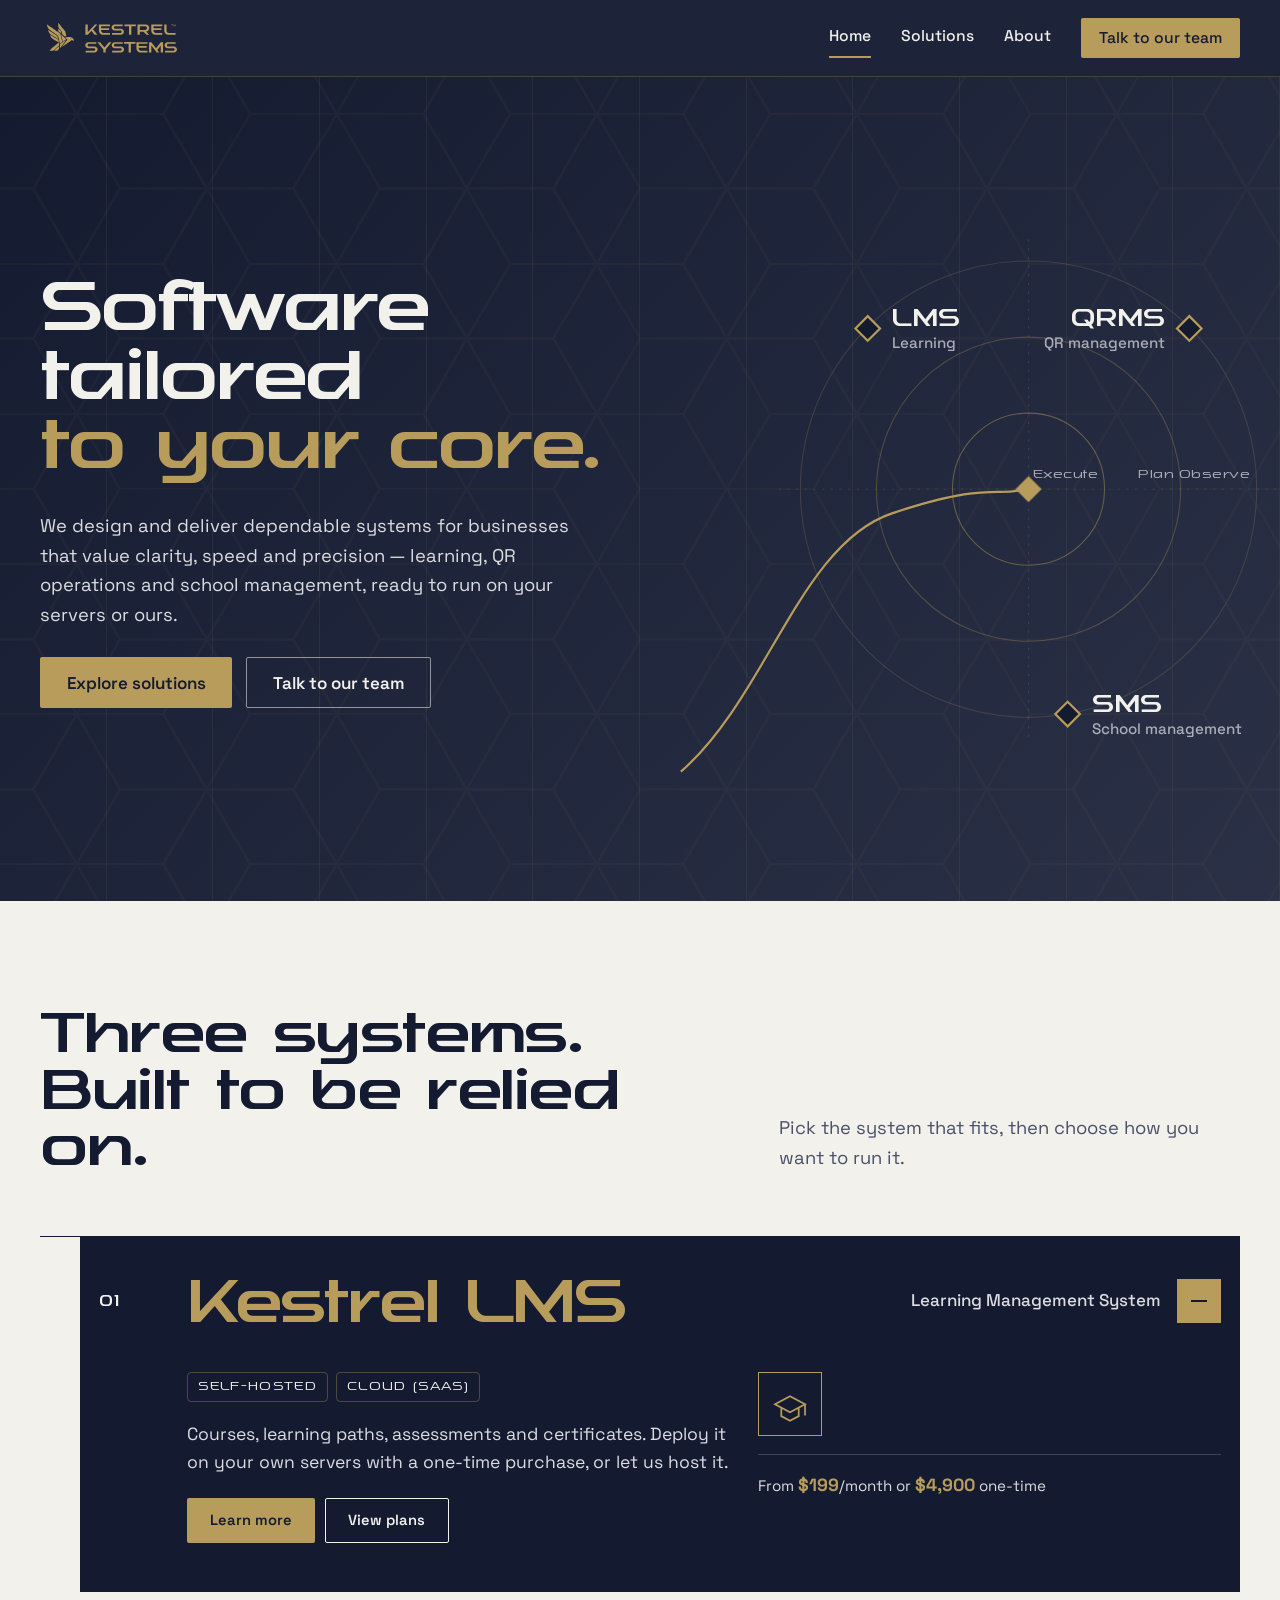
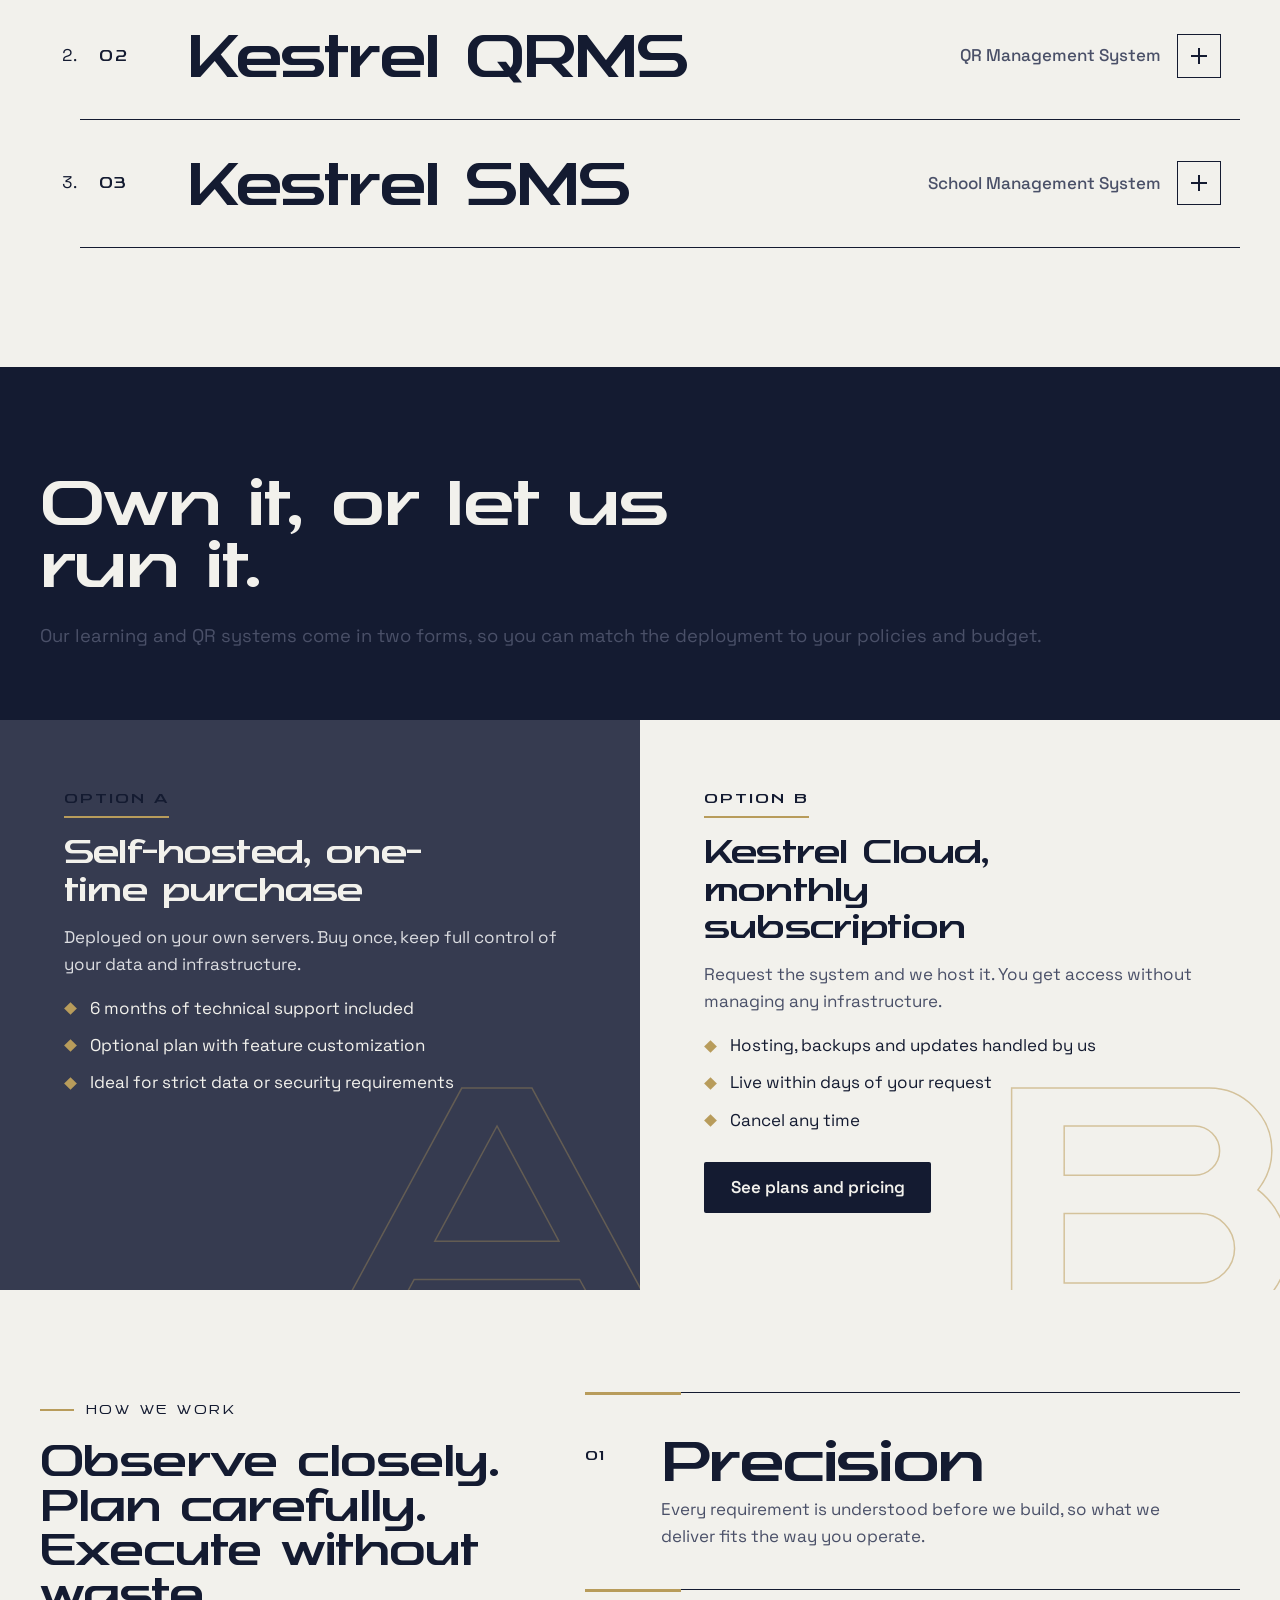
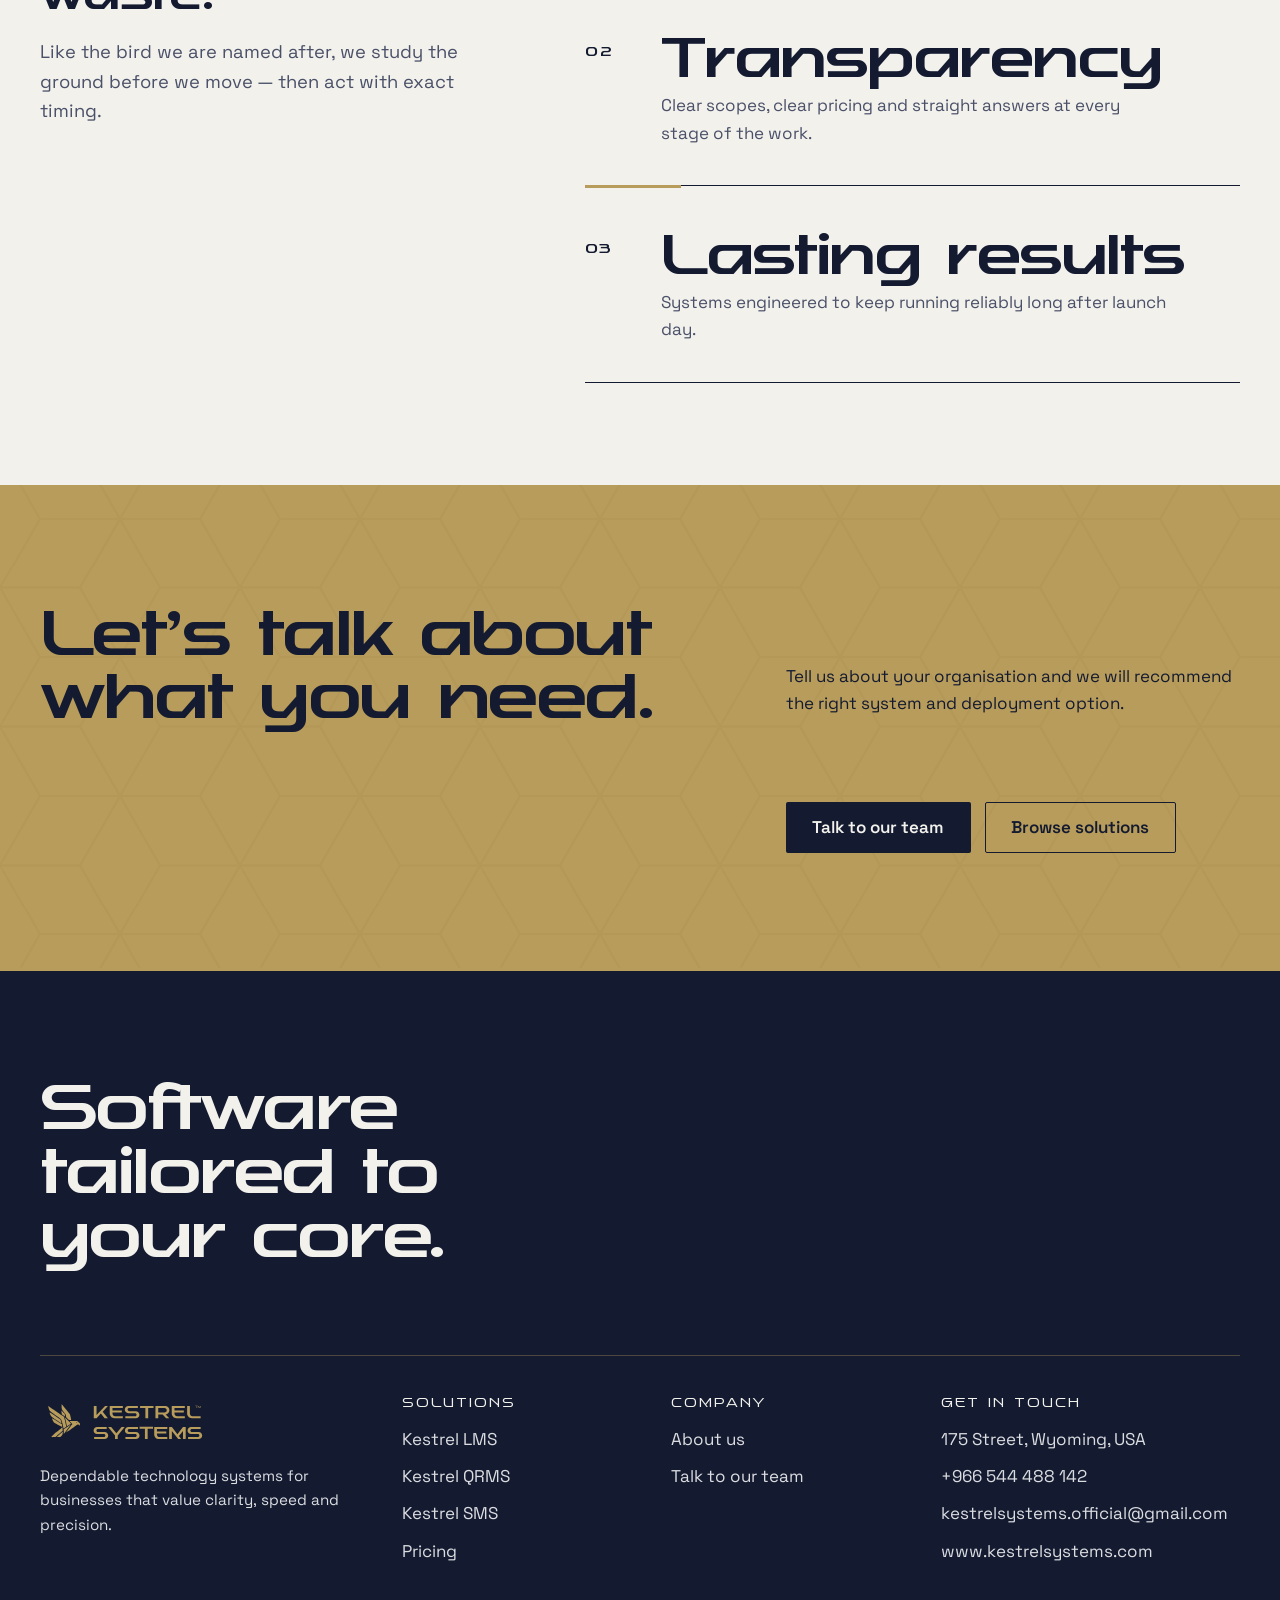
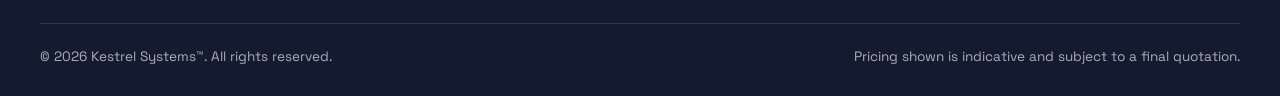
<file: index.html>
<!doctype html>
<html lang="en">
<head>
<meta charset="utf-8">
<meta name="viewport" content="width=device-width, initial-scale=1">
<title>Kestrel Systems — Software Tailored to Your Core</title>
<meta name="description" content="Kestrel Systems builds dependable learning (LMS), QR management (QRMS) and school management (SMS) systems. Self-hosted or cloud.">
<meta name="theme-color" content="#141B31">
<link rel="canonical" href="https://www.kestrelsystems.com/">
<meta property="og:type" content="website">
<meta property="og:site_name" content="Kestrel Systems">
<meta property="og:title" content="Kestrel Systems — Software Tailored to Your Core">
<meta property="og:description" content="Kestrel Systems builds dependable learning (LMS), QR management (QRMS) and school management (SMS) systems. Self-hosted or cloud.">
<meta property="og:url" content="https://www.kestrelsystems.com/">
<meta property="og:image" content="https://www.kestrelsystems.com/assets/img/og-image.png">
<meta name="twitter:card" content="summary_large_image">
<link rel="icon" href="assets/icons/favicon.svg" type="image/svg+xml">
<link rel="icon" href="assets/icons/favicon-32.png" sizes="32x32" type="image/png">
<link rel="apple-touch-icon" href="assets/icons/apple-touch-icon.png">
<link rel="manifest" href="site.webmanifest">
<link rel="preconnect" href="https://fonts.googleapis.com">
<link rel="preconnect" href="https://fonts.gstatic.com" crossorigin>
<link href="https://fonts.googleapis.com/css2?family=Space+Grotesk:wght@400;500;600;700&display=swap" rel="stylesheet">
<link rel="stylesheet" href="css/styles.css">
<link rel="stylesheet" href="css/creative.css">
<script>document.documentElement.classList.add("js")</script>
<script type="application/ld+json">{
"@context": "https://schema.org",
"@type": "Organization",
"name": "Kestrel Systems",
"url": "https://www.kestrelsystems.com",
"logo": "https://www.kestrelsystems.com/assets/logo/kestrel-mark-gold.svg",
"email": "kestrelsystems.official@gmail.com",
"telephone": "+966 544 488 142",
"description": "Dependable technology systems for businesses that value clarity, speed and precision."
}</script>
</head>
<body>
<a class="skip" href="#main">Skip to content</a>
<header class="site-header">
  <div class="wrap bar">
    <a class="brand" href="index.html" aria-label="Kestrel Systems — home"><img src="assets/logo/kestrel-horizontal-gold.svg" width="190" height="44" alt="Kestrel Systems"></a>
    <button class="nav-toggle" type="button" aria-expanded="false" aria-controls="nav">Menu</button>
    <nav id="nav" class="nav" aria-label="Primary">
      <a href="index.html" aria-current="page">Home</a>
      <a href="solutions.html">Solutions</a>
      <a href="about.html">About</a>
      <a class="btn btn--gold btn--sm" href="contact.html">Talk to our team</a>
    </nav>
  </div>
</header>
<main id="main">
<section class="hero hero--home"><div class="wrap hero__grid"><div class="hero__copy">
<h1><span class="ln">Software</span><span class="ln">tailored</span><span class="ln"><em>to your core.</em></span></h1>
<p class="lede">We design and deliver dependable systems for businesses that value clarity, speed and precision — learning, QR operations and school management, ready to run on your servers or ours.</p>
<div class="btn-row"><a class="btn btn--gold" href="solutions.html">Explore solutions</a><a class="btn btn--ghost" href="contact.html">Talk to our team</a></div></div>
<figure class="dg"><svg class="dg__svg" viewBox="0 0 560 560" role="group" aria-labelledby="dg-t"><title id="dg-t">Diagram: the Kestrel LMS, QRMS and SMS systems plotted on a sightline</title>
<g class="dg__rings" fill="none" stroke="currentColor"><circle cx="330" cy="280" r="70"/><circle cx="330" cy="280" r="140"/><circle cx="330" cy="280" r="210"/><path class="dg__axis" d="M330 50V510M100 280H560"/></g>
<g class="dg__ringlbl" aria-hidden="true"><text x="394" y="270">Execute</text><text x="464" y="270">Plan</text><text x="534" y="270">Observe</text></g>
<path class="dg__path" pathLength="1" d="M10 540C90 470 120 330 205 302S300 286 322 281"/>
<path class="dg__target" d="M330 268l12 12-12 12-12-12z"/>
<a class="dg__node" href="lms.html" aria-label="Kestrel LMS — Learning"><line class="dg__bearing" x1="182" y1="132" x2="330" y2="280"/><rect x="174" y="124" width="16" height="16" transform="rotate(45 182 132)"/><text class="dg__name" x="204" y="130" text-anchor="start">LMS</text><text class="dg__sub" x="204" y="150" text-anchor="start">Learning</text></a><a class="dg__node" href="qrms.html" aria-label="Kestrel QRMS — QR management"><line class="dg__bearing" x1="478" y1="132" x2="330" y2="280"/><rect x="470" y="124" width="16" height="16" transform="rotate(45 478 132)"/><text class="dg__name" x="456" y="130" text-anchor="end">QRMS</text><text class="dg__sub" x="456" y="150" text-anchor="end">QR management</text></a><a class="dg__node" href="sms.html" aria-label="Kestrel SMS — School management"><line class="dg__bearing" x1="366" y1="487" x2="330" y2="280"/><rect x="358" y="479" width="16" height="16" transform="rotate(45 366 487)"/><text class="dg__name" x="388" y="485" text-anchor="start">SMS</text><text class="dg__sub" x="388" y="505" text-anchor="start">School management</text></a></svg></figure></div></section>

<section class="section" id="systems"><div class="wrap">
<div class="systems__head" data-reveal><h2>Three systems. Built to be relied on.</h2><p class="lede">Pick the system that fits, then choose how you want to run it.</p></div>
<ol class="index"><li class="row is-open" data-reveal><button class="row__bar" type="button" aria-expanded="true" aria-controls="p-lms"><span class="row__n">01</span><span class="row__name">Kestrel LMS</span><span class="row__sub">Learning Management System</span><span class="row__plus" aria-hidden="true"></span></button>
<div class="row__panel" id="p-lms"><div class="row__inner"><div class="row__body"><div class="row__text"><div class="pcard__tags"><span class="tag">Self-hosted</span><span class="tag">Cloud (SaaS)</span></div><p>Courses, learning paths, assessments and certificates. Deploy it on your own servers with a one-time purchase, or let us host it.</p><div class="pcard__actions"><a class="btn btn--navy btn--sm" href="lms.html">Learn more</a><a class="btn btn--outline btn--sm" href="solutions.html#lms">View plans</a></div></div><div class="row__aside"><div class="pcard__icon"><svg class="" width="48" height="48" viewBox="0 0 48 48" fill="none" stroke="currentColor" stroke-width="2.2" stroke-linejoin="miter" stroke-linecap="square" aria-hidden="true"><path d="M5 18 L24 8 L43 18 L24 28 Z M13 23 V33 L24 39 L35 33 V23 M43 18 V31"/></svg></div><div class="pcard__price">From <b data-price="lms.saas.amount">$199</b>/month or <b data-price="lms.selfhosted.amount">$4,900</b> one-time</div></div></div></div></div></li><li class="row" data-reveal><button class="row__bar" type="button" aria-expanded="false" aria-controls="p-qrms"><span class="row__n">02</span><span class="row__name">Kestrel QRMS</span><span class="row__sub">QR Management System</span><span class="row__plus" aria-hidden="true"></span></button>
<div class="row__panel" id="p-qrms"><div class="row__inner"><div class="row__body"><div class="row__text"><div class="pcard__tags"><span class="tag">Self-hosted</span><span class="tag">Cloud (SaaS)</span></div><p>Dynamic codes, bulk generation, branded designs and scan analytics. Run it in-house with a one-time purchase, or subscribe to the hosted version.</p><div class="pcard__actions"><a class="btn btn--navy btn--sm" href="qrms.html">Learn more</a><a class="btn btn--outline btn--sm" href="solutions.html#qrms">View plans</a></div></div><div class="row__aside"><div class="pcard__icon"><svg class="" width="48" height="48" viewBox="0 0 48 48" fill="none" stroke="currentColor" stroke-width="2.2" stroke-linejoin="miter" stroke-linecap="square" aria-hidden="true"><path d="M7 7h14v14H7z M27 7h14v14H27z M7 27h14v14H7z M12 12h4v4h-4z M32 12h4v4h-4z M12 32h4v4h-4z M27 27h6v6h-6z M36 36h5v5h-5z M35 27h6 M27 36h4"/></svg></div><div class="pcard__price">From <b data-price="qrms.saas.amount">$99</b>/month or <b data-price="qrms.selfhosted.amount">$2,900</b> one-time</div></div></div></div></div></li><li class="row" data-reveal><button class="row__bar" type="button" aria-expanded="false" aria-controls="p-sms"><span class="row__n">03</span><span class="row__name">Kestrel SMS</span><span class="row__sub">School Management System</span><span class="row__plus" aria-hidden="true"></span></button>
<div class="row__panel" id="p-sms"><div class="row__inner"><div class="row__body"><div class="row__text"><div class="pcard__tags"><span class="tag">Cloud (SaaS)</span><span class="tag">Monthly / yearly</span></div><p>Admissions, attendance, timetables, fees and report cards for learning centres and cloud schools. Subscription only, billed monthly or yearly.</p><div class="pcard__actions"><a class="btn btn--navy btn--sm" href="sms.html">Learn more</a><a class="btn btn--outline btn--sm" href="solutions.html#sms">View plans</a></div></div><div class="row__aside"><div class="pcard__icon"><svg class="" width="48" height="48" viewBox="0 0 48 48" fill="none" stroke="currentColor" stroke-width="2.2" stroke-linejoin="miter" stroke-linecap="square" aria-hidden="true"><path d="M5 41h38 M9 41V21L24 9l15 12v20 M19 41V29h10v12 M24 9V3h7 M14 25h3 M31 25h3"/></svg></div><div class="pcard__price">From <b data-price="sms.starter.monthly">$79</b>/month</div></div></div></div></div></li></ol></div></section>

<section class="deploy"><div class="wrap deploy__head" data-reveal><h2>Own it, or let us run it.</h2><p class="lede">Our learning and QR systems come in two forms, so you can match the deployment to your policies and budget.</p></div>
<div class="deploy__halves">
<div class="deploy__half deploy__half--a" data-reveal><span class="deploy__letter" aria-hidden="true">A</span><span class="num">OPTION A</span><h3>Self-hosted, one-time purchase</h3><p>Deployed on your own servers. Buy once, keep full control of your data and infrastructure.</p><ul class="ticks"><li>6 months of technical support included</li><li>Optional plan with feature customization</li><li>Ideal for strict data or security requirements</li></ul></div>
<div class="deploy__half deploy__half--b" data-reveal><span class="deploy__letter" aria-hidden="true">B</span><span class="num">OPTION B</span><h3>Kestrel Cloud, monthly subscription</h3><p>Request the system and we host it. You get access without managing any infrastructure.</p><ul class="ticks"><li>Hosting, backups and updates handled by us</li><li>Live within days of your request</li><li>Cancel any time</li></ul><div class="btn-row"><a class="btn btn--navy" href="solutions.html#pricing">See plans and pricing</a></div></div>
</div></section>

<section class="section"><div class="wrap work">
<div class="work__lead" data-reveal><span class="eyebrow">How we work</span><h2>Observe closely. Plan carefully. Execute without waste.</h2><p class="lede">Like the bird we are named after, we study the ground before we move — then act with exact timing.</p></div>
<div><div class="principle" data-reveal><span class="num">01</span><h3>Precision</h3><p>Every requirement is understood before we build, so what we deliver fits the way you operate.</p></div>
<div class="principle" data-reveal><span class="num">02</span><h3>Transparency</h3><p>Clear scopes, clear pricing and straight answers at every stage of the work.</p></div>
<div class="principle" data-reveal><span class="num">03</span><h3>Lasting results</h3><p>Systems engineered to keep running reliably long after launch day.</p></div></div>
</div></section>
<section class="cta"><div class="wrap" data-reveal><div><h2>Let’s talk about what you need.</h2></div><p>Tell us about your organisation and we will recommend the right system and deployment option.</p>
<div class="btn-row"><a class="btn btn--gold" href="contact.html">Talk to our team</a><a class="btn btn--ghost" href="solutions.html">Browse solutions</a></div></div></section>
</main>
<footer class="site-footer">
  <div class="wrap">
    <div class="footer__grid">
      <div>
        <a class="brand" href="index.html" aria-label="Kestrel Systems — home"><img src="assets/logo/kestrel-horizontal-gold.svg" width="190" height="44" alt="Kestrel Systems"></a>
        <p>Dependable technology systems for businesses that value clarity, speed and precision.</p>
      </div>
      <div>
        <h4>Solutions</h4>
        <ul>
          <li><a href="lms.html">Kestrel LMS</a></li>
          <li><a href="qrms.html">Kestrel QRMS</a></li>
          <li><a href="sms.html">Kestrel SMS</a></li>
          <li><a href="solutions.html#pricing">Pricing</a></li>
        </ul>
      </div>
      <div>
        <h4>Company</h4>
        <ul>
          <li><a href="about.html">About us</a></li>
          <li><a href="contact.html">Talk to our team</a></li>
        </ul>
      </div>
      <div>
        <h4>Get in touch</h4>
        <ul>
          <li>175 Street, Wyoming, USA</li>
          <li><a href="https://wa.me/966544488142">+966 544 488 142</a></li>
          <li><a href="mailto:kestrelsystems.official@gmail.com">kestrelsystems.official@gmail.com</a></li>
          <li><a href="https://www.kestrelsystems.com">www.kestrelsystems.com</a></li>
        </ul>
      </div>
    </div>
    <div class="footer__bottom">
      <span>© <span data-year>2026</span> Kestrel Systems™. All rights reserved.</span>
      <span>Pricing shown is indicative and subject to a final quotation.</span>
    </div>
  </div>
</footer>
<script src="js/pricing.js"></script>
<script src="js/main.js"></script>
</body>
</html>
</file>
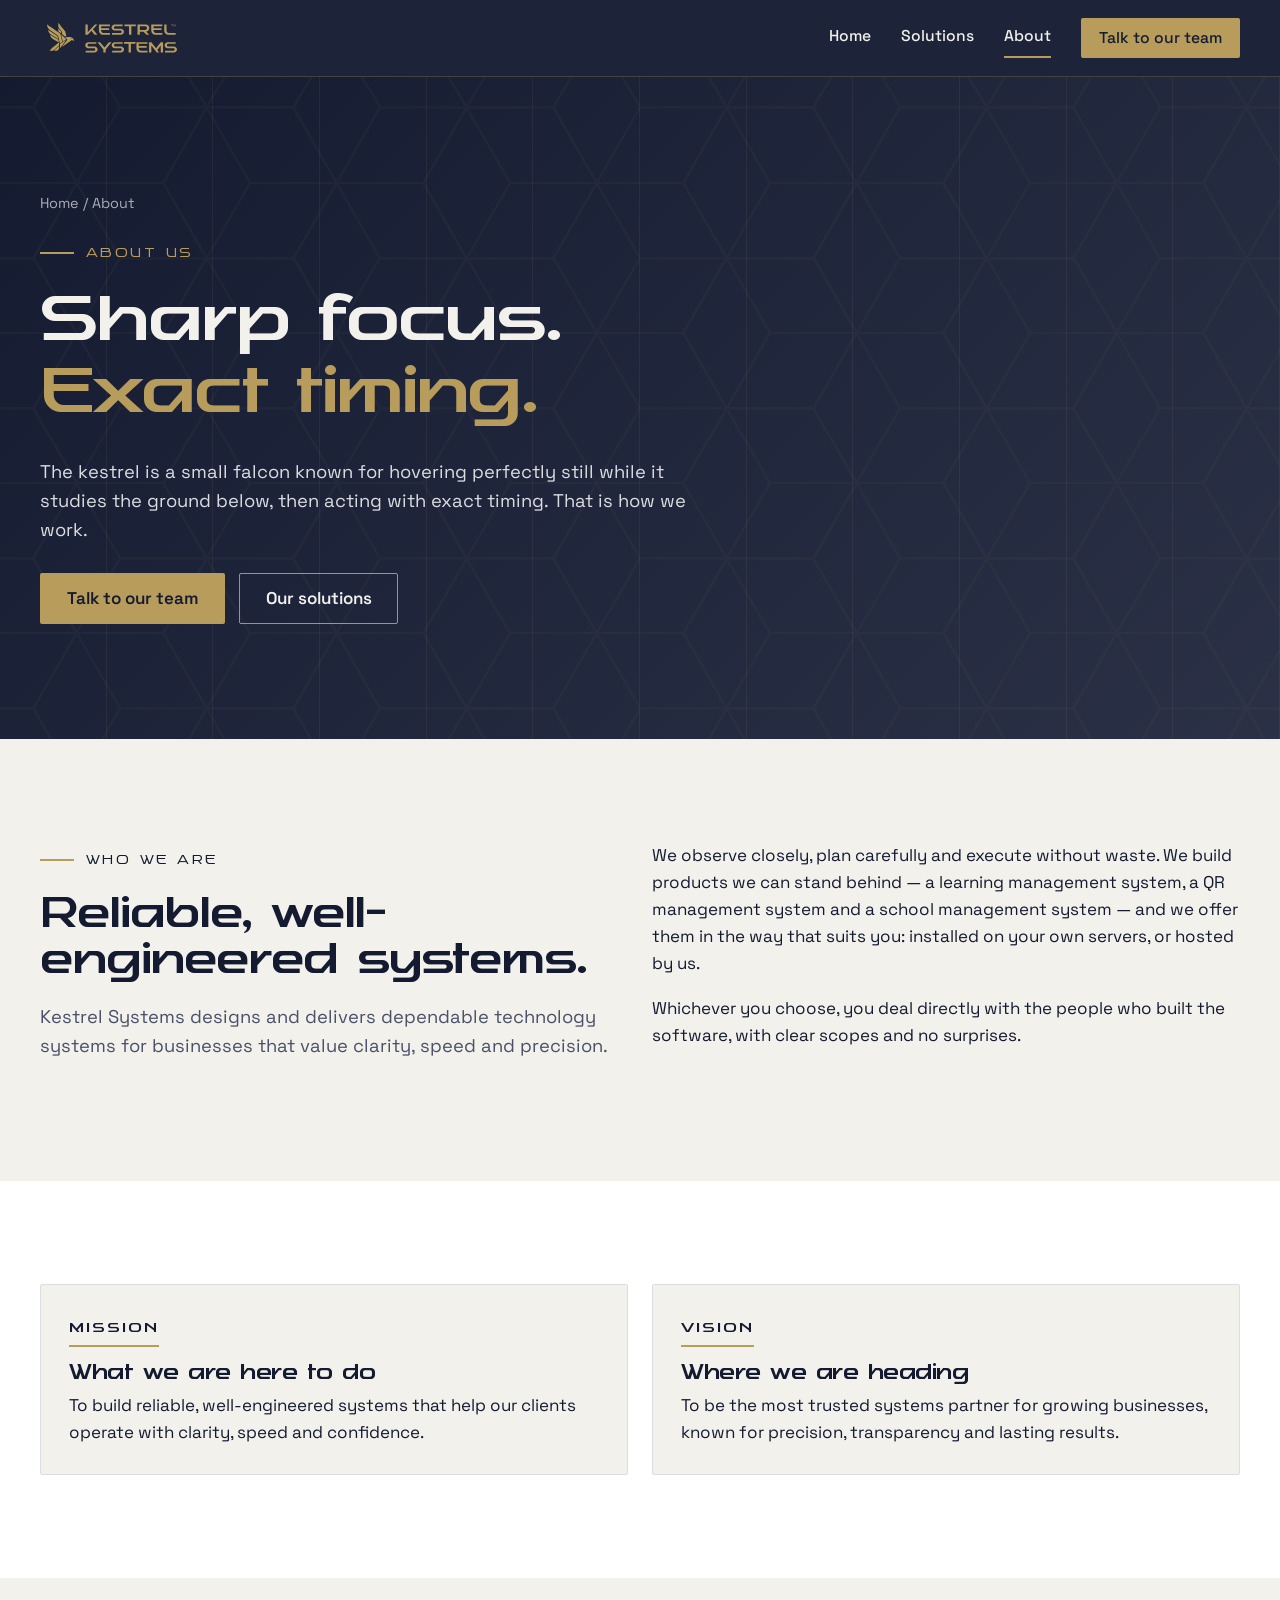
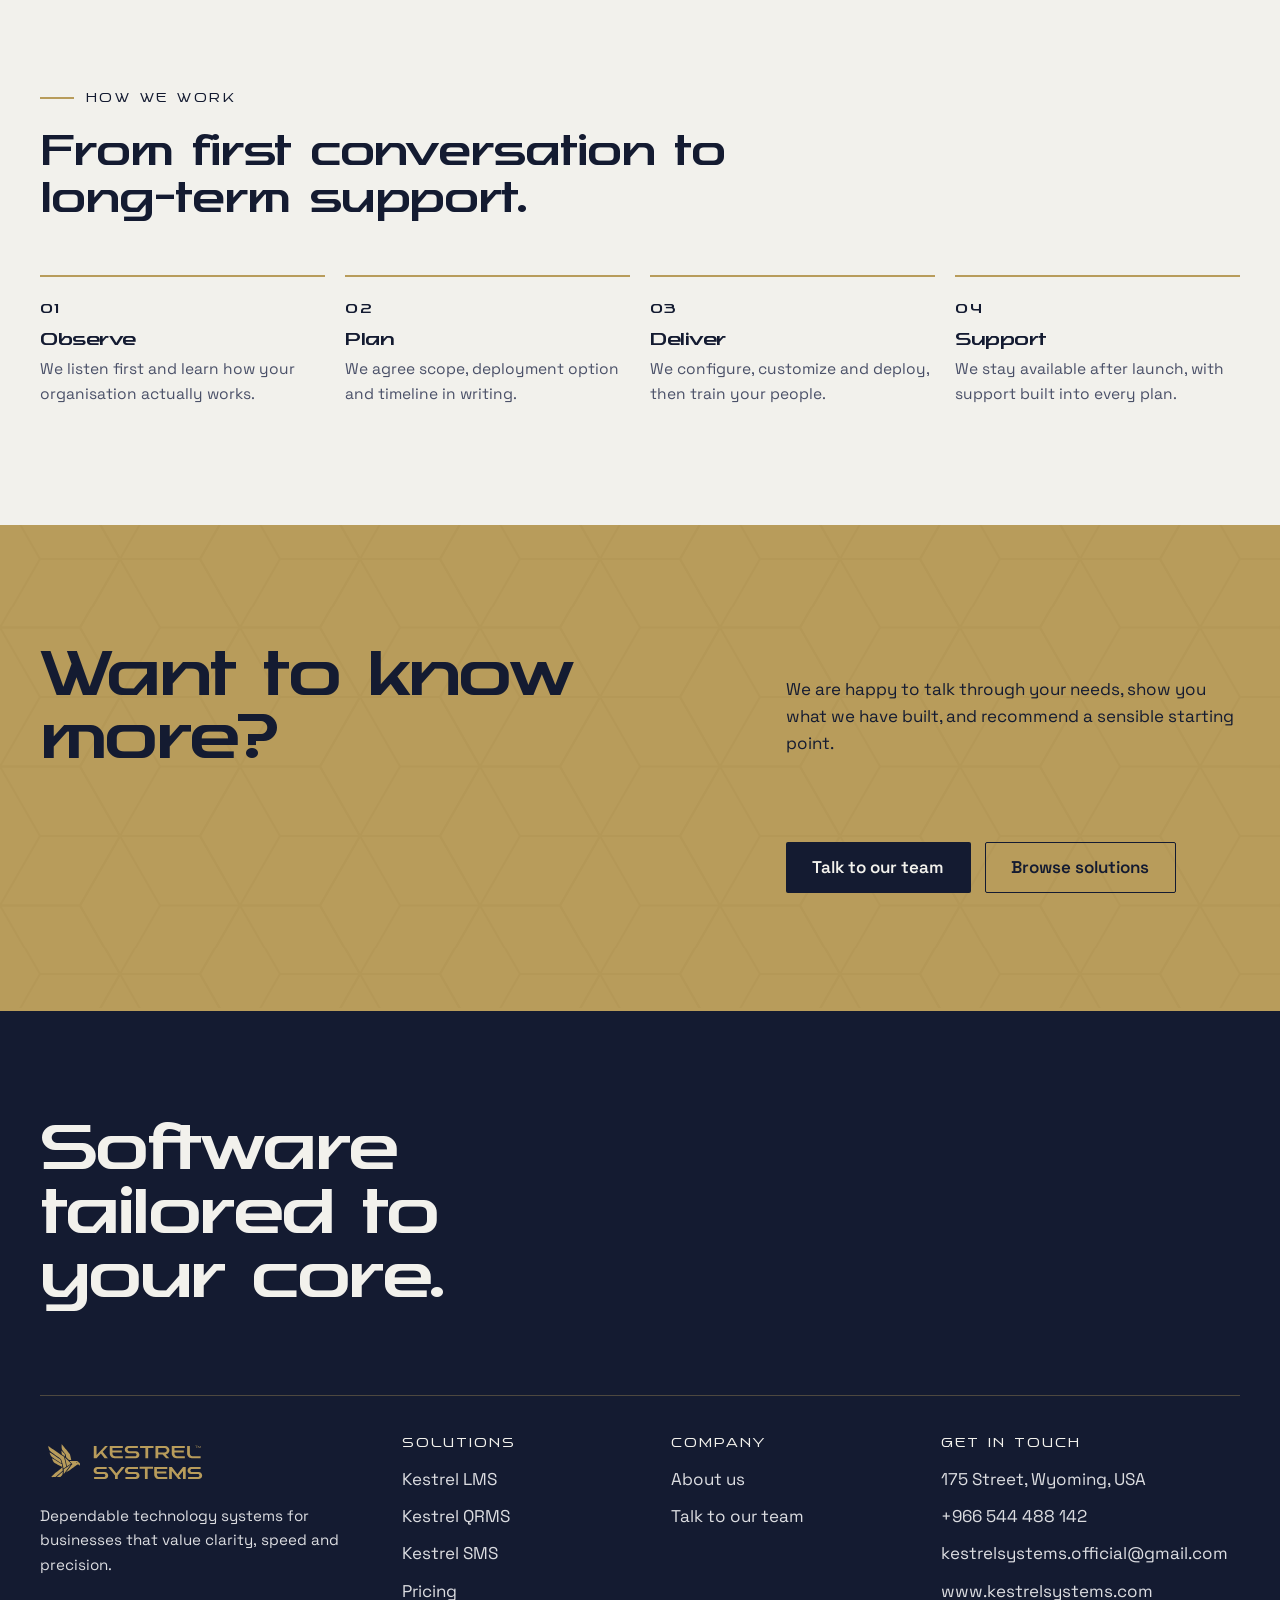
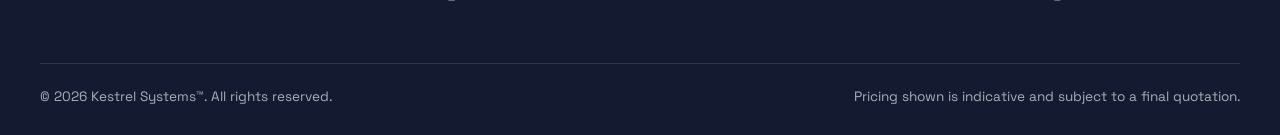
<file: about.html>
<!doctype html>
<html lang="en">
<head>
<meta charset="utf-8">
<meta name="viewport" content="width=device-width, initial-scale=1">
<title>About Kestrel Systems — Precision-built Systems</title>
<meta name="description" content="Meet Kestrel Systems: a systems partner for growing businesses, known for precision, transparency and lasting results.">
<meta name="theme-color" content="#141B31">
<link rel="canonical" href="https://www.kestrelsystems.com/about.html">
<meta property="og:type" content="website">
<meta property="og:site_name" content="Kestrel Systems">
<meta property="og:title" content="About Kestrel Systems — Precision-built Systems">
<meta property="og:description" content="Meet Kestrel Systems: a systems partner for growing businesses, known for precision, transparency and lasting results.">
<meta property="og:url" content="https://www.kestrelsystems.com/about.html">
<meta property="og:image" content="https://www.kestrelsystems.com/assets/img/og-image.png">
<meta name="twitter:card" content="summary_large_image">
<link rel="icon" href="assets/icons/favicon.svg" type="image/svg+xml">
<link rel="icon" href="assets/icons/favicon-32.png" sizes="32x32" type="image/png">
<link rel="apple-touch-icon" href="assets/icons/apple-touch-icon.png">
<link rel="manifest" href="site.webmanifest">
<link rel="preconnect" href="https://fonts.googleapis.com">
<link rel="preconnect" href="https://fonts.gstatic.com" crossorigin>
<link href="https://fonts.googleapis.com/css2?family=Space+Grotesk:wght@400;500;600;700&display=swap" rel="stylesheet">
<link rel="stylesheet" href="css/styles.css">
<link rel="stylesheet" href="css/creative.css">
</head>
<body>
<a class="skip" href="#main">Skip to content</a>
<header class="site-header">
  <div class="wrap bar">
    <a class="brand" href="index.html" aria-label="Kestrel Systems — home"><img src="assets/logo/kestrel-horizontal-gold.svg" width="190" height="44" alt="Kestrel Systems"></a>
    <button class="nav-toggle" type="button" aria-expanded="false" aria-controls="nav">Menu</button>
    <nav id="nav" class="nav" aria-label="Primary">
      <a href="index.html">Home</a>
      <a href="solutions.html">Solutions</a>
      <a href="about.html" aria-current="page">About</a>
      <a class="btn btn--gold btn--sm" href="contact.html">Talk to our team</a>
    </nav>
  </div>
</header>
<main id="main">
<section class="hero hero--inner">
  <div class="wrap hero__grid">
    <div>
      <div class="crumbs"><a href="index.html">Home</a> / About</div>
      <span class="eyebrow">About us</span>
      <h1>Sharp focus. <em>Exact timing.</em></h1>
      <p class="lede">The kestrel is a small falcon known for hovering perfectly still while it studies the ground below, then acting with exact timing. That is how we work.</p>
      <div class="btn-row"><a class="btn btn--gold" href="contact.html">Talk to our team</a><a class="btn btn--ghost" href="solutions.html">Our solutions</a></div>
    </div>
    <div></div>
  </div>
</section>

<section class="section">
  <div class="wrap grid grid--2">
    <div data-reveal>
      <span class="eyebrow">Who we are</span>
      <h2>Reliable, well-engineered systems.</h2>
      <p class="lede">Kestrel Systems designs and delivers dependable technology systems for businesses that value clarity, speed and precision.</p>
    </div>
    <div data-reveal>
      <p>We observe closely, plan carefully and execute without waste. We build products we can stand behind — a learning management system, a QR management system and a school management system — and we offer them in the way that suits you: installed on your own servers, or hosted by us.</p>
      <p>Whichever you choose, you deal directly with the people who built the software, with clear scopes and no surprises.</p>
    </div>
  </div>
</section>

<section class="section section--white">
  <div class="wrap grid grid--2">
    <div class="card" data-reveal><span class="num">MISSION</span><h3>What we are here to do</h3><p>To build reliable, well-engineered systems that help our clients operate with clarity, speed and confidence.</p></div>
    <div class="card" data-reveal><span class="num">VISION</span><h3>Where we are heading</h3><p>To be the most trusted systems partner for growing businesses, known for precision, transparency and lasting results.</p></div>
  </div>
</section>

<section class="section">
  <div class="wrap">
    <div class="section-head" data-reveal>
      <span class="eyebrow">How we work</span>
      <h2>From first conversation to long-term support.</h2>
    </div>
    <div class="steps"><div class="step" data-reveal><h3>Observe</h3><p>We listen first and learn how your organisation actually works.</p></div><div class="step" data-reveal><h3>Plan</h3><p>We agree scope, deployment option and timeline in writing.</p></div><div class="step" data-reveal><h3>Deliver</h3><p>We configure, customize and deploy, then train your people.</p></div><div class="step" data-reveal><h3>Support</h3><p>We stay available after launch, with support built into every plan.</p></div></div>
  </div>
</section>

<section class="cta">
  <div class="wrap" data-reveal>
    <h2>Want to know more?</h2>
    <p>We are happy to talk through your needs, show you what we have built, and recommend a sensible starting point.</p>
    <div class="btn-row">
      <a class="btn btn--gold" href="contact.html">Talk to our team</a>
      <a class="btn btn--ghost" href="solutions.html">Browse solutions</a>
    </div>
  </div>
</section>
</main>
<footer class="site-footer">
  <div class="wrap">
    <div class="footer__grid">
      <div>
        <a class="brand" href="index.html" aria-label="Kestrel Systems — home"><img src="assets/logo/kestrel-horizontal-gold.svg" width="190" height="44" alt="Kestrel Systems"></a>
        <p>Dependable technology systems for businesses that value clarity, speed and precision.</p>
      </div>
      <div>
        <h4>Solutions</h4>
        <ul>
          <li><a href="lms.html">Kestrel LMS</a></li>
          <li><a href="qrms.html">Kestrel QRMS</a></li>
          <li><a href="sms.html">Kestrel SMS</a></li>
          <li><a href="solutions.html#pricing">Pricing</a></li>
        </ul>
      </div>
      <div>
        <h4>Company</h4>
        <ul>
          <li><a href="about.html">About us</a></li>
          <li><a href="contact.html">Talk to our team</a></li>
        </ul>
      </div>
      <div>
        <h4>Get in touch</h4>
        <ul>
          <li>175 Street, Wyoming, USA</li>
          <li><a href="https://wa.me/966544488142">+966 544 488 142</a></li>
          <li><a href="mailto:kestrelsystems.official@gmail.com">kestrelsystems.official@gmail.com</a></li>
          <li><a href="https://www.kestrelsystems.com">www.kestrelsystems.com</a></li>
        </ul>
      </div>
    </div>
    <div class="footer__bottom">
      <span>© <span data-year>2026</span> Kestrel Systems™. All rights reserved.</span>
      <span>Pricing shown is indicative and subject to a final quotation.</span>
    </div>
  </div>
</footer>
<script src="js/pricing.js"></script>
<script src="js/main.js"></script>
</body>
</html>
</file>
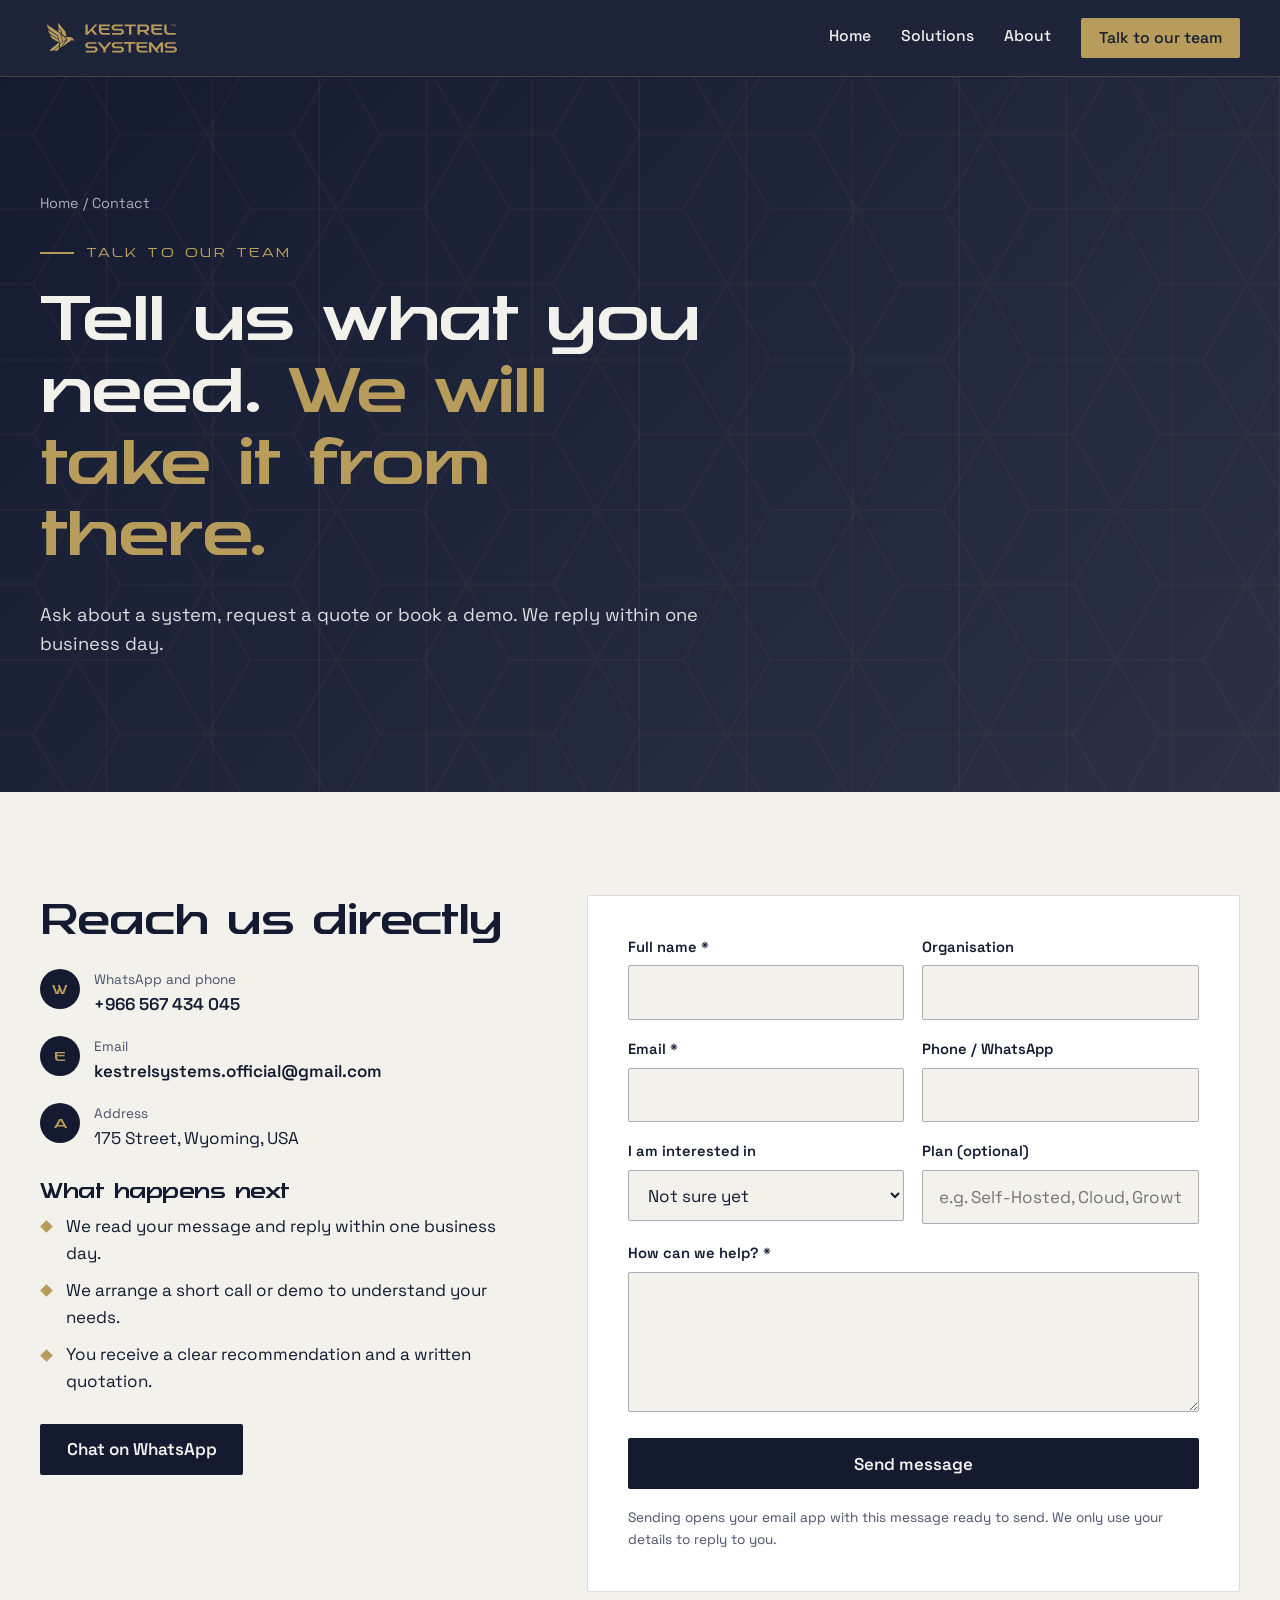
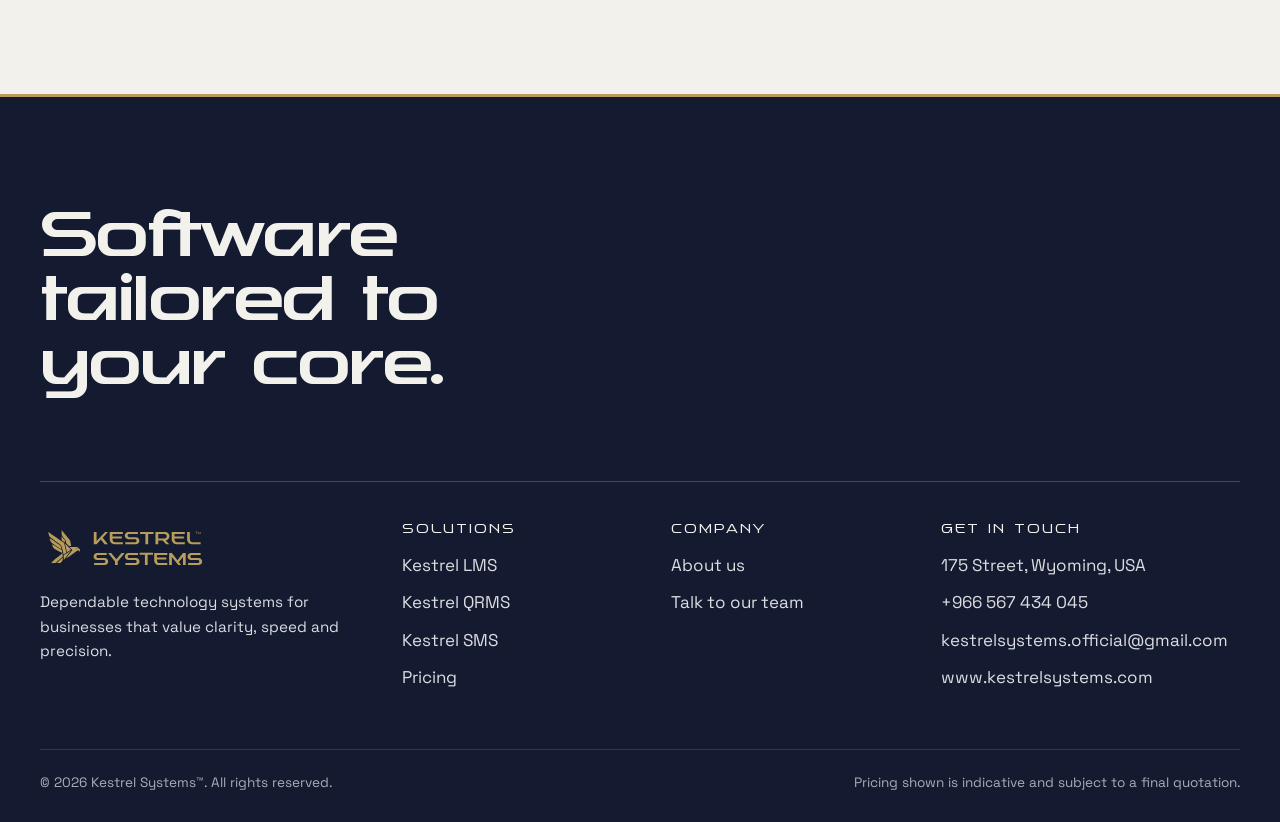
<file: contact.html>
<!doctype html>
<html lang="en">
<head>
<meta charset="utf-8">
<meta name="viewport" content="width=device-width, initial-scale=1">
<title>Talk to Our Team — Kestrel Systems</title>
<meta name="description" content="Contact Kestrel Systems to ask about LMS, QRMS or SMS, request a quote or book a demo.">
<meta name="theme-color" content="#141B31">
<link rel="canonical" href="https://www.kestrelsystems.com/contact.html">
<meta property="og:type" content="website">
<meta property="og:site_name" content="Kestrel Systems">
<meta property="og:title" content="Talk to Our Team — Kestrel Systems">
<meta property="og:description" content="Contact Kestrel Systems to ask about LMS, QRMS or SMS, request a quote or book a demo.">
<meta property="og:url" content="https://www.kestrelsystems.com/contact.html">
<meta property="og:image" content="https://www.kestrelsystems.com/assets/img/og-image.png">
<meta name="twitter:card" content="summary_large_image">
<link rel="icon" href="assets/icons/favicon.svg" type="image/svg+xml">
<link rel="icon" href="assets/icons/favicon-32.png" sizes="32x32" type="image/png">
<link rel="apple-touch-icon" href="assets/icons/apple-touch-icon.png">
<link rel="manifest" href="site.webmanifest">
<link rel="preconnect" href="https://fonts.googleapis.com">
<link rel="preconnect" href="https://fonts.gstatic.com" crossorigin>
<link href="https://fonts.googleapis.com/css2?family=Space+Grotesk:wght@400;500;600;700&display=swap" rel="stylesheet">
<link rel="stylesheet" href="css/styles.css">
<link rel="stylesheet" href="css/creative.css">
</head>
<body>
<a class="skip" href="#main">Skip to content</a>
<header class="site-header">
  <div class="wrap bar">
    <a class="brand" href="index.html" aria-label="Kestrel Systems — home"><img src="assets/logo/kestrel-horizontal-gold.svg" width="190" height="44" alt="Kestrel Systems"></a>
    <button class="nav-toggle" type="button" aria-expanded="false" aria-controls="nav">Menu</button>
    <nav id="nav" class="nav" aria-label="Primary">
      <a href="index.html">Home</a>
      <a href="solutions.html">Solutions</a>
      <a href="about.html">About</a>
      <a class="btn btn--gold btn--sm" href="contact.html" aria-current="page">Talk to our team</a>
    </nav>
  </div>
</header>
<main id="main">
<section class="hero hero--inner">
  <div class="wrap hero__grid">
    <div>
      <div class="crumbs"><a href="index.html">Home</a> / Contact</div>
      <span class="eyebrow">Talk to our team</span>
      <h1>Tell us what you need. <em>We will take it from there.</em></h1>
      <p class="lede">Ask about a system, request a quote or book a demo. We reply within one business day.</p>
    </div>
    <div></div>
  </div>
</section>

<section class="section">
  <div class="wrap contact-grid">
    <div data-reveal>
      <h2>Reach us directly</h2>
      <ul class="contact-list">
        <li><span class="dot">W</span><div><small>WhatsApp and phone</small><a href="https://wa.me/966567434045">+966 567 434 045</a></div></li>
        <li><span class="dot">E</span><div><small>Email</small><a href="mailto:kestrelsystems.official@gmail.com">kestrelsystems.official@gmail.com</a></div></li>
        <li><span class="dot">A</span><div><small>Address</small>175 Street, Wyoming, USA</div></li>
      </ul>
      <h3>What happens next</h3>
      <ul class="ticks">
        <li>We read your message and reply within one business day.</li>
        <li>We arrange a short call or demo to understand your needs.</li>
        <li>You receive a clear recommendation and a written quotation.</li>
      </ul>
      <div class="btn-row"><a class="btn btn--navy" href="https://wa.me/966567434045">Chat on WhatsApp</a></div>
    </div>
    <form class="form" id="contact-form" data-to="kestrelsystems.official@gmail.com" data-reveal novalidate>
      <div class="form__row">
        <div class="field"><label for="name">Full name *</label><input id="name" name="name" autocomplete="name" required></div>
        <div class="field"><label for="company">Organisation</label><input id="company" name="company" autocomplete="organization"></div>
      </div>
      <div class="form__row">
        <div class="field"><label for="email">Email *</label><input id="email" name="email" type="email" autocomplete="email" required></div>
        <div class="field"><label for="phone">Phone / WhatsApp</label><input id="phone" name="phone" type="tel" autocomplete="tel"></div>
      </div>
      <div class="form__row">
        <div class="field"><label for="interest">I am interested in</label>
          <select id="interest" name="interest">
            <option value="">Not sure yet</option>
            <option value="LMS">Kestrel LMS — Learning Management System</option>
            <option value="QRMS">Kestrel QRMS — QR Management System</option>
            <option value="SMS">Kestrel SMS — School Management System</option>
            <option value="Other">Something else</option>
          </select></div>
        <div class="field"><label for="plan">Plan (optional)</label><input id="plan" name="plan" placeholder="e.g. Self-Hosted, Cloud, Growth"></div>
      </div>
      <div class="field"><label for="message">How can we help? *</label><textarea id="message" name="message" required></textarea></div>
      <button class="btn btn--navy" type="submit">Send message</button>
      <div class="form__status" id="form-status" role="status" hidden></div>
      <p class="form__fine">Sending opens your email app with this message ready to send. We only use your details to reply to you.</p>
    </form>
  </div>
</section></main>
<footer class="site-footer">
  <div class="wrap">
    <div class="footer__grid">
      <div>
        <a class="brand" href="index.html" aria-label="Kestrel Systems — home"><img src="assets/logo/kestrel-horizontal-gold.svg" width="190" height="44" alt="Kestrel Systems"></a>
        <p>Dependable technology systems for businesses that value clarity, speed and precision.</p>
      </div>
      <div>
        <h4>Solutions</h4>
        <ul>
          <li><a href="lms.html">Kestrel LMS</a></li>
          <li><a href="qrms.html">Kestrel QRMS</a></li>
          <li><a href="sms.html">Kestrel SMS</a></li>
          <li><a href="solutions.html#pricing">Pricing</a></li>
        </ul>
      </div>
      <div>
        <h4>Company</h4>
        <ul>
          <li><a href="about.html">About us</a></li>
          <li><a href="contact.html">Talk to our team</a></li>
        </ul>
      </div>
      <div>
        <h4>Get in touch</h4>
        <ul>
          <li>175 Street, Wyoming, USA</li>
          <li><a href="https://wa.me/966567434045">+966 567 434 045</a></li>
          <li><a href="mailto:kestrelsystems.official@gmail.com">kestrelsystems.official@gmail.com</a></li>
          <li><a href="https://www.kestrelsystems.com">www.kestrelsystems.com</a></li>
        </ul>
      </div>
    </div>
    <div class="footer__bottom">
      <span>© <span data-year>2026</span> Kestrel Systems™. All rights reserved.</span>
      <span>Pricing shown is indicative and subject to a final quotation.</span>
    </div>
  </div>
</footer>
<script src="js/pricing.js"></script>
<script src="js/main.js"></script>
</body>
</html>
</file>
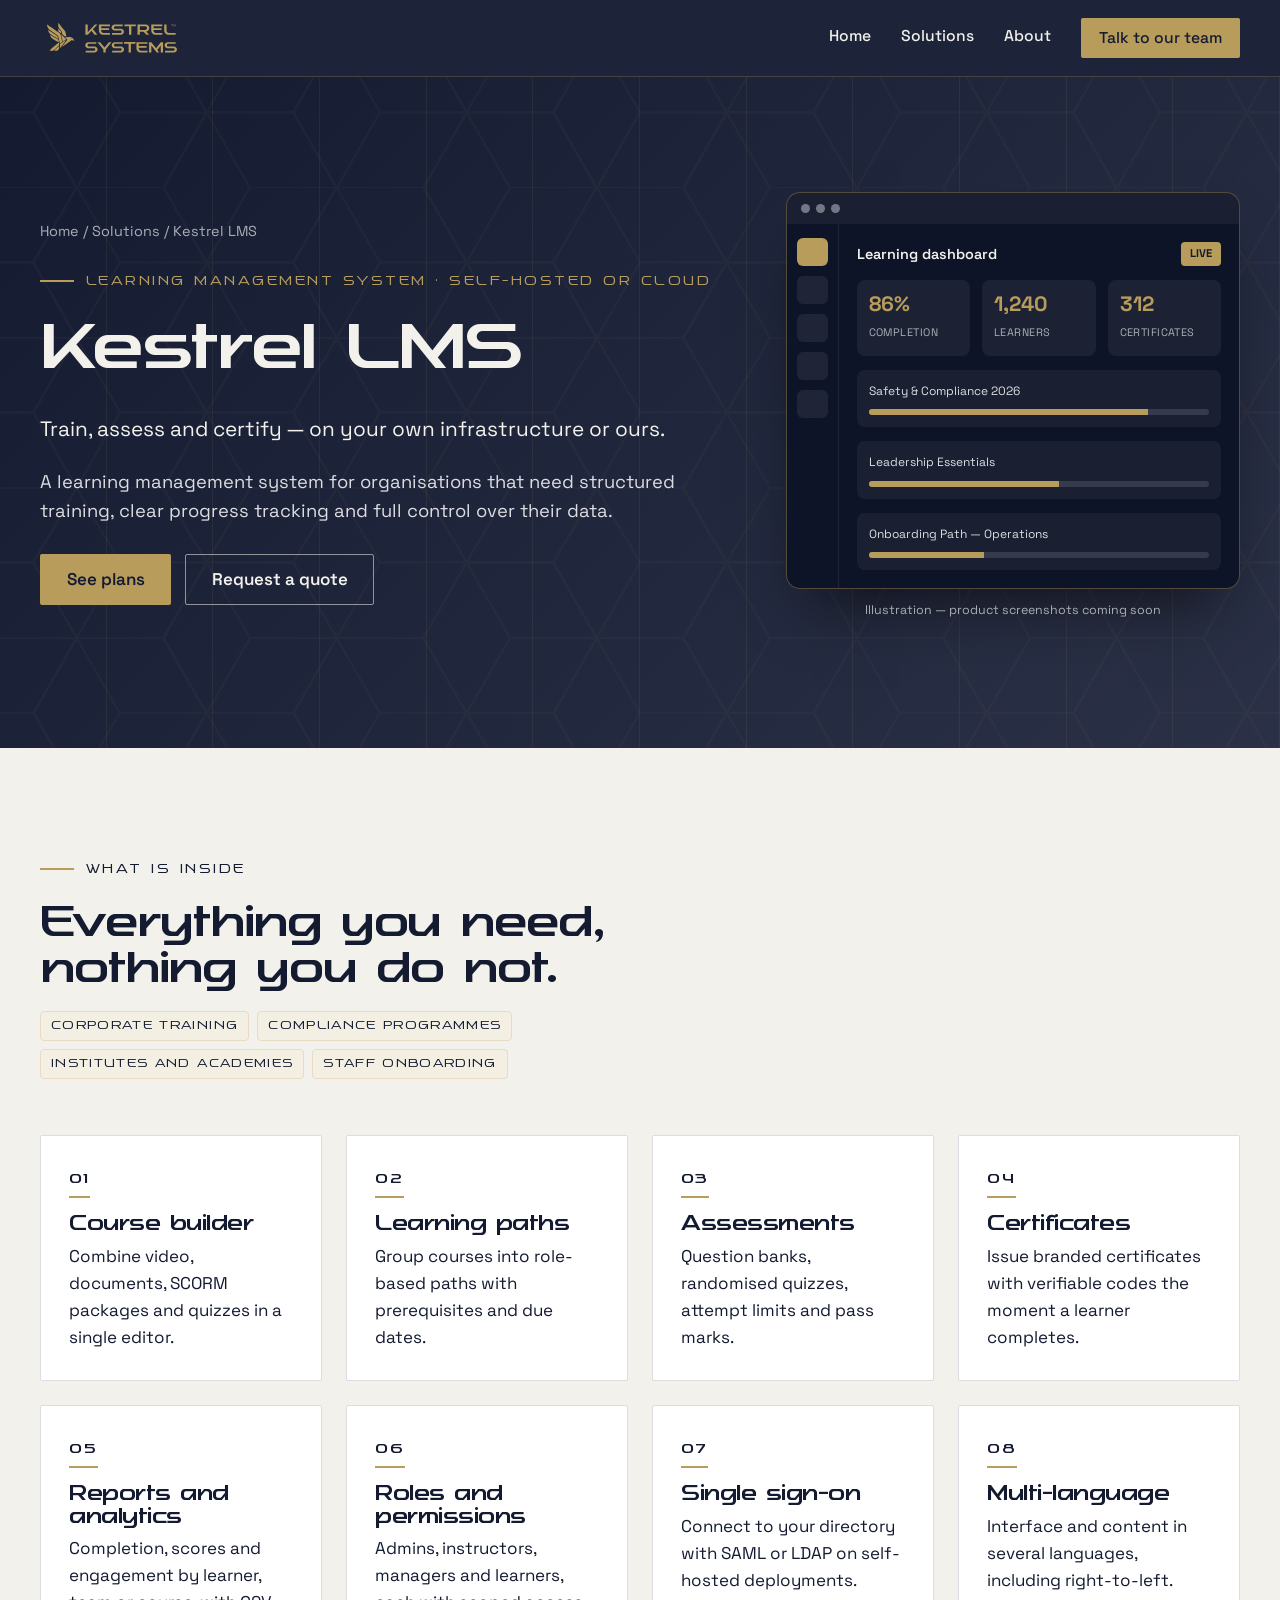
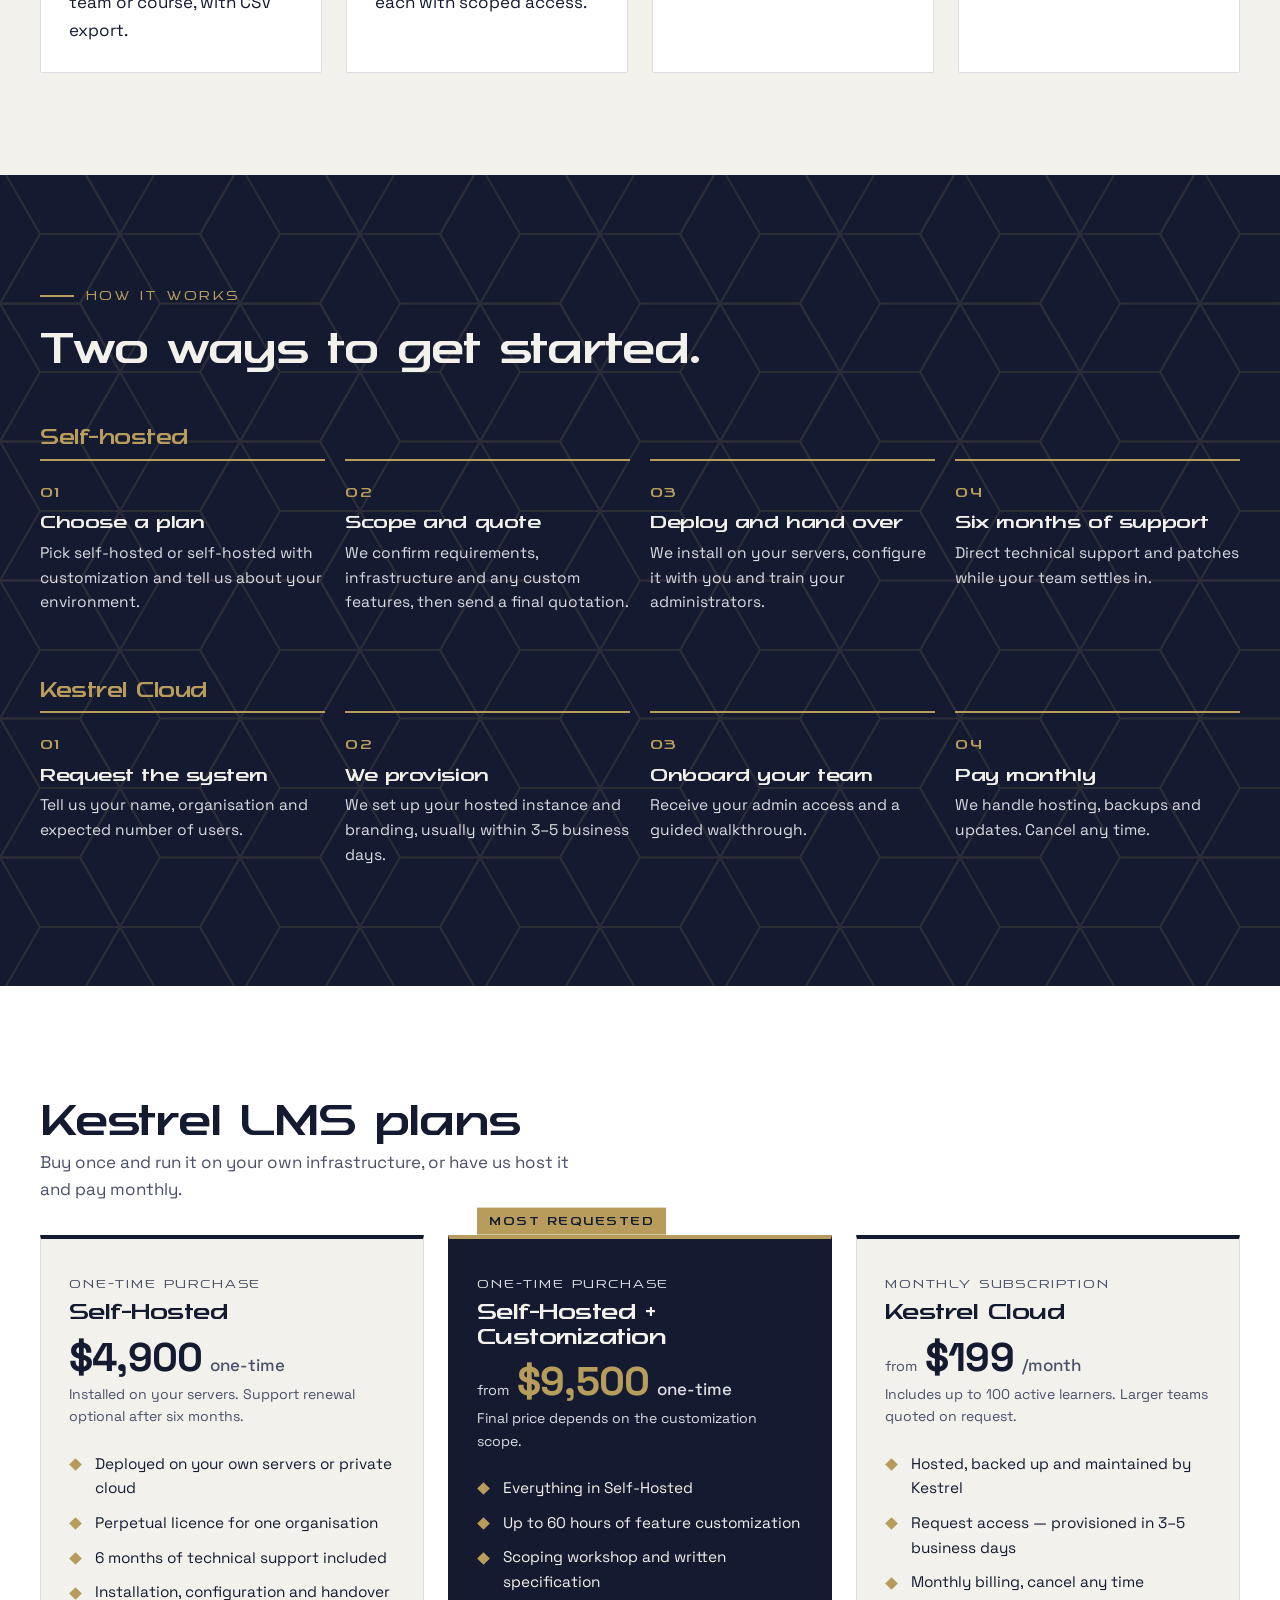
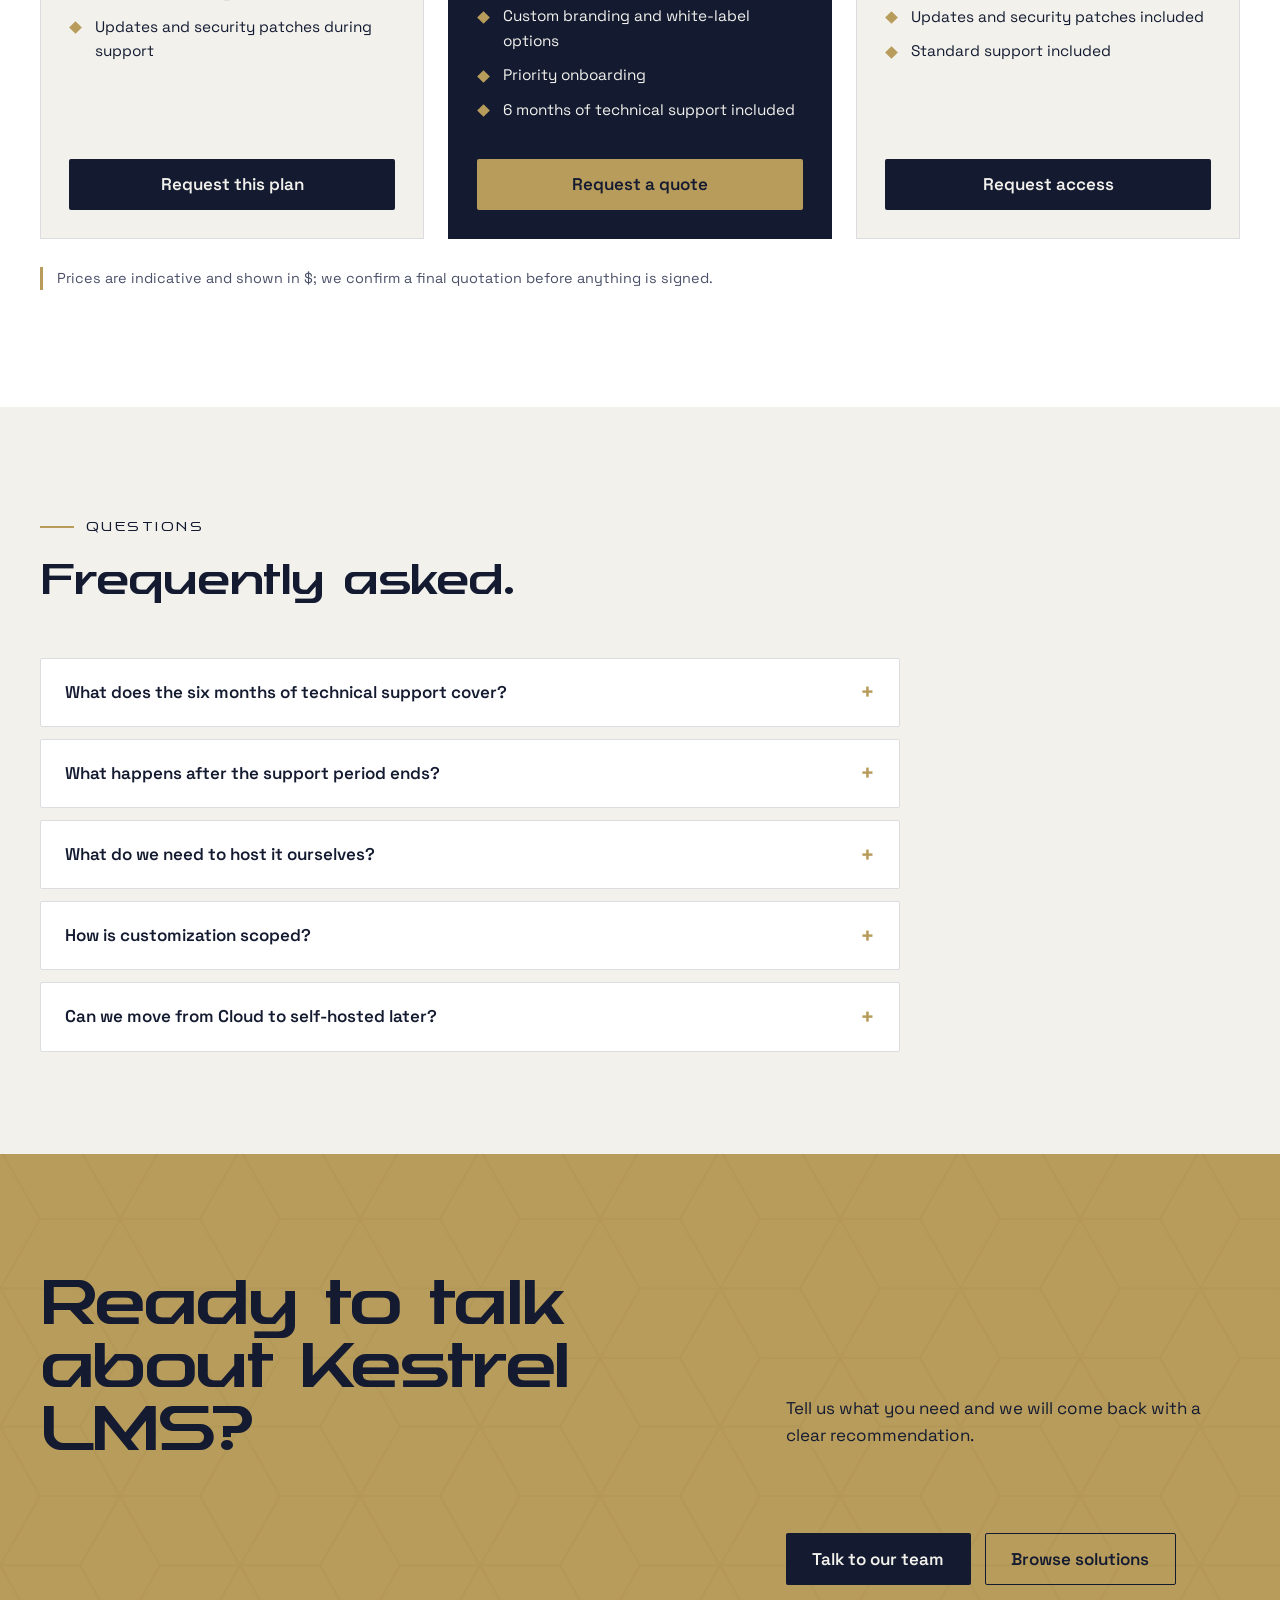
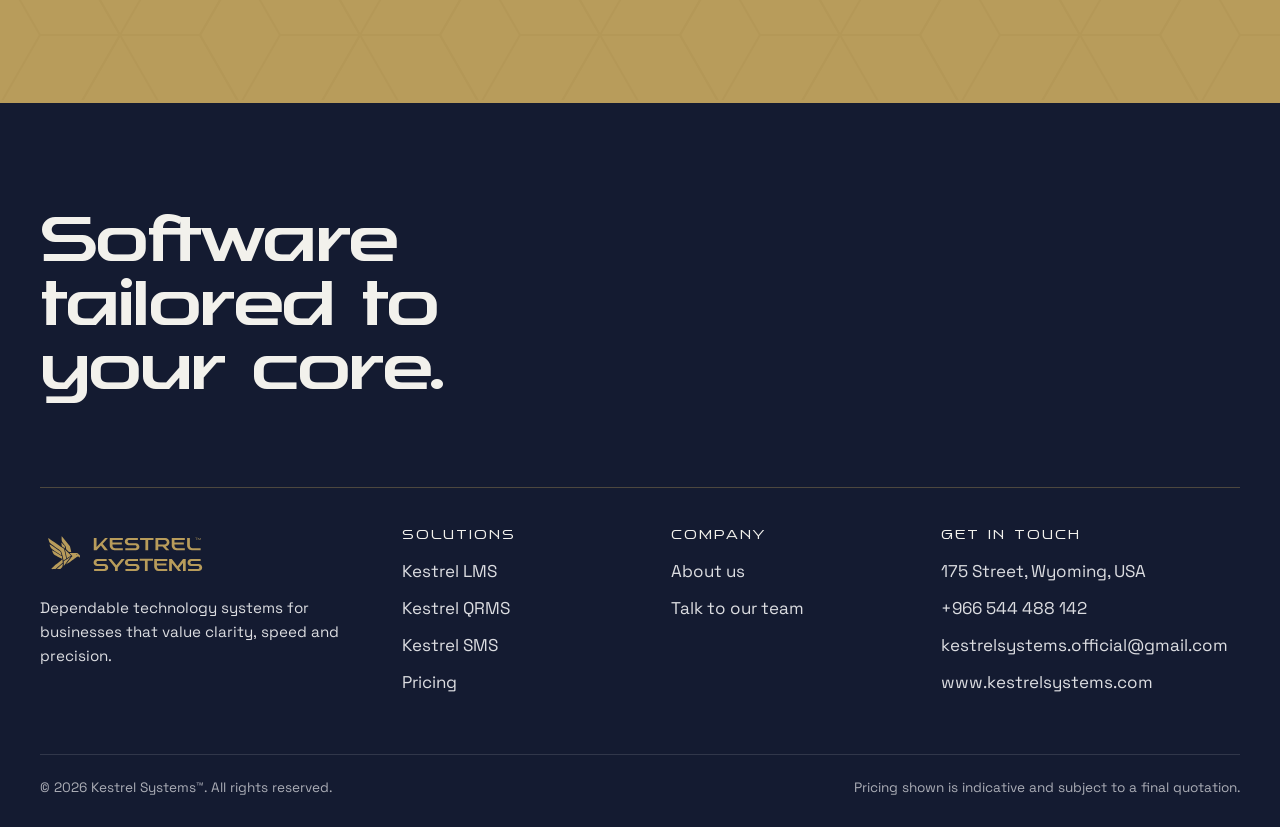
<file: lms.html>
<!doctype html>
<html lang="en">
<head>
<meta charset="utf-8">
<meta name="viewport" content="width=device-width, initial-scale=1">
<title>Kestrel LMS — Learning Management System | Kestrel Systems</title>
<meta name="description" content="Kestrel LMS: A learning management system for organisations that need structured training, clear progress tracking and full control over their data.">
<meta name="theme-color" content="#141B31">
<link rel="canonical" href="https://www.kestrelsystems.com/lms.html">
<meta property="og:type" content="website">
<meta property="og:site_name" content="Kestrel Systems">
<meta property="og:title" content="Kestrel LMS — Learning Management System | Kestrel Systems">
<meta property="og:description" content="Kestrel LMS: A learning management system for organisations that need structured training, clear progress tracking and full control over their data.">
<meta property="og:url" content="https://www.kestrelsystems.com/lms.html">
<meta property="og:image" content="https://www.kestrelsystems.com/assets/img/og-image.png">
<meta name="twitter:card" content="summary_large_image">
<link rel="icon" href="assets/icons/favicon.svg" type="image/svg+xml">
<link rel="icon" href="assets/icons/favicon-32.png" sizes="32x32" type="image/png">
<link rel="apple-touch-icon" href="assets/icons/apple-touch-icon.png">
<link rel="manifest" href="site.webmanifest">
<link rel="preconnect" href="https://fonts.googleapis.com">
<link rel="preconnect" href="https://fonts.gstatic.com" crossorigin>
<link href="https://fonts.googleapis.com/css2?family=Space+Grotesk:wght@400;500;600;700&display=swap" rel="stylesheet">
<link rel="stylesheet" href="css/styles.css">
<link rel="stylesheet" href="css/creative.css">
</head>
<body>
<a class="skip" href="#main">Skip to content</a>
<header class="site-header">
  <div class="wrap bar">
    <a class="brand" href="index.html" aria-label="Kestrel Systems — home"><img src="assets/logo/kestrel-horizontal-gold.svg" width="190" height="44" alt="Kestrel Systems"></a>
    <button class="nav-toggle" type="button" aria-expanded="false" aria-controls="nav">Menu</button>
    <nav id="nav" class="nav" aria-label="Primary">
      <a href="index.html">Home</a>
      <a href="solutions.html">Solutions</a>
      <a href="about.html">About</a>
      <a class="btn btn--gold btn--sm" href="contact.html">Talk to our team</a>
    </nav>
  </div>
</header>
<main id="main">
<section class="hero hero--inner">
  <div class="wrap hero__grid">
    <div>
      <div class="crumbs"><a href="index.html">Home</a> / <a href="solutions.html">Solutions</a> / Kestrel LMS</div>
      <span class="eyebrow">Learning Management System · Self-hosted or cloud</span>
      <h1>Kestrel LMS</h1>
      <p class="lede" style="font-size:1.3rem;color:var(--paper)">Train, assess and certify — on your own infrastructure or ours.</p>
      <p class="lede">A learning management system for organisations that need structured training, clear progress tracking and full control over their data.</p>
      <div class="btn-row"><a class="btn btn--gold" href="#lms">See plans</a><a class="btn btn--ghost" href="contact.html?product=LMS">Request a quote</a></div>
    </div>
    <div><div class="mock" role="img" aria-label="Illustration of the Kestrel LMS dashboard"><div class="mock__bar"><i></i><i></i><i></i></div><div class="mock__body"><div class="m-side"><i></i><i></i><i></i><i></i><i></i></div><div class="m-main">
  <div class="m-title">Learning dashboard <span>LIVE</span></div>
  <div class="m-row"><div class="m-tile"><b>86%</b><span>COMPLETION</span></div><div class="m-tile"><b>1,240</b><span>LEARNERS</span></div><div class="m-tile"><b>312</b><span>CERTIFICATES</span></div></div>
  <div class="m-card">Safety &amp; Compliance 2026<div class="m-bar"><i style="width:82%"></i></div></div>
  <div class="m-card">Leadership Essentials<div class="m-bar"><i style="width:56%"></i></div></div>
  <div class="m-card">Onboarding Path — Operations<div class="m-bar"><i style="width:34%"></i></div></div>
</div></div></div><p class="mock-caption">Illustration — product screenshots coming soon</p></div>
  </div>
</section>

<section class="section">
  <div class="wrap">
    <div class="section-head" data-reveal>
      <span class="eyebrow">What is inside</span>
      <h2>Everything you need, nothing you do not.</h2>
      <div class="pcard__tags" style="margin-top:18px"><span class="tag">Corporate training</span><span class="tag">Compliance programmes</span><span class="tag">Institutes and academies</span><span class="tag">Staff onboarding</span></div>
    </div>
    <div class="grid grid--4"><div class="card" data-reveal><span class="num">01</span><h3>Course builder</h3><p>Combine video, documents, SCORM packages and quizzes in a single editor.</p></div><div class="card" data-reveal><span class="num">02</span><h3>Learning paths</h3><p>Group courses into role-based paths with prerequisites and due dates.</p></div><div class="card" data-reveal><span class="num">03</span><h3>Assessments</h3><p>Question banks, randomised quizzes, attempt limits and pass marks.</p></div><div class="card" data-reveal><span class="num">04</span><h3>Certificates</h3><p>Issue branded certificates with verifiable codes the moment a learner completes.</p></div><div class="card" data-reveal><span class="num">05</span><h3>Reports and analytics</h3><p>Completion, scores and engagement by learner, team or course, with CSV export.</p></div><div class="card" data-reveal><span class="num">06</span><h3>Roles and permissions</h3><p>Admins, instructors, managers and learners, each with scoped access.</p></div><div class="card" data-reveal><span class="num">07</span><h3>Single sign-on</h3><p>Connect to your directory with SAML or LDAP on self-hosted deployments.</p></div><div class="card" data-reveal><span class="num">08</span><h3>Multi-language</h3><p>Interface and content in several languages, including right-to-left.</p></div></div>
  </div>
</section>

<section class="section section--navy section--pattern">
  <div class="wrap">
    <div class="section-head" data-reveal><span class="eyebrow">How it works</span><h2>Two ways to get started.</h2></div>
    <h3 style="color:var(--gold)">Self-hosted</h3>
    <div class="steps"><div class="step" data-reveal><h3>Choose a plan</h3><p>Pick self-hosted or self-hosted with customization and tell us about your environment.</p></div><div class="step" data-reveal><h3>Scope and quote</h3><p>We confirm requirements, infrastructure and any custom features, then send a final quotation.</p></div><div class="step" data-reveal><h3>Deploy and hand over</h3><p>We install on your servers, configure it with you and train your administrators.</p></div><div class="step" data-reveal><h3>Six months of support</h3><p>Direct technical support and patches while your team settles in.</p></div></div>
    <h3 style="color:var(--gold);margin-top:48px">Kestrel Cloud</h3>
    <div class="steps"><div class="step" data-reveal><h3>Request the system</h3><p>Tell us your name, organisation and expected number of users.</p></div><div class="step" data-reveal><h3>We provision</h3><p>We set up your hosted instance and branding, usually within 3–5 business days.</p></div><div class="step" data-reveal><h3>Onboard your team</h3><p>Receive your admin access and a guided walkthrough.</p></div><div class="step" data-reveal><h3>Pay monthly</h3><p>We handle hosting, backups and updates. Cancel any time.</p></div></div>
  </div>
</section>

<section class="section section--white">
  <div class="wrap">
    <div class="price-block" id="lms">
  <div class="price-head"><div><h2>Kestrel LMS plans</h2><p>Buy once and run it on your own infrastructure, or have us host it and pay monthly.</p></div></div>
  <div class="plans"><article class="plan" data-reveal>
  
  <div class="plan__kind">One-time purchase</div>
  <h3>Self-Hosted</h3>
  <p class="price"><span class="price__amt" data-price="lms.selfhosted.amount">$4,900</span><span class="price__unit">one-time</span></p>
  <p class="plan__note">Installed on your servers. Support renewal optional after six months.</p>
  <ul class="ticks"><li>Deployed on your own servers or private cloud</li><li>Perpetual licence for one organisation</li><li>6 months of technical support included</li><li>Installation, configuration and handover</li><li>Updates and security patches during support</li></ul>
  <a class="btn btn--navy" href="contact.html?product=LMS&amp;plan=Self-Hosted">Request this plan</a>
</article><article class="plan plan--featured" data-reveal>
  <span class="plan__flag">Most requested</span>
  <div class="plan__kind">One-time purchase</div>
  <h3>Self-Hosted + Customization</h3>
  <p class="price"><span class="price__from">from</span><span class="price__amt" data-price="lms.custom.amount">$9,500</span><span class="price__unit">one-time</span></p>
  <p class="plan__note">Final price depends on the customization scope.</p>
  <ul class="ticks"><li>Everything in Self-Hosted</li><li>Up to 60 hours of feature customization</li><li>Scoping workshop and written specification</li><li>Custom branding and white-label options</li><li>Priority onboarding</li><li>6 months of technical support included</li></ul>
  <a class="btn btn--gold" href="contact.html?product=LMS&amp;plan=Self-Hosted%20%2B%20Customization">Request a quote</a>
</article><article class="plan" data-reveal>
  
  <div class="plan__kind">Monthly subscription</div>
  <h3>Kestrel Cloud</h3>
  <p class="price"><span class="price__from">from</span><span class="price__amt" data-price="lms.saas.amount">$199</span><span class="price__unit">/month</span></p>
  <p class="plan__note">Includes up to 100 active learners. Larger teams quoted on request.</p>
  <ul class="ticks"><li>Hosted, backed up and maintained by Kestrel</li><li>Request access — provisioned in 3–5 business days</li><li>Monthly billing, cancel any time</li><li>Updates and security patches included</li><li>Standard support included</li></ul>
  <a class="btn btn--navy" href="contact.html?product=LMS&amp;plan=Kestrel%20Cloud">Request access</a>
</article></div>
</div>
    <p class="disclaimer">Prices are indicative and shown in $; we confirm a final quotation before anything is signed.</p>
  </div>
</section>

<section class="section">
  <div class="wrap">
    <div class="section-head" data-reveal><span class="eyebrow">Questions</span><h2>Frequently asked.</h2></div>
    <div class="faq"><details><summary>What does the six months of technical support cover?</summary><p>Installation help, bug fixes, security patches and answers to deployment questions for six months after handover. New features are scoped separately unless you chose the customization plan.</p></details><details><summary>What happens after the support period ends?</summary><p>The software keeps running; your licence does not expire. You can renew a support plan for continued updates and help.</p></details><details><summary>What do we need to host it ourselves?</summary><p>A Linux server or virtual machine and a database. Container-based deployment is supported. We share exact specifications when you request a quote.</p></details><details><summary>How is customization scoped?</summary><p>We run a short discovery workshop, write a specification with an agreed number of hours, then deliver in short iterations you can review.</p></details><details><summary>Can we move from Cloud to self-hosted later?</summary><p>Yes. We can export your data and help migrate; this is scoped as a small project.</p></details></div>
  </div>
</section>
<section class="cta">
  <div class="wrap" data-reveal>
    <h2>Ready to talk about Kestrel LMS?</h2>
    <p>Tell us what you need and we will come back with a clear recommendation.</p>
    <div class="btn-row">
      <a class="btn btn--gold" href="contact.html?product=LMS">Talk to our team</a>
      <a class="btn btn--ghost" href="solutions.html">Browse solutions</a>
    </div>
  </div>
</section>
</main>
<footer class="site-footer">
  <div class="wrap">
    <div class="footer__grid">
      <div>
        <a class="brand" href="index.html" aria-label="Kestrel Systems — home"><img src="assets/logo/kestrel-horizontal-gold.svg" width="190" height="44" alt="Kestrel Systems"></a>
        <p>Dependable technology systems for businesses that value clarity, speed and precision.</p>
      </div>
      <div>
        <h4>Solutions</h4>
        <ul>
          <li><a href="lms.html">Kestrel LMS</a></li>
          <li><a href="qrms.html">Kestrel QRMS</a></li>
          <li><a href="sms.html">Kestrel SMS</a></li>
          <li><a href="solutions.html#pricing">Pricing</a></li>
        </ul>
      </div>
      <div>
        <h4>Company</h4>
        <ul>
          <li><a href="about.html">About us</a></li>
          <li><a href="contact.html">Talk to our team</a></li>
        </ul>
      </div>
      <div>
        <h4>Get in touch</h4>
        <ul>
          <li>175 Street, Wyoming, USA</li>
          <li><a href="https://wa.me/966544488142">+966 544 488 142</a></li>
          <li><a href="mailto:kestrelsystems.official@gmail.com">kestrelsystems.official@gmail.com</a></li>
          <li><a href="https://www.kestrelsystems.com">www.kestrelsystems.com</a></li>
        </ul>
      </div>
    </div>
    <div class="footer__bottom">
      <span>© <span data-year>2026</span> Kestrel Systems™. All rights reserved.</span>
      <span>Pricing shown is indicative and subject to a final quotation.</span>
    </div>
  </div>
</footer>
<script src="js/pricing.js"></script>
<script src="js/main.js"></script>
</body>
</html>
</file>
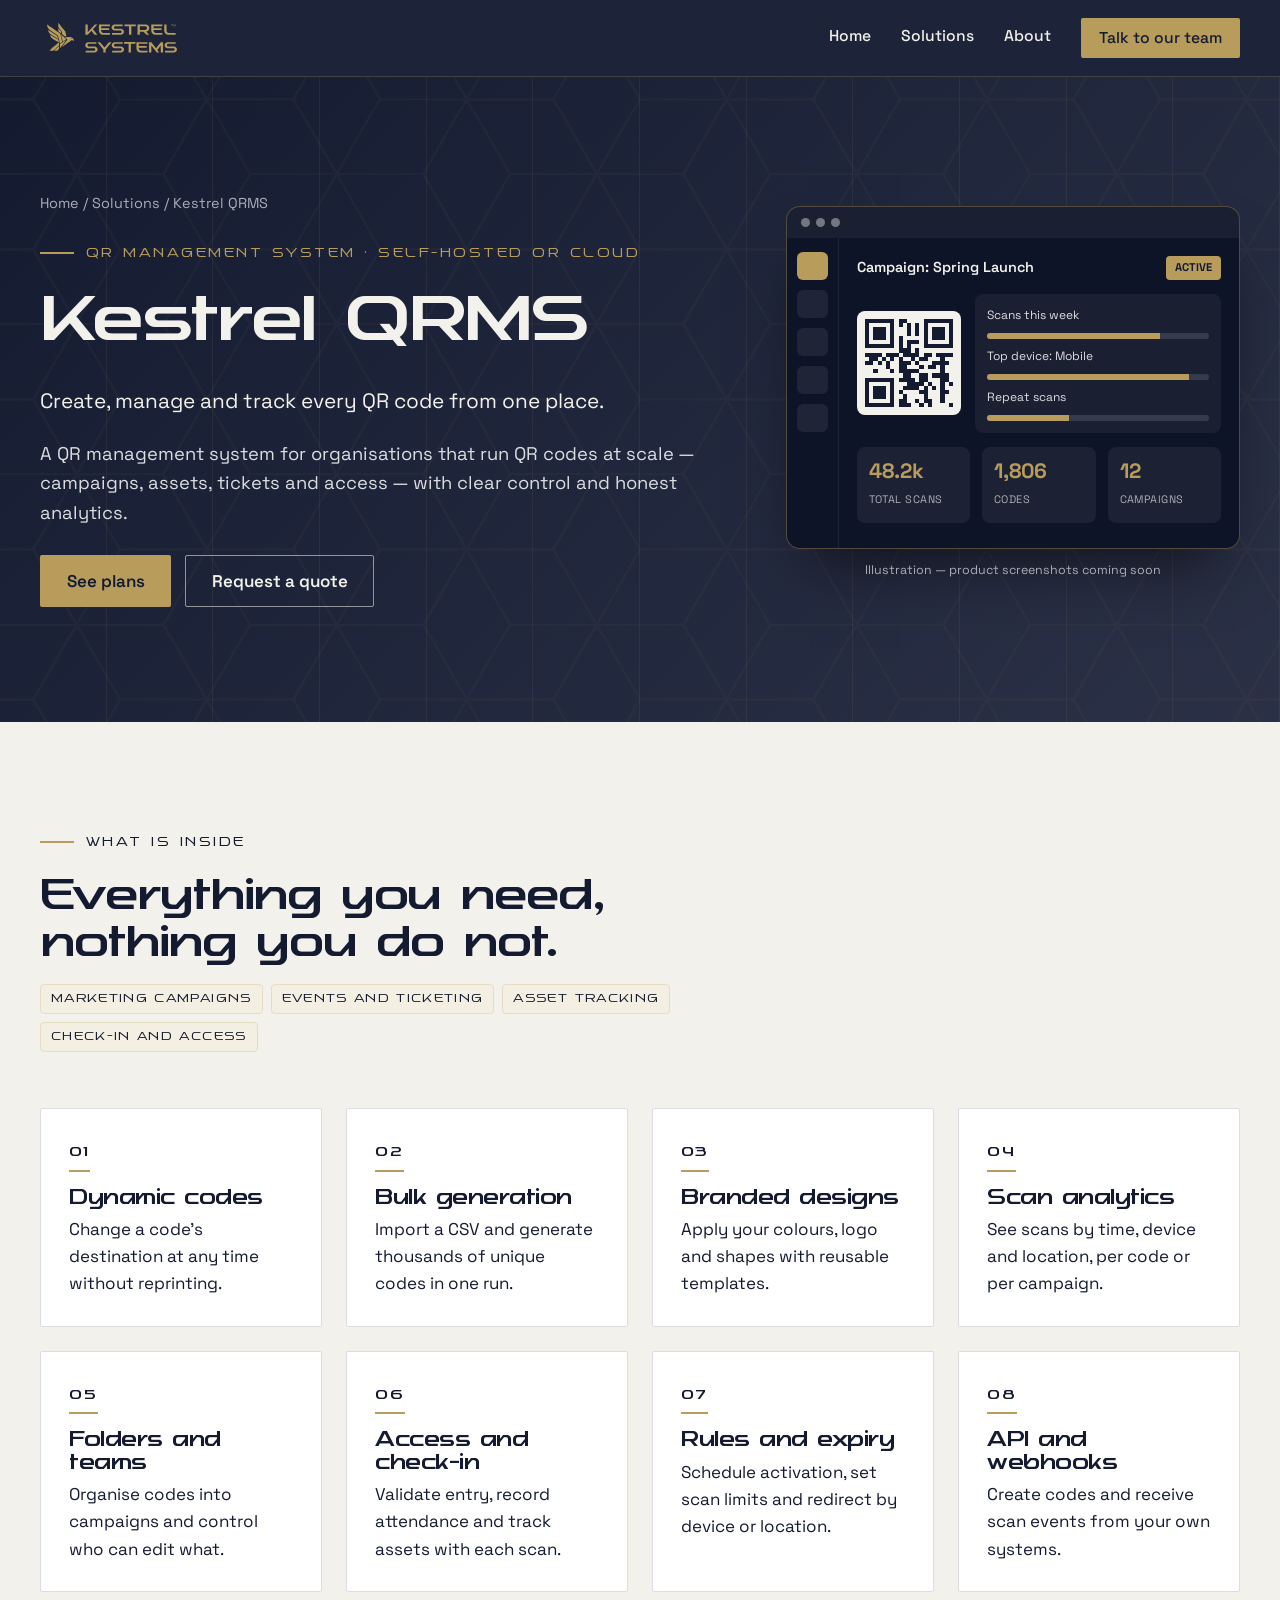
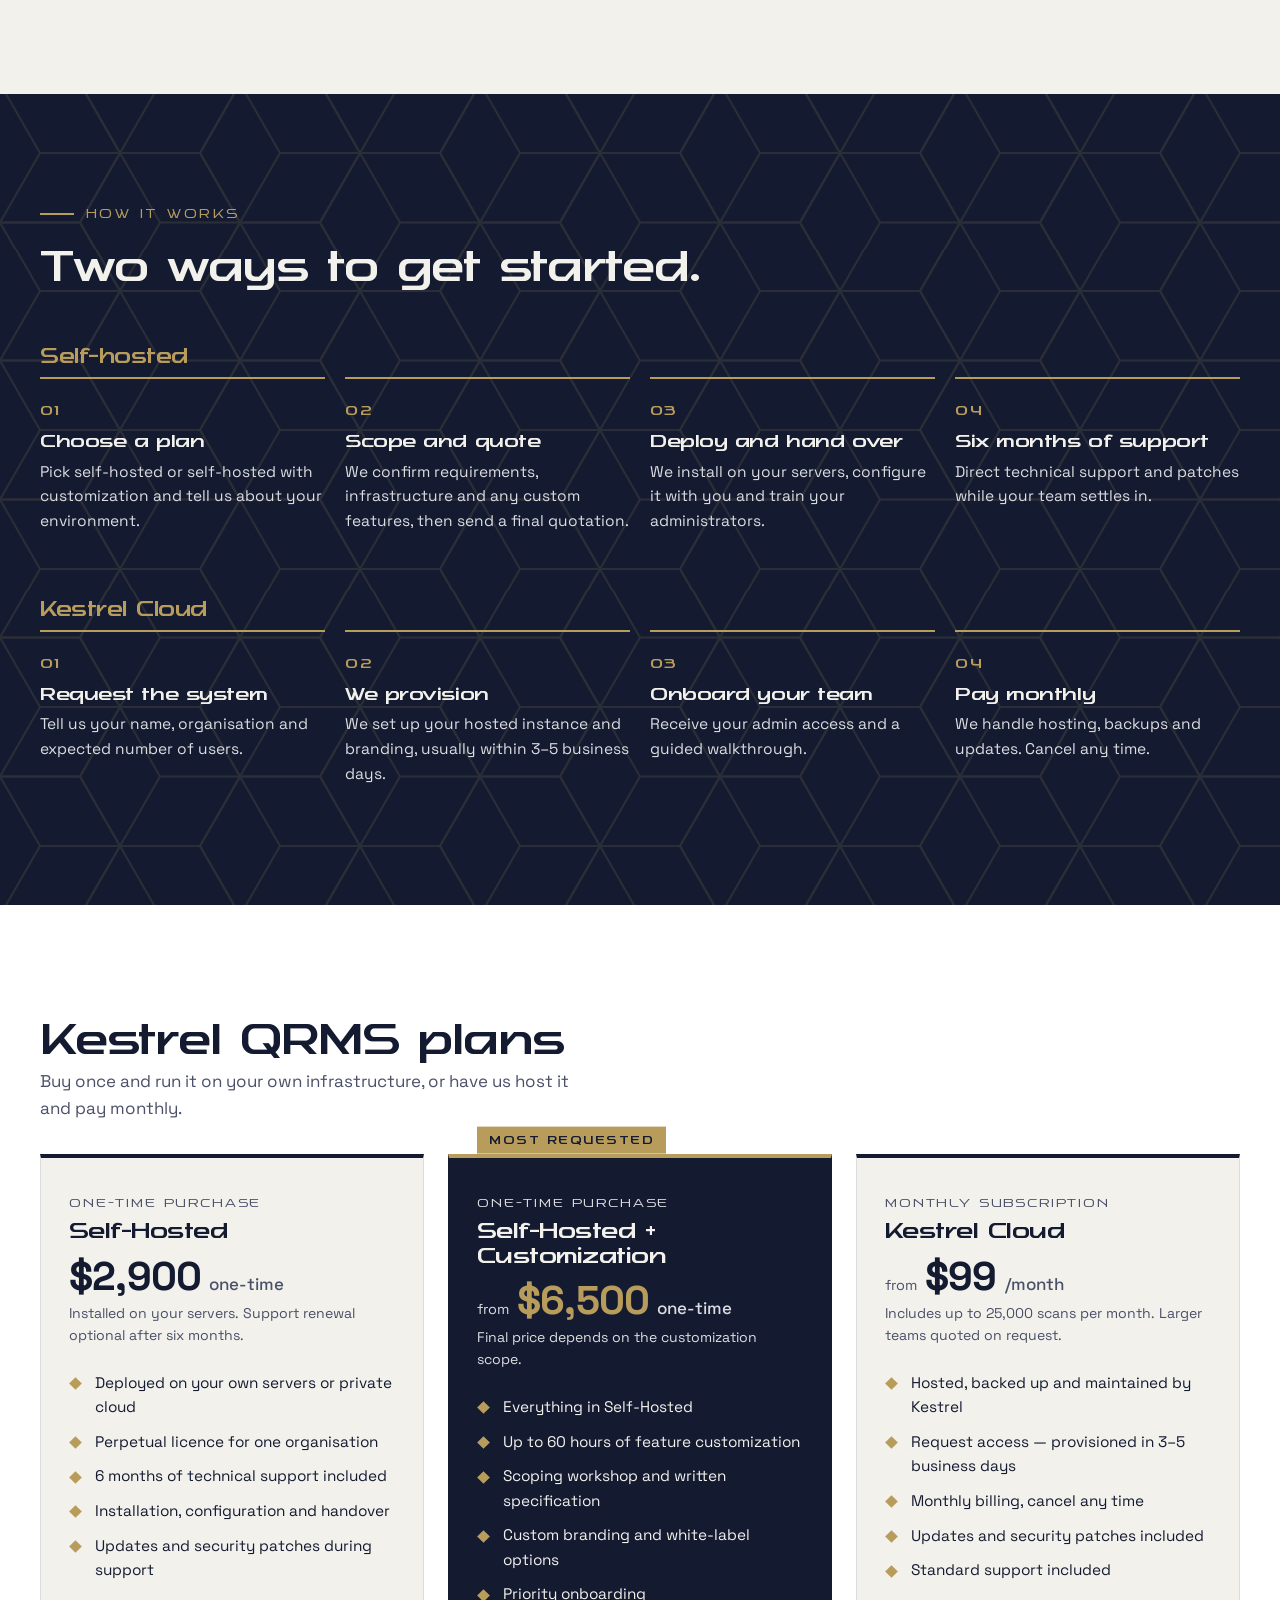
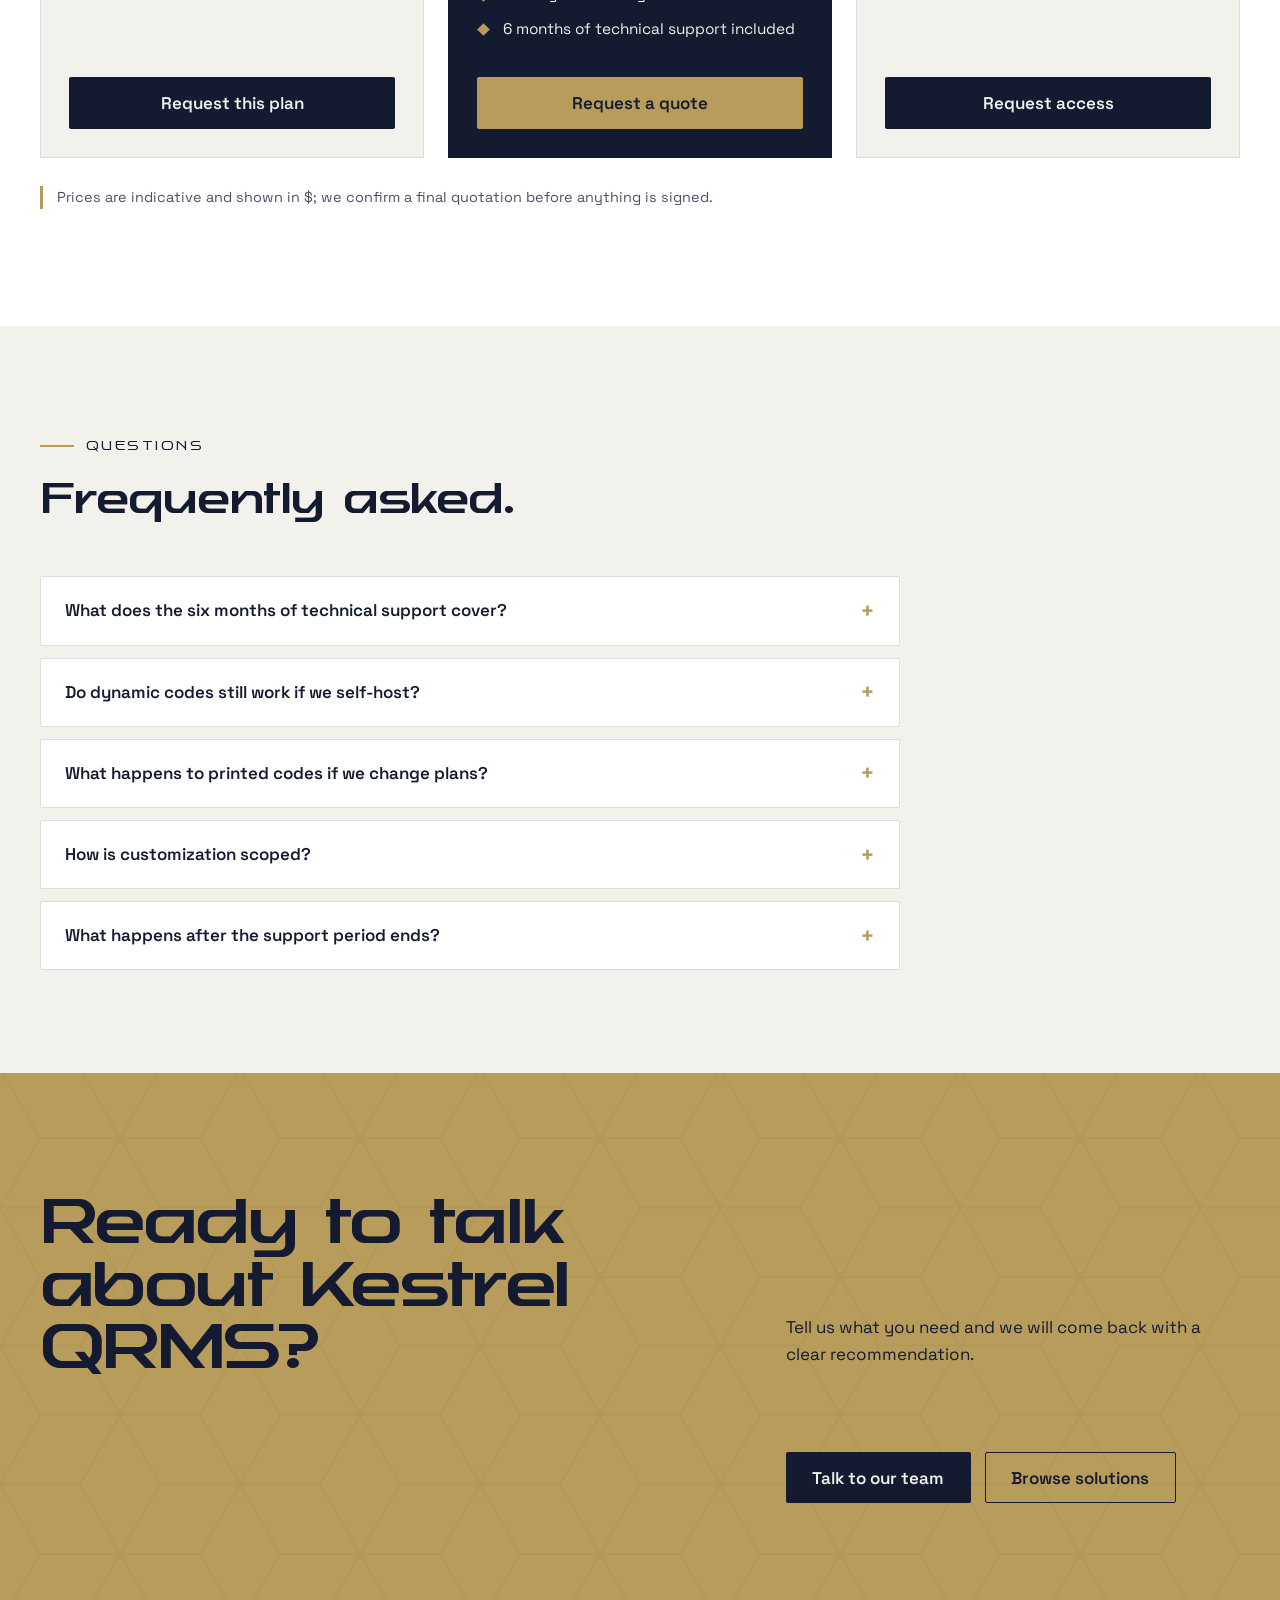
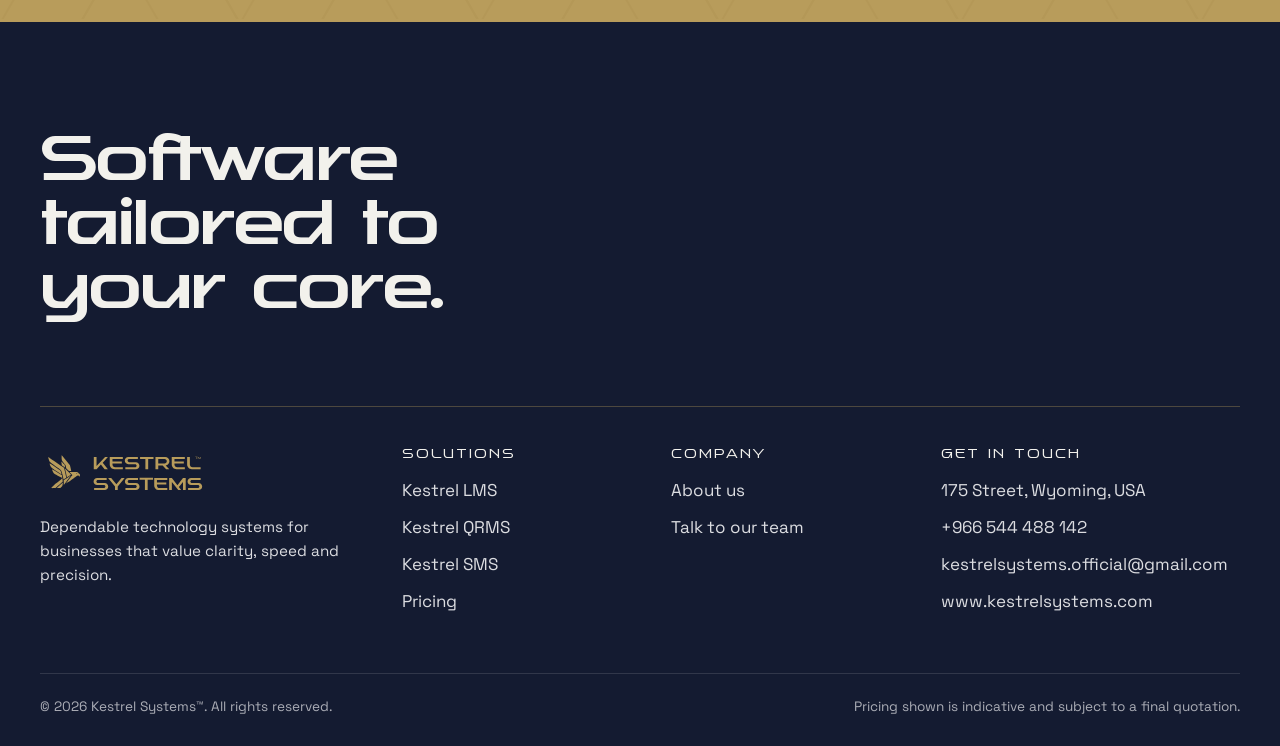
<file: qrms.html>
<!doctype html>
<html lang="en">
<head>
<meta charset="utf-8">
<meta name="viewport" content="width=device-width, initial-scale=1">
<title>Kestrel QRMS — QR Management System | Kestrel Systems</title>
<meta name="description" content="Kestrel QRMS: A QR management system for organisations that run QR codes at scale — campaigns, assets, tickets and access — with clear control and honest analytics.">
<meta name="theme-color" content="#141B31">
<link rel="canonical" href="https://www.kestrelsystems.com/qrms.html">
<meta property="og:type" content="website">
<meta property="og:site_name" content="Kestrel Systems">
<meta property="og:title" content="Kestrel QRMS — QR Management System | Kestrel Systems">
<meta property="og:description" content="Kestrel QRMS: A QR management system for organisations that run QR codes at scale — campaigns, assets, tickets and access — with clear control and honest analytics.">
<meta property="og:url" content="https://www.kestrelsystems.com/qrms.html">
<meta property="og:image" content="https://www.kestrelsystems.com/assets/img/og-image.png">
<meta name="twitter:card" content="summary_large_image">
<link rel="icon" href="assets/icons/favicon.svg" type="image/svg+xml">
<link rel="icon" href="assets/icons/favicon-32.png" sizes="32x32" type="image/png">
<link rel="apple-touch-icon" href="assets/icons/apple-touch-icon.png">
<link rel="manifest" href="site.webmanifest">
<link rel="preconnect" href="https://fonts.googleapis.com">
<link rel="preconnect" href="https://fonts.gstatic.com" crossorigin>
<link href="https://fonts.googleapis.com/css2?family=Space+Grotesk:wght@400;500;600;700&display=swap" rel="stylesheet">
<link rel="stylesheet" href="css/styles.css">
<link rel="stylesheet" href="css/creative.css">
</head>
<body>
<a class="skip" href="#main">Skip to content</a>
<header class="site-header">
  <div class="wrap bar">
    <a class="brand" href="index.html" aria-label="Kestrel Systems — home"><img src="assets/logo/kestrel-horizontal-gold.svg" width="190" height="44" alt="Kestrel Systems"></a>
    <button class="nav-toggle" type="button" aria-expanded="false" aria-controls="nav">Menu</button>
    <nav id="nav" class="nav" aria-label="Primary">
      <a href="index.html">Home</a>
      <a href="solutions.html">Solutions</a>
      <a href="about.html">About</a>
      <a class="btn btn--gold btn--sm" href="contact.html">Talk to our team</a>
    </nav>
  </div>
</header>
<main id="main">
<section class="hero hero--inner">
  <div class="wrap hero__grid">
    <div>
      <div class="crumbs"><a href="index.html">Home</a> / <a href="solutions.html">Solutions</a> / Kestrel QRMS</div>
      <span class="eyebrow">QR Management System · Self-hosted or cloud</span>
      <h1>Kestrel QRMS</h1>
      <p class="lede" style="font-size:1.3rem;color:var(--paper)">Create, manage and track every QR code from one place.</p>
      <p class="lede">A QR management system for organisations that run QR codes at scale — campaigns, assets, tickets and access — with clear control and honest analytics.</p>
      <div class="btn-row"><a class="btn btn--gold" href="#qrms">See plans</a><a class="btn btn--ghost" href="contact.html?product=QRMS">Request a quote</a></div>
    </div>
    <div><div class="mock" role="img" aria-label="Illustration of the Kestrel QRMS dashboard"><div class="mock__bar"><i></i><i></i><i></i></div><div class="mock__body"><div class="m-side"><i></i><i></i><i></i><i></i><i></i></div><div class="m-main">
  <div class="m-title">Campaign: Spring Launch <span>ACTIVE</span></div>
  <div class="m-split"><div class="m-qr"><svg viewBox="0 0 21 21" fill="currentColor" shape-rendering="crispEdges" aria-hidden="true"><rect x="0" y="0" width="1" height="1"/><rect x="1" y="0" width="1" height="1"/><rect x="2" y="0" width="1" height="1"/><rect x="3" y="0" width="1" height="1"/><rect x="4" y="0" width="1" height="1"/><rect x="5" y="0" width="1" height="1"/><rect x="6" y="0" width="1" height="1"/><rect x="8" y="0" width="1" height="1"/><rect x="9" y="0" width="1" height="1"/><rect x="14" y="0" width="1" height="1"/><rect x="15" y="0" width="1" height="1"/><rect x="16" y="0" width="1" height="1"/><rect x="17" y="0" width="1" height="1"/><rect x="18" y="0" width="1" height="1"/><rect x="19" y="0" width="1" height="1"/><rect x="20" y="0" width="1" height="1"/><rect x="0" y="1" width="1" height="1"/><rect x="6" y="1" width="1" height="1"/><rect x="8" y="1" width="1" height="1"/><rect x="10" y="1" width="1" height="1"/><rect x="12" y="1" width="1" height="1"/><rect x="14" y="1" width="1" height="1"/><rect x="20" y="1" width="1" height="1"/><rect x="0" y="2" width="1" height="1"/><rect x="2" y="2" width="1" height="1"/><rect x="3" y="2" width="1" height="1"/><rect x="4" y="2" width="1" height="1"/><rect x="6" y="2" width="1" height="1"/><rect x="10" y="2" width="1" height="1"/><rect x="12" y="2" width="1" height="1"/><rect x="14" y="2" width="1" height="1"/><rect x="16" y="2" width="1" height="1"/><rect x="17" y="2" width="1" height="1"/><rect x="18" y="2" width="1" height="1"/><rect x="20" y="2" width="1" height="1"/><rect x="0" y="3" width="1" height="1"/><rect x="2" y="3" width="1" height="1"/><rect x="3" y="3" width="1" height="1"/><rect x="4" y="3" width="1" height="1"/><rect x="6" y="3" width="1" height="1"/><rect x="10" y="3" width="1" height="1"/><rect x="12" y="3" width="1" height="1"/><rect x="14" y="3" width="1" height="1"/><rect x="16" y="3" width="1" height="1"/><rect x="17" y="3" width="1" height="1"/><rect x="18" y="3" width="1" height="1"/><rect x="20" y="3" width="1" height="1"/><rect x="0" y="4" width="1" height="1"/><rect x="2" y="4" width="1" height="1"/><rect x="3" y="4" width="1" height="1"/><rect x="4" y="4" width="1" height="1"/><rect x="6" y="4" width="1" height="1"/><rect x="8" y="4" width="1" height="1"/><rect x="14" y="4" width="1" height="1"/><rect x="16" y="4" width="1" height="1"/><rect x="17" y="4" width="1" height="1"/><rect x="18" y="4" width="1" height="1"/><rect x="20" y="4" width="1" height="1"/><rect x="0" y="5" width="1" height="1"/><rect x="6" y="5" width="1" height="1"/><rect x="8" y="5" width="1" height="1"/><rect x="10" y="5" width="1" height="1"/><rect x="11" y="5" width="1" height="1"/><rect x="12" y="5" width="1" height="1"/><rect x="14" y="5" width="1" height="1"/><rect x="20" y="5" width="1" height="1"/><rect x="0" y="6" width="1" height="1"/><rect x="1" y="6" width="1" height="1"/><rect x="2" y="6" width="1" height="1"/><rect x="3" y="6" width="1" height="1"/><rect x="4" y="6" width="1" height="1"/><rect x="5" y="6" width="1" height="1"/><rect x="6" y="6" width="1" height="1"/><rect x="8" y="6" width="1" height="1"/><rect x="10" y="6" width="1" height="1"/><rect x="14" y="6" width="1" height="1"/><rect x="15" y="6" width="1" height="1"/><rect x="16" y="6" width="1" height="1"/><rect x="17" y="6" width="1" height="1"/><rect x="18" y="6" width="1" height="1"/><rect x="19" y="6" width="1" height="1"/><rect x="20" y="6" width="1" height="1"/><rect x="8" y="7" width="1" height="1"/><rect x="9" y="7" width="1" height="1"/><rect x="10" y="7" width="1" height="1"/><rect x="12" y="7" width="1" height="1"/><rect x="0" y="8" width="1" height="1"/><rect x="1" y="8" width="1" height="1"/><rect x="2" y="8" width="1" height="1"/><rect x="3" y="8" width="1" height="1"/><rect x="5" y="8" width="1" height="1"/><rect x="6" y="8" width="1" height="1"/><rect x="7" y="8" width="1" height="1"/><rect x="9" y="8" width="1" height="1"/><rect x="10" y="8" width="1" height="1"/><rect x="11" y="8" width="1" height="1"/><rect x="12" y="8" width="1" height="1"/><rect x="14" y="8" width="1" height="1"/><rect x="15" y="8" width="1" height="1"/><rect x="17" y="8" width="1" height="1"/><rect x="18" y="8" width="1" height="1"/><rect x="19" y="8" width="1" height="1"/><rect x="20" y="8" width="1" height="1"/><rect x="1" y="9" width="1" height="1"/><rect x="2" y="9" width="1" height="1"/><rect x="4" y="9" width="1" height="1"/><rect x="6" y="9" width="1" height="1"/><rect x="8" y="9" width="1" height="1"/><rect x="11" y="9" width="1" height="1"/><rect x="13" y="9" width="1" height="1"/><rect x="14" y="9" width="1" height="1"/><rect x="18" y="9" width="1" height="1"/><rect x="0" y="10" width="1" height="1"/><rect x="1" y="10" width="1" height="1"/><rect x="3" y="10" width="1" height="1"/><rect x="5" y="10" width="1" height="1"/><rect x="8" y="10" width="1" height="1"/><rect x="9" y="10" width="1" height="1"/><rect x="10" y="10" width="1" height="1"/><rect x="12" y="10" width="1" height="1"/><rect x="16" y="10" width="1" height="1"/><rect x="17" y="10" width="1" height="1"/><rect x="18" y="10" width="1" height="1"/><rect x="19" y="10" width="1" height="1"/><rect x="5" y="11" width="1" height="1"/><rect x="8" y="11" width="1" height="1"/><rect x="9" y="11" width="1" height="1"/><rect x="13" y="11" width="1" height="1"/><rect x="15" y="11" width="1" height="1"/><rect x="16" y="11" width="1" height="1"/><rect x="18" y="11" width="1" height="1"/><rect x="2" y="12" width="1" height="1"/><rect x="6" y="12" width="1" height="1"/><rect x="8" y="12" width="1" height="1"/><rect x="9" y="12" width="1" height="1"/><rect x="10" y="12" width="1" height="1"/><rect x="11" y="12" width="1" height="1"/><rect x="12" y="12" width="1" height="1"/><rect x="18" y="12" width="1" height="1"/><rect x="9" y="13" width="1" height="1"/><rect x="10" y="13" width="1" height="1"/><rect x="13" y="13" width="1" height="1"/><rect x="14" y="13" width="1" height="1"/><rect x="16" y="13" width="1" height="1"/><rect x="17" y="13" width="1" height="1"/><rect x="18" y="13" width="1" height="1"/><rect x="19" y="13" width="1" height="1"/><rect x="0" y="14" width="1" height="1"/><rect x="1" y="14" width="1" height="1"/><rect x="2" y="14" width="1" height="1"/><rect x="3" y="14" width="1" height="1"/><rect x="4" y="14" width="1" height="1"/><rect x="5" y="14" width="1" height="1"/><rect x="6" y="14" width="1" height="1"/><rect x="8" y="14" width="1" height="1"/><rect x="9" y="14" width="1" height="1"/><rect x="10" y="14" width="1" height="1"/><rect x="11" y="14" width="1" height="1"/><rect x="13" y="14" width="1" height="1"/><rect x="14" y="14" width="1" height="1"/><rect x="18" y="14" width="1" height="1"/><rect x="19" y="14" width="1" height="1"/><rect x="0" y="15" width="1" height="1"/><rect x="6" y="15" width="1" height="1"/><rect x="10" y="15" width="1" height="1"/><rect x="11" y="15" width="1" height="1"/><rect x="12" y="15" width="1" height="1"/><rect x="13" y="15" width="1" height="1"/><rect x="15" y="15" width="1" height="1"/><rect x="18" y="15" width="1" height="1"/><rect x="20" y="15" width="1" height="1"/><rect x="0" y="16" width="1" height="1"/><rect x="2" y="16" width="1" height="1"/><rect x="3" y="16" width="1" height="1"/><rect x="4" y="16" width="1" height="1"/><rect x="6" y="16" width="1" height="1"/><rect x="9" y="16" width="1" height="1"/><rect x="10" y="16" width="1" height="1"/><rect x="11" y="16" width="1" height="1"/><rect x="12" y="16" width="1" height="1"/><rect x="14" y="16" width="1" height="1"/><rect x="16" y="16" width="1" height="1"/><rect x="18" y="16" width="1" height="1"/><rect x="0" y="17" width="1" height="1"/><rect x="2" y="17" width="1" height="1"/><rect x="3" y="17" width="1" height="1"/><rect x="4" y="17" width="1" height="1"/><rect x="6" y="17" width="1" height="1"/><rect x="8" y="17" width="1" height="1"/><rect x="13" y="17" width="1" height="1"/><rect x="14" y="17" width="1" height="1"/><rect x="18" y="17" width="1" height="1"/><rect x="19" y="17" width="1" height="1"/><rect x="0" y="18" width="1" height="1"/><rect x="2" y="18" width="1" height="1"/><rect x="3" y="18" width="1" height="1"/><rect x="4" y="18" width="1" height="1"/><rect x="6" y="18" width="1" height="1"/><rect x="9" y="18" width="1" height="1"/><rect x="14" y="18" width="1" height="1"/><rect x="18" y="18" width="1" height="1"/><rect x="0" y="19" width="1" height="1"/><rect x="6" y="19" width="1" height="1"/><rect x="8" y="19" width="1" height="1"/><rect x="9" y="19" width="1" height="1"/><rect x="12" y="19" width="1" height="1"/><rect x="14" y="19" width="1" height="1"/><rect x="15" y="19" width="1" height="1"/><rect x="18" y="19" width="1" height="1"/><rect x="0" y="20" width="1" height="1"/><rect x="1" y="20" width="1" height="1"/><rect x="2" y="20" width="1" height="1"/><rect x="3" y="20" width="1" height="1"/><rect x="4" y="20" width="1" height="1"/><rect x="5" y="20" width="1" height="1"/><rect x="6" y="20" width="1" height="1"/><rect x="8" y="20" width="1" height="1"/><rect x="9" y="20" width="1" height="1"/><rect x="10" y="20" width="1" height="1"/><rect x="13" y="20" width="1" height="1"/><rect x="15" y="20" width="1" height="1"/><rect x="20" y="20" width="1" height="1"/></svg></div>
    <div class="m-card" style="width:100%">Scans this week<div class="m-bar"><i style="width:78%"></i></div>Top device: Mobile<div class="m-bar"><i style="width:91%"></i></div>Repeat scans<div class="m-bar"><i style="width:37%"></i></div></div></div>
  <div class="m-row"><div class="m-tile"><b>48.2k</b><span>TOTAL SCANS</span></div><div class="m-tile"><b>1,806</b><span>CODES</span></div><div class="m-tile"><b>12</b><span>CAMPAIGNS</span></div></div>
</div></div></div><p class="mock-caption">Illustration — product screenshots coming soon</p></div>
  </div>
</section>

<section class="section">
  <div class="wrap">
    <div class="section-head" data-reveal>
      <span class="eyebrow">What is inside</span>
      <h2>Everything you need, nothing you do not.</h2>
      <div class="pcard__tags" style="margin-top:18px"><span class="tag">Marketing campaigns</span><span class="tag">Events and ticketing</span><span class="tag">Asset tracking</span><span class="tag">Check-in and access</span></div>
    </div>
    <div class="grid grid--4"><div class="card" data-reveal><span class="num">01</span><h3>Dynamic codes</h3><p>Change a code's destination at any time without reprinting.</p></div><div class="card" data-reveal><span class="num">02</span><h3>Bulk generation</h3><p>Import a CSV and generate thousands of unique codes in one run.</p></div><div class="card" data-reveal><span class="num">03</span><h3>Branded designs</h3><p>Apply your colours, logo and shapes with reusable templates.</p></div><div class="card" data-reveal><span class="num">04</span><h3>Scan analytics</h3><p>See scans by time, device and location, per code or per campaign.</p></div><div class="card" data-reveal><span class="num">05</span><h3>Folders and teams</h3><p>Organise codes into campaigns and control who can edit what.</p></div><div class="card" data-reveal><span class="num">06</span><h3>Access and check-in</h3><p>Validate entry, record attendance and track assets with each scan.</p></div><div class="card" data-reveal><span class="num">07</span><h3>Rules and expiry</h3><p>Schedule activation, set scan limits and redirect by device or location.</p></div><div class="card" data-reveal><span class="num">08</span><h3>API and webhooks</h3><p>Create codes and receive scan events from your own systems.</p></div></div>
  </div>
</section>

<section class="section section--navy section--pattern">
  <div class="wrap">
    <div class="section-head" data-reveal><span class="eyebrow">How it works</span><h2>Two ways to get started.</h2></div>
    <h3 style="color:var(--gold)">Self-hosted</h3>
    <div class="steps"><div class="step" data-reveal><h3>Choose a plan</h3><p>Pick self-hosted or self-hosted with customization and tell us about your environment.</p></div><div class="step" data-reveal><h3>Scope and quote</h3><p>We confirm requirements, infrastructure and any custom features, then send a final quotation.</p></div><div class="step" data-reveal><h3>Deploy and hand over</h3><p>We install on your servers, configure it with you and train your administrators.</p></div><div class="step" data-reveal><h3>Six months of support</h3><p>Direct technical support and patches while your team settles in.</p></div></div>
    <h3 style="color:var(--gold);margin-top:48px">Kestrel Cloud</h3>
    <div class="steps"><div class="step" data-reveal><h3>Request the system</h3><p>Tell us your name, organisation and expected number of users.</p></div><div class="step" data-reveal><h3>We provision</h3><p>We set up your hosted instance and branding, usually within 3–5 business days.</p></div><div class="step" data-reveal><h3>Onboard your team</h3><p>Receive your admin access and a guided walkthrough.</p></div><div class="step" data-reveal><h3>Pay monthly</h3><p>We handle hosting, backups and updates. Cancel any time.</p></div></div>
  </div>
</section>

<section class="section section--white">
  <div class="wrap">
    <div class="price-block" id="qrms">
  <div class="price-head"><div><h2>Kestrel QRMS plans</h2><p>Buy once and run it on your own infrastructure, or have us host it and pay monthly.</p></div></div>
  <div class="plans"><article class="plan" data-reveal>
  
  <div class="plan__kind">One-time purchase</div>
  <h3>Self-Hosted</h3>
  <p class="price"><span class="price__amt" data-price="qrms.selfhosted.amount">$2,900</span><span class="price__unit">one-time</span></p>
  <p class="plan__note">Installed on your servers. Support renewal optional after six months.</p>
  <ul class="ticks"><li>Deployed on your own servers or private cloud</li><li>Perpetual licence for one organisation</li><li>6 months of technical support included</li><li>Installation, configuration and handover</li><li>Updates and security patches during support</li></ul>
  <a class="btn btn--navy" href="contact.html?product=QRMS&amp;plan=Self-Hosted">Request this plan</a>
</article><article class="plan plan--featured" data-reveal>
  <span class="plan__flag">Most requested</span>
  <div class="plan__kind">One-time purchase</div>
  <h3>Self-Hosted + Customization</h3>
  <p class="price"><span class="price__from">from</span><span class="price__amt" data-price="qrms.custom.amount">$6,500</span><span class="price__unit">one-time</span></p>
  <p class="plan__note">Final price depends on the customization scope.</p>
  <ul class="ticks"><li>Everything in Self-Hosted</li><li>Up to 60 hours of feature customization</li><li>Scoping workshop and written specification</li><li>Custom branding and white-label options</li><li>Priority onboarding</li><li>6 months of technical support included</li></ul>
  <a class="btn btn--gold" href="contact.html?product=QRMS&amp;plan=Self-Hosted%20%2B%20Customization">Request a quote</a>
</article><article class="plan" data-reveal>
  
  <div class="plan__kind">Monthly subscription</div>
  <h3>Kestrel Cloud</h3>
  <p class="price"><span class="price__from">from</span><span class="price__amt" data-price="qrms.saas.amount">$99</span><span class="price__unit">/month</span></p>
  <p class="plan__note">Includes up to 25,000 scans per month. Larger teams quoted on request.</p>
  <ul class="ticks"><li>Hosted, backed up and maintained by Kestrel</li><li>Request access — provisioned in 3–5 business days</li><li>Monthly billing, cancel any time</li><li>Updates and security patches included</li><li>Standard support included</li></ul>
  <a class="btn btn--navy" href="contact.html?product=QRMS&amp;plan=Kestrel%20Cloud">Request access</a>
</article></div>
</div>
    <p class="disclaimer">Prices are indicative and shown in $; we confirm a final quotation before anything is signed.</p>
  </div>
</section>

<section class="section">
  <div class="wrap">
    <div class="section-head" data-reveal><span class="eyebrow">Questions</span><h2>Frequently asked.</h2></div>
    <div class="faq"><details><summary>What does the six months of technical support cover?</summary><p>Installation help, bug fixes, security patches and answers to deployment questions for six months after handover. New features are scoped separately unless you chose the customization plan.</p></details><details><summary>Do dynamic codes still work if we self-host?</summary><p>Yes. Redirects are served from your own domain and servers, so your codes do not depend on a third party.</p></details><details><summary>What happens to printed codes if we change plans?</summary><p>Codes keep working. Moving between hosting options is handled by redirecting your domain, so nothing needs reprinting.</p></details><details><summary>How is customization scoped?</summary><p>We run a short discovery workshop, write a specification with an agreed number of hours, then deliver in short iterations you can review.</p></details><details><summary>What happens after the support period ends?</summary><p>The software keeps running; your licence does not expire. You can renew a support plan for continued updates and help.</p></details></div>
  </div>
</section>
<section class="cta">
  <div class="wrap" data-reveal>
    <h2>Ready to talk about Kestrel QRMS?</h2>
    <p>Tell us what you need and we will come back with a clear recommendation.</p>
    <div class="btn-row">
      <a class="btn btn--gold" href="contact.html?product=QRMS">Talk to our team</a>
      <a class="btn btn--ghost" href="solutions.html">Browse solutions</a>
    </div>
  </div>
</section>
</main>
<footer class="site-footer">
  <div class="wrap">
    <div class="footer__grid">
      <div>
        <a class="brand" href="index.html" aria-label="Kestrel Systems — home"><img src="assets/logo/kestrel-horizontal-gold.svg" width="190" height="44" alt="Kestrel Systems"></a>
        <p>Dependable technology systems for businesses that value clarity, speed and precision.</p>
      </div>
      <div>
        <h4>Solutions</h4>
        <ul>
          <li><a href="lms.html">Kestrel LMS</a></li>
          <li><a href="qrms.html">Kestrel QRMS</a></li>
          <li><a href="sms.html">Kestrel SMS</a></li>
          <li><a href="solutions.html#pricing">Pricing</a></li>
        </ul>
      </div>
      <div>
        <h4>Company</h4>
        <ul>
          <li><a href="about.html">About us</a></li>
          <li><a href="contact.html">Talk to our team</a></li>
        </ul>
      </div>
      <div>
        <h4>Get in touch</h4>
        <ul>
          <li>175 Street, Wyoming, USA</li>
          <li><a href="https://wa.me/966544488142">+966 544 488 142</a></li>
          <li><a href="mailto:kestrelsystems.official@gmail.com">kestrelsystems.official@gmail.com</a></li>
          <li><a href="https://www.kestrelsystems.com">www.kestrelsystems.com</a></li>
        </ul>
      </div>
    </div>
    <div class="footer__bottom">
      <span>© <span data-year>2026</span> Kestrel Systems™. All rights reserved.</span>
      <span>Pricing shown is indicative and subject to a final quotation.</span>
    </div>
  </div>
</footer>
<script src="js/pricing.js"></script>
<script src="js/main.js"></script>
</body>
</html>
</file>
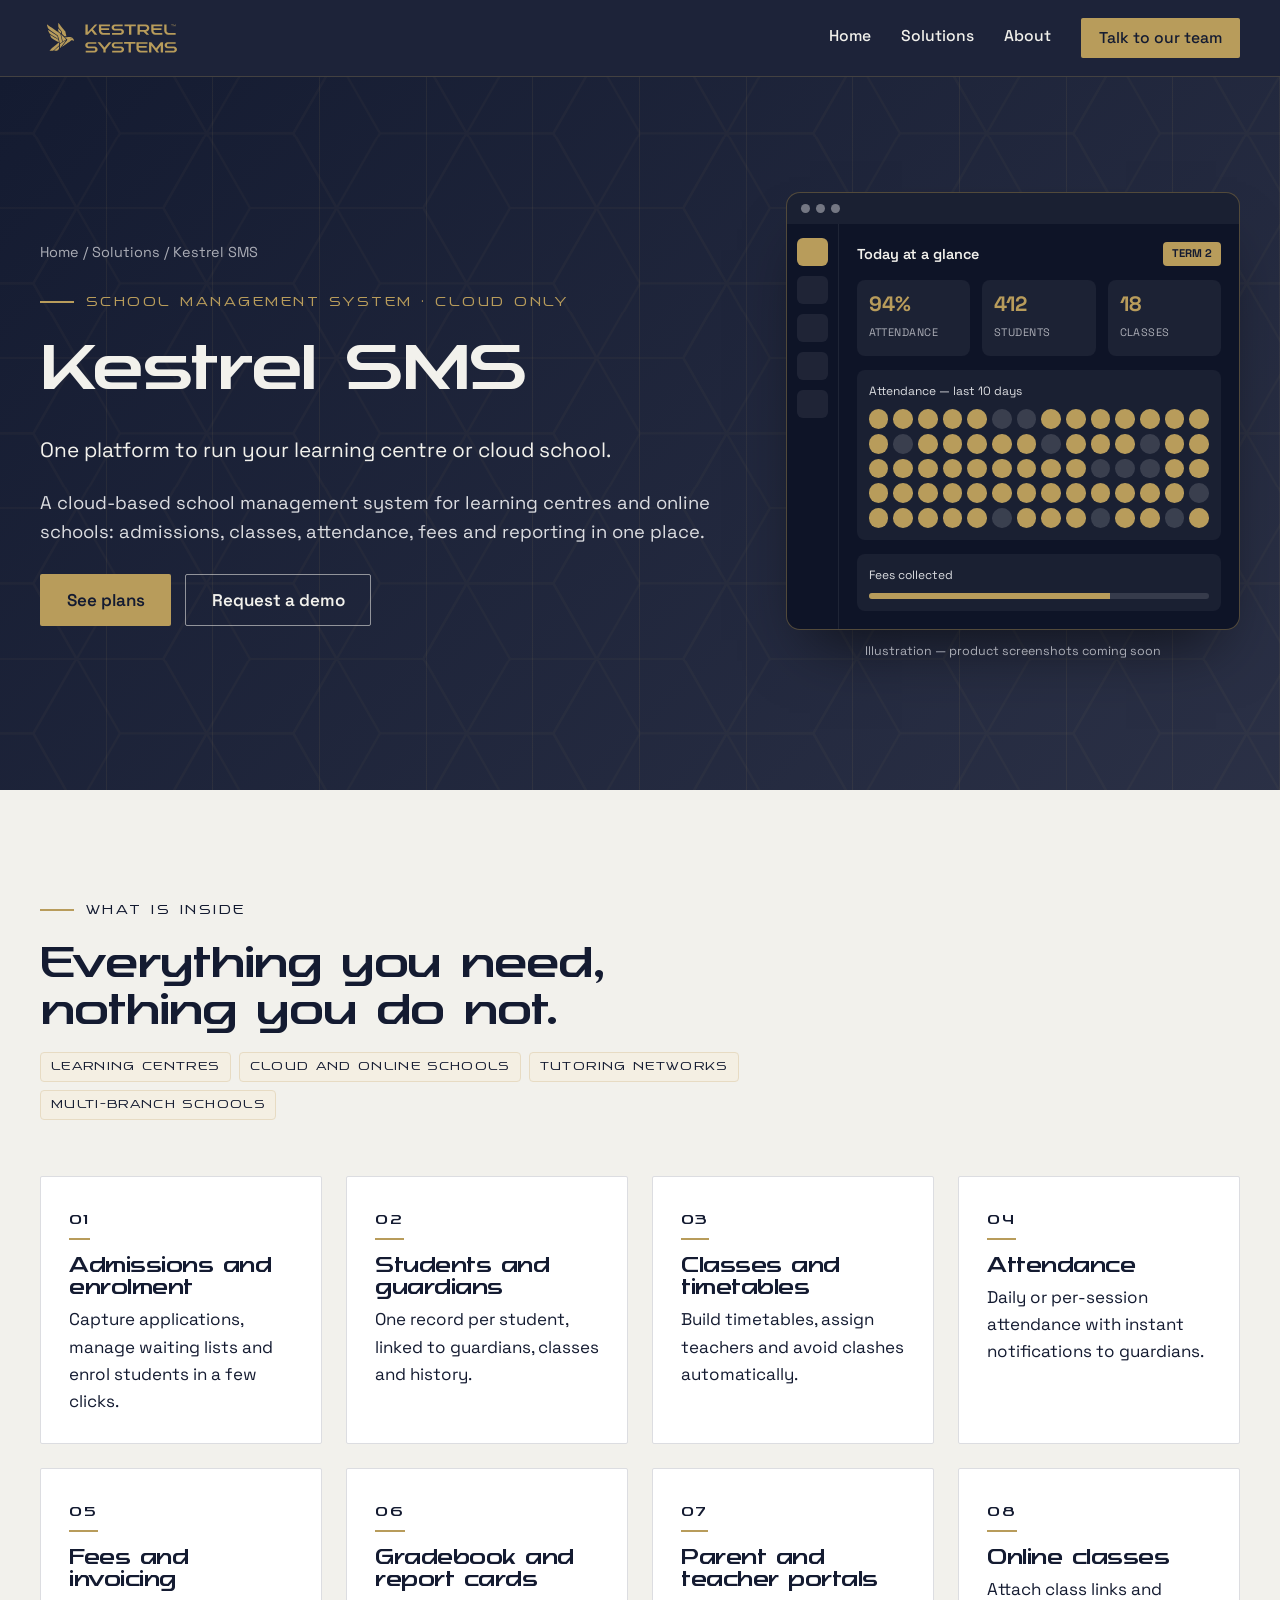
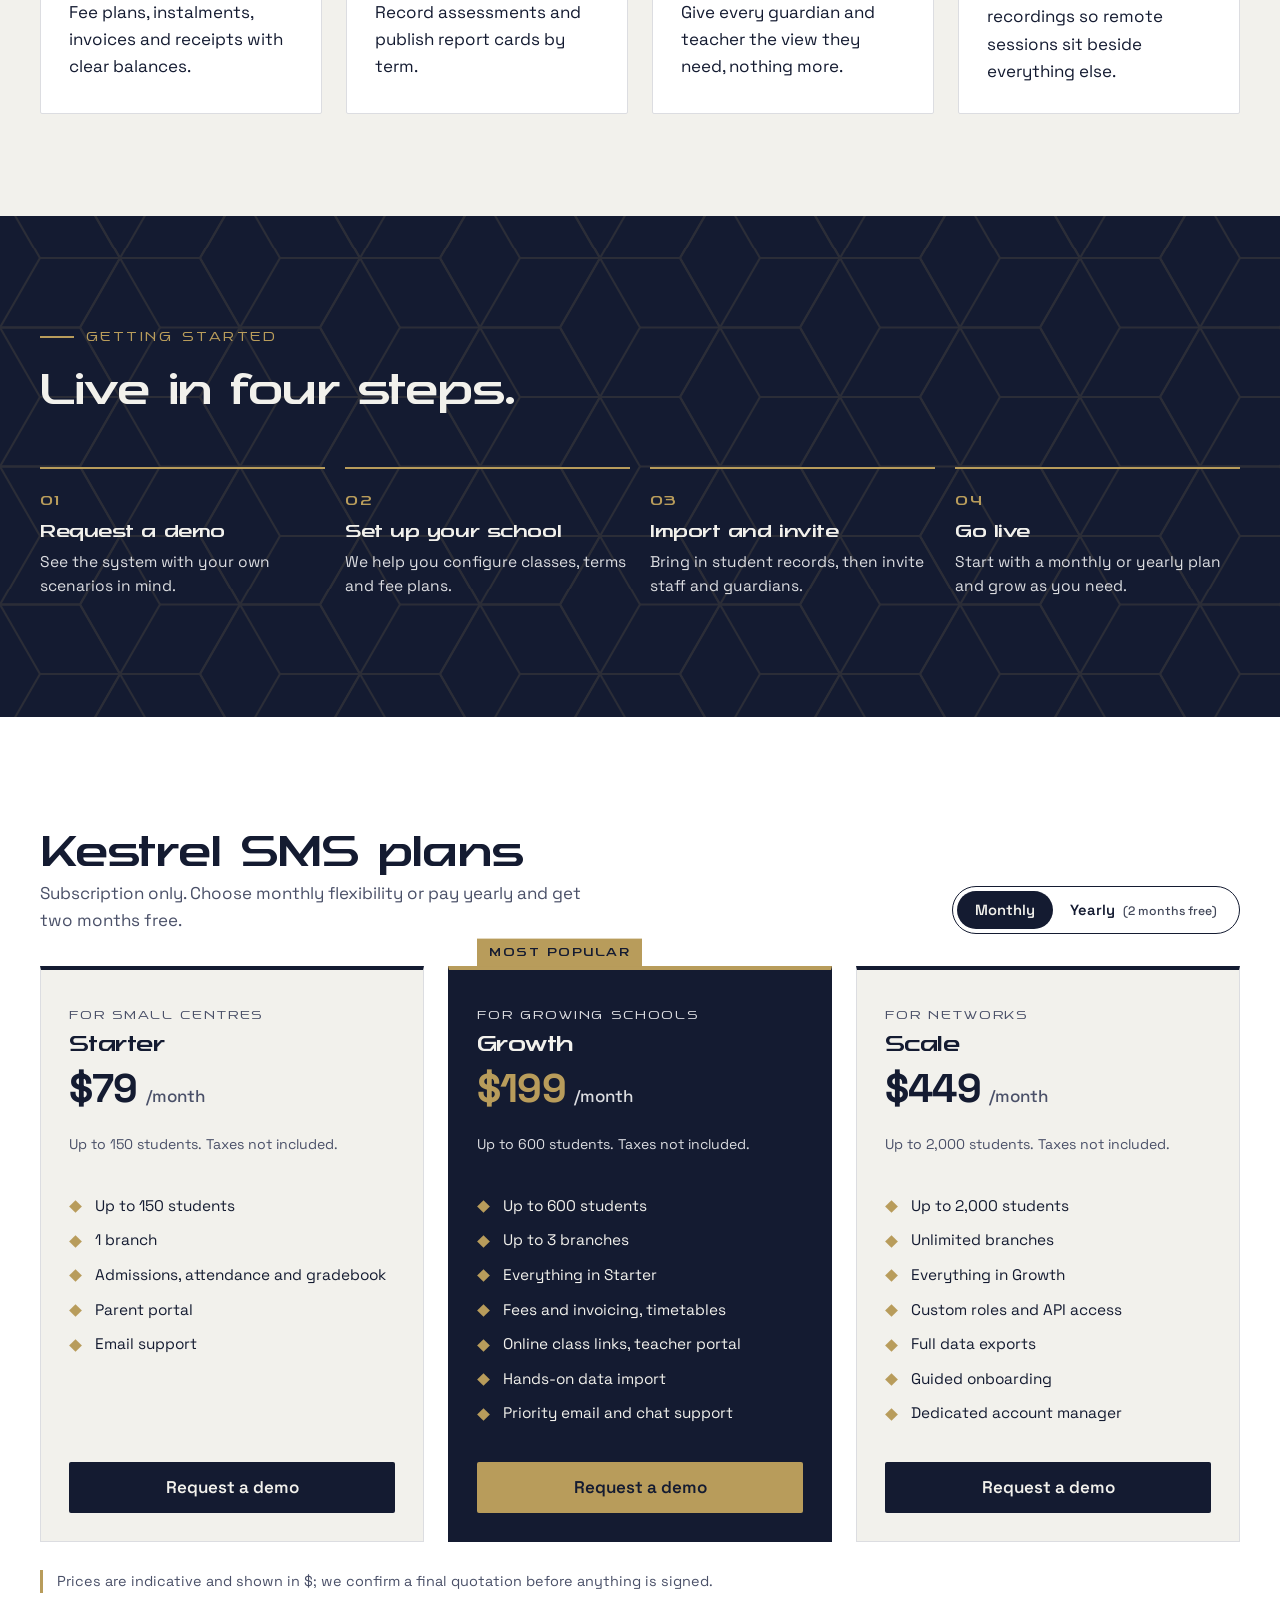
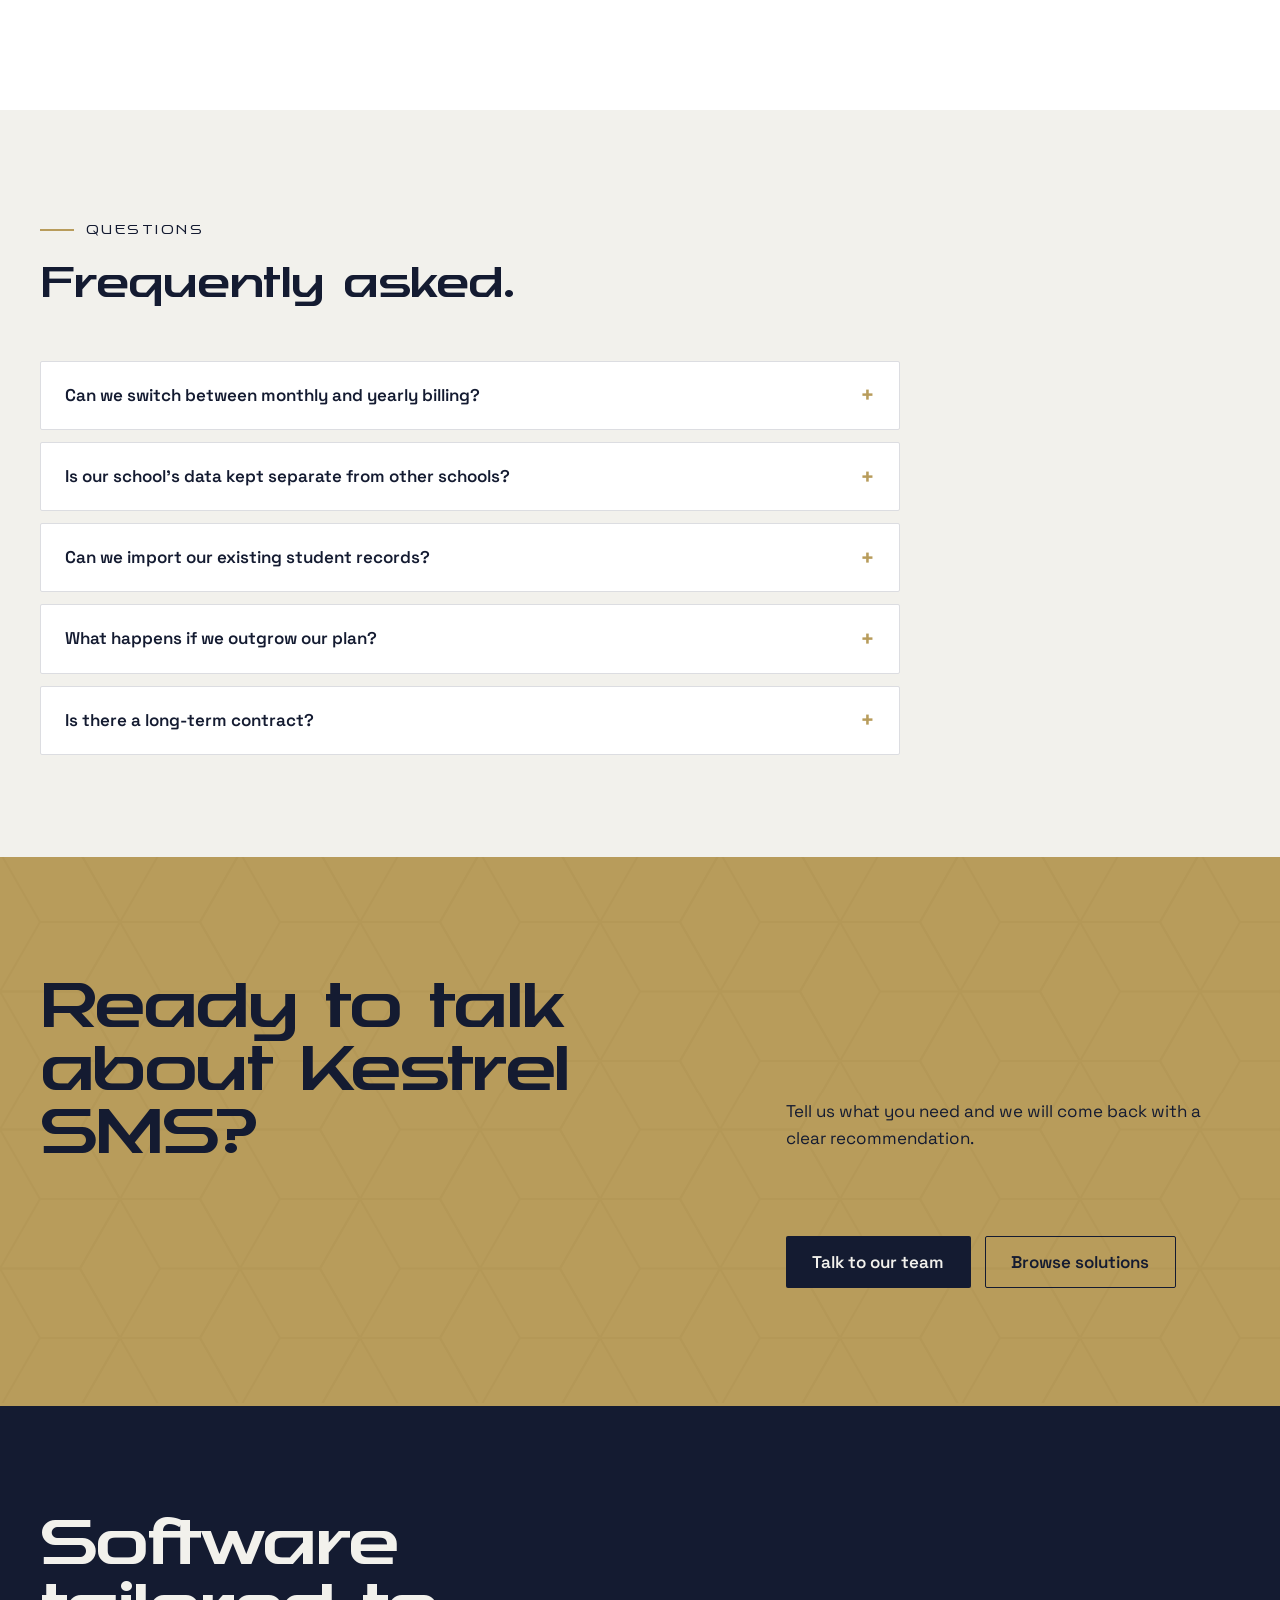
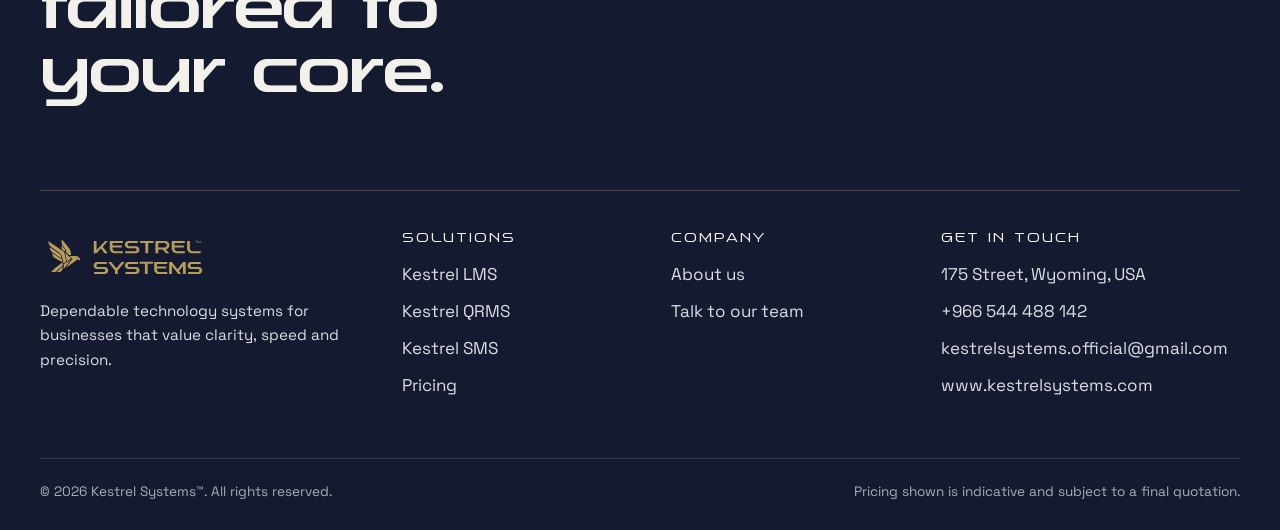
<file: sms.html>
<!doctype html>
<html lang="en">
<head>
<meta charset="utf-8">
<meta name="viewport" content="width=device-width, initial-scale=1">
<title>Kestrel SMS — School Management System | Kestrel Systems</title>
<meta name="description" content="Kestrel SMS: A cloud-based school management system for learning centres and online schools: admissions, classes, attendance, fees and reporting in one place.">
<meta name="theme-color" content="#141B31">
<link rel="canonical" href="https://www.kestrelsystems.com/sms.html">
<meta property="og:type" content="website">
<meta property="og:site_name" content="Kestrel Systems">
<meta property="og:title" content="Kestrel SMS — School Management System | Kestrel Systems">
<meta property="og:description" content="Kestrel SMS: A cloud-based school management system for learning centres and online schools: admissions, classes, attendance, fees and reporting in one place.">
<meta property="og:url" content="https://www.kestrelsystems.com/sms.html">
<meta property="og:image" content="https://www.kestrelsystems.com/assets/img/og-image.png">
<meta name="twitter:card" content="summary_large_image">
<link rel="icon" href="assets/icons/favicon.svg" type="image/svg+xml">
<link rel="icon" href="assets/icons/favicon-32.png" sizes="32x32" type="image/png">
<link rel="apple-touch-icon" href="assets/icons/apple-touch-icon.png">
<link rel="manifest" href="site.webmanifest">
<link rel="preconnect" href="https://fonts.googleapis.com">
<link rel="preconnect" href="https://fonts.gstatic.com" crossorigin>
<link href="https://fonts.googleapis.com/css2?family=Space+Grotesk:wght@400;500;600;700&display=swap" rel="stylesheet">
<link rel="stylesheet" href="css/styles.css">
<link rel="stylesheet" href="css/creative.css">
</head>
<body>
<a class="skip" href="#main">Skip to content</a>
<header class="site-header">
  <div class="wrap bar">
    <a class="brand" href="index.html" aria-label="Kestrel Systems — home"><img src="assets/logo/kestrel-horizontal-gold.svg" width="190" height="44" alt="Kestrel Systems"></a>
    <button class="nav-toggle" type="button" aria-expanded="false" aria-controls="nav">Menu</button>
    <nav id="nav" class="nav" aria-label="Primary">
      <a href="index.html">Home</a>
      <a href="solutions.html">Solutions</a>
      <a href="about.html">About</a>
      <a class="btn btn--gold btn--sm" href="contact.html">Talk to our team</a>
    </nav>
  </div>
</header>
<main id="main">
<section class="hero hero--inner">
  <div class="wrap hero__grid">
    <div>
      <div class="crumbs"><a href="index.html">Home</a> / <a href="solutions.html">Solutions</a> / Kestrel SMS</div>
      <span class="eyebrow">School Management System · Cloud only</span>
      <h1>Kestrel SMS</h1>
      <p class="lede" style="font-size:1.3rem;color:var(--paper)">One platform to run your learning centre or cloud school.</p>
      <p class="lede">A cloud-based school management system for learning centres and online schools: admissions, classes, attendance, fees and reporting in one place.</p>
      <div class="btn-row"><a class="btn btn--gold" href="#sms">See plans</a><a class="btn btn--ghost" href="contact.html?product=SMS">Request a demo</a></div>
    </div>
    <div><div class="mock" role="img" aria-label="Illustration of the Kestrel SMS dashboard"><div class="mock__bar"><i></i><i></i><i></i></div><div class="mock__body"><div class="m-side"><i></i><i></i><i></i><i></i><i></i></div><div class="m-main">
  <div class="m-title">Today at a glance <span>TERM 2</span></div>
  <div class="m-row"><div class="m-tile"><b>94%</b><span>ATTENDANCE</span></div><div class="m-tile"><b>412</b><span>STUDENTS</span></div><div class="m-tile"><b>18</b><span>CLASSES</span></div></div>
  <div class="m-card">Attendance — last 10 days<div class="m-dots"><i class="on"></i><i class="on"></i><i class="on"></i><i class="on"></i><i class="on"></i><i></i><i></i><i class="on"></i><i class="on"></i><i class="on"></i><i class="on"></i><i class="on"></i><i class="on"></i><i class="on"></i><i class="on"></i><i></i><i class="on"></i><i class="on"></i><i class="on"></i><i class="on"></i><i class="on"></i><i></i><i class="on"></i><i class="on"></i><i class="on"></i><i></i><i class="on"></i><i class="on"></i><i class="on"></i><i class="on"></i><i class="on"></i><i class="on"></i><i class="on"></i><i class="on"></i><i class="on"></i><i class="on"></i><i class="on"></i><i></i><i></i><i></i><i class="on"></i><i class="on"></i><i class="on"></i><i class="on"></i><i class="on"></i><i class="on"></i><i class="on"></i><i class="on"></i><i class="on"></i><i class="on"></i><i class="on"></i><i class="on"></i><i class="on"></i><i class="on"></i><i class="on"></i><i></i><i class="on"></i><i class="on"></i><i class="on"></i><i class="on"></i><i class="on"></i><i></i><i class="on"></i><i class="on"></i><i class="on"></i><i></i><i class="on"></i><i class="on"></i><i></i><i class="on"></i></div></div>
  <div class="m-card">Fees collected<div class="m-bar"><i style="width:71%"></i></div></div>
</div></div></div><p class="mock-caption">Illustration — product screenshots coming soon</p></div>
  </div>
</section>

<section class="section">
  <div class="wrap">
    <div class="section-head" data-reveal>
      <span class="eyebrow">What is inside</span>
      <h2>Everything you need, nothing you do not.</h2>
      <div class="pcard__tags" style="margin-top:18px"><span class="tag">Learning centres</span><span class="tag">Cloud and online schools</span><span class="tag">Tutoring networks</span><span class="tag">Multi-branch schools</span></div>
    </div>
    <div class="grid grid--4"><div class="card" data-reveal><span class="num">01</span><h3>Admissions and enrolment</h3><p>Capture applications, manage waiting lists and enrol students in a few clicks.</p></div><div class="card" data-reveal><span class="num">02</span><h3>Students and guardians</h3><p>One record per student, linked to guardians, classes and history.</p></div><div class="card" data-reveal><span class="num">03</span><h3>Classes and timetables</h3><p>Build timetables, assign teachers and avoid clashes automatically.</p></div><div class="card" data-reveal><span class="num">04</span><h3>Attendance</h3><p>Daily or per-session attendance with instant notifications to guardians.</p></div><div class="card" data-reveal><span class="num">05</span><h3>Fees and invoicing</h3><p>Fee plans, instalments, invoices and receipts with clear balances.</p></div><div class="card" data-reveal><span class="num">06</span><h3>Gradebook and report cards</h3><p>Record assessments and publish report cards by term.</p></div><div class="card" data-reveal><span class="num">07</span><h3>Parent and teacher portals</h3><p>Give every guardian and teacher the view they need, nothing more.</p></div><div class="card" data-reveal><span class="num">08</span><h3>Online classes</h3><p>Attach class links and recordings so remote sessions sit beside everything else.</p></div></div>
  </div>
</section>

<section class="section section--navy section--pattern">
  <div class="wrap">
    <div class="section-head" data-reveal><span class="eyebrow">Getting started</span><h2>Live in four steps.</h2></div>
    <div class="steps"><div class="step" data-reveal><h3>Request a demo</h3><p>See the system with your own scenarios in mind.</p></div><div class="step" data-reveal><h3>Set up your school</h3><p>We help you configure classes, terms and fee plans.</p></div><div class="step" data-reveal><h3>Import and invite</h3><p>Bring in student records, then invite staff and guardians.</p></div><div class="step" data-reveal><h3>Go live</h3><p>Start with a monthly or yearly plan and grow as you need.</p></div></div>
  </div>
</section>

<section class="section section--white">
  <div class="wrap">
    <div class="price-block" id="sms">
  <div class="price-head"><div><h2>Kestrel SMS plans</h2><p>Subscription only. Choose monthly flexibility or pay yearly and get two months free.</p></div><div class="toggle" role="group" aria-label="Billing period"><button type="button" data-billing="monthly" aria-pressed="true">Monthly</button><button type="button" data-billing="yearly" aria-pressed="false">Yearly <small>(2 months free)</small></button></div></div>
  <div class="plans"><article class="plan" data-sms-tier="starter" data-reveal>
  
  <div class="plan__kind">For small centres</div>
  <h3>Starter</h3>
  <p class="price"><span class="price__amt js-amt">$79</span><span class="price__unit js-unit">/month</span></p>
  <span class="plan__save js-save"></span>
  <p class="plan__note">Up to 150 students. Taxes not included.</p>
  <ul class="ticks"><li>Up to 150 students</li><li>1 branch</li><li>Admissions, attendance and gradebook</li><li>Parent portal</li><li>Email support</li></ul>
  <a class="btn btn--navy" href="contact.html?product=SMS&amp;plan=Starter">Request a demo</a>
</article><article class="plan plan--featured" data-sms-tier="growth" data-reveal>
  <span class="plan__flag">Most popular</span>
  <div class="plan__kind">For growing schools</div>
  <h3>Growth</h3>
  <p class="price"><span class="price__amt js-amt">$199</span><span class="price__unit js-unit">/month</span></p>
  <span class="plan__save js-save"></span>
  <p class="plan__note">Up to 600 students. Taxes not included.</p>
  <ul class="ticks"><li>Up to 600 students</li><li>Up to 3 branches</li><li>Everything in Starter</li><li>Fees and invoicing, timetables</li><li>Online class links, teacher portal</li><li>Hands-on data import</li><li>Priority email and chat support</li></ul>
  <a class="btn btn--gold" href="contact.html?product=SMS&amp;plan=Growth">Request a demo</a>
</article><article class="plan" data-sms-tier="scale" data-reveal>
  
  <div class="plan__kind">For networks</div>
  <h3>Scale</h3>
  <p class="price"><span class="price__amt js-amt">$449</span><span class="price__unit js-unit">/month</span></p>
  <span class="plan__save js-save"></span>
  <p class="plan__note">Up to 2,000 students. Taxes not included.</p>
  <ul class="ticks"><li>Up to 2,000 students</li><li>Unlimited branches</li><li>Everything in Growth</li><li>Custom roles and API access</li><li>Full data exports</li><li>Guided onboarding</li><li>Dedicated account manager</li></ul>
  <a class="btn btn--navy" href="contact.html?product=SMS&amp;plan=Scale">Request a demo</a>
</article></div>
</div>
    <p class="disclaimer">Prices are indicative and shown in $; we confirm a final quotation before anything is signed.</p>
  </div>
</section>

<section class="section">
  <div class="wrap">
    <div class="section-head" data-reveal><span class="eyebrow">Questions</span><h2>Frequently asked.</h2></div>
    <div class="faq"><details><summary>Can we switch between monthly and yearly billing?</summary><p>Yes. Yearly billing is paid upfront and costs the equivalent of ten months. You can switch at your next renewal.</p></details><details><summary>Is our school's data kept separate from other schools?</summary><p>Yes. Each school has its own isolated space, and you can export your data at any time.</p></details><details><summary>Can we import our existing student records?</summary><p>Yes. Bring a spreadsheet and we map it to the system. Hands-on import help is included on Growth and Scale.</p></details><details><summary>What happens if we outgrow our plan?</summary><p>You can upgrade at any time, or talk to us about a larger arrangement for networks with more than 2,000 students.</p></details><details><summary>Is there a long-term contract?</summary><p>Monthly plans can be cancelled at any time. Yearly plans run for twelve months.</p></details></div>
  </div>
</section>
<section class="cta">
  <div class="wrap" data-reveal>
    <h2>Ready to talk about Kestrel SMS?</h2>
    <p>Tell us what you need and we will come back with a clear recommendation.</p>
    <div class="btn-row">
      <a class="btn btn--gold" href="contact.html?product=SMS">Talk to our team</a>
      <a class="btn btn--ghost" href="solutions.html">Browse solutions</a>
    </div>
  </div>
</section>
</main>
<footer class="site-footer">
  <div class="wrap">
    <div class="footer__grid">
      <div>
        <a class="brand" href="index.html" aria-label="Kestrel Systems — home"><img src="assets/logo/kestrel-horizontal-gold.svg" width="190" height="44" alt="Kestrel Systems"></a>
        <p>Dependable technology systems for businesses that value clarity, speed and precision.</p>
      </div>
      <div>
        <h4>Solutions</h4>
        <ul>
          <li><a href="lms.html">Kestrel LMS</a></li>
          <li><a href="qrms.html">Kestrel QRMS</a></li>
          <li><a href="sms.html">Kestrel SMS</a></li>
          <li><a href="solutions.html#pricing">Pricing</a></li>
        </ul>
      </div>
      <div>
        <h4>Company</h4>
        <ul>
          <li><a href="about.html">About us</a></li>
          <li><a href="contact.html">Talk to our team</a></li>
        </ul>
      </div>
      <div>
        <h4>Get in touch</h4>
        <ul>
          <li>175 Street, Wyoming, USA</li>
          <li><a href="https://wa.me/966544488142">+966 544 488 142</a></li>
          <li><a href="mailto:kestrelsystems.official@gmail.com">kestrelsystems.official@gmail.com</a></li>
          <li><a href="https://www.kestrelsystems.com">www.kestrelsystems.com</a></li>
        </ul>
      </div>
    </div>
    <div class="footer__bottom">
      <span>© <span data-year>2026</span> Kestrel Systems™. All rights reserved.</span>
      <span>Pricing shown is indicative and subject to a final quotation.</span>
    </div>
  </div>
</footer>
<script src="js/pricing.js"></script>
<script src="js/main.js"></script>
</body>
</html>
</file>
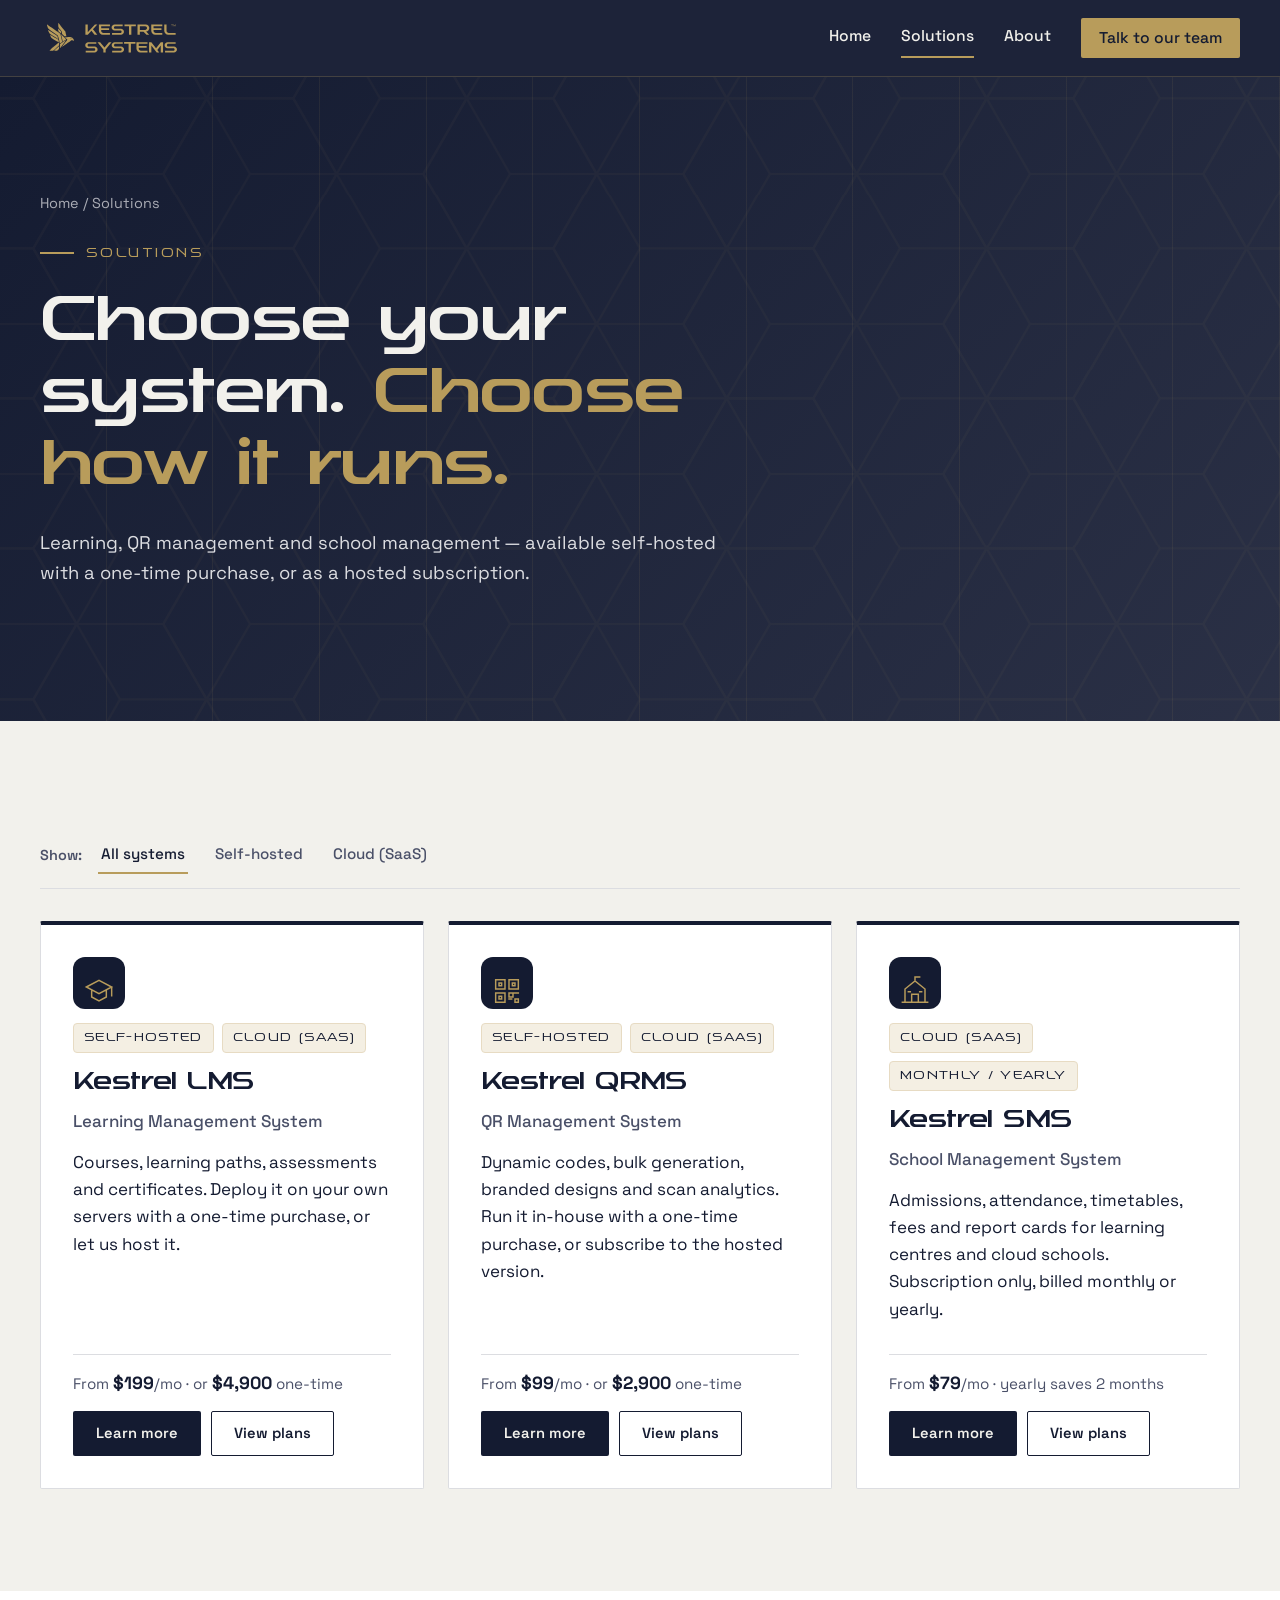
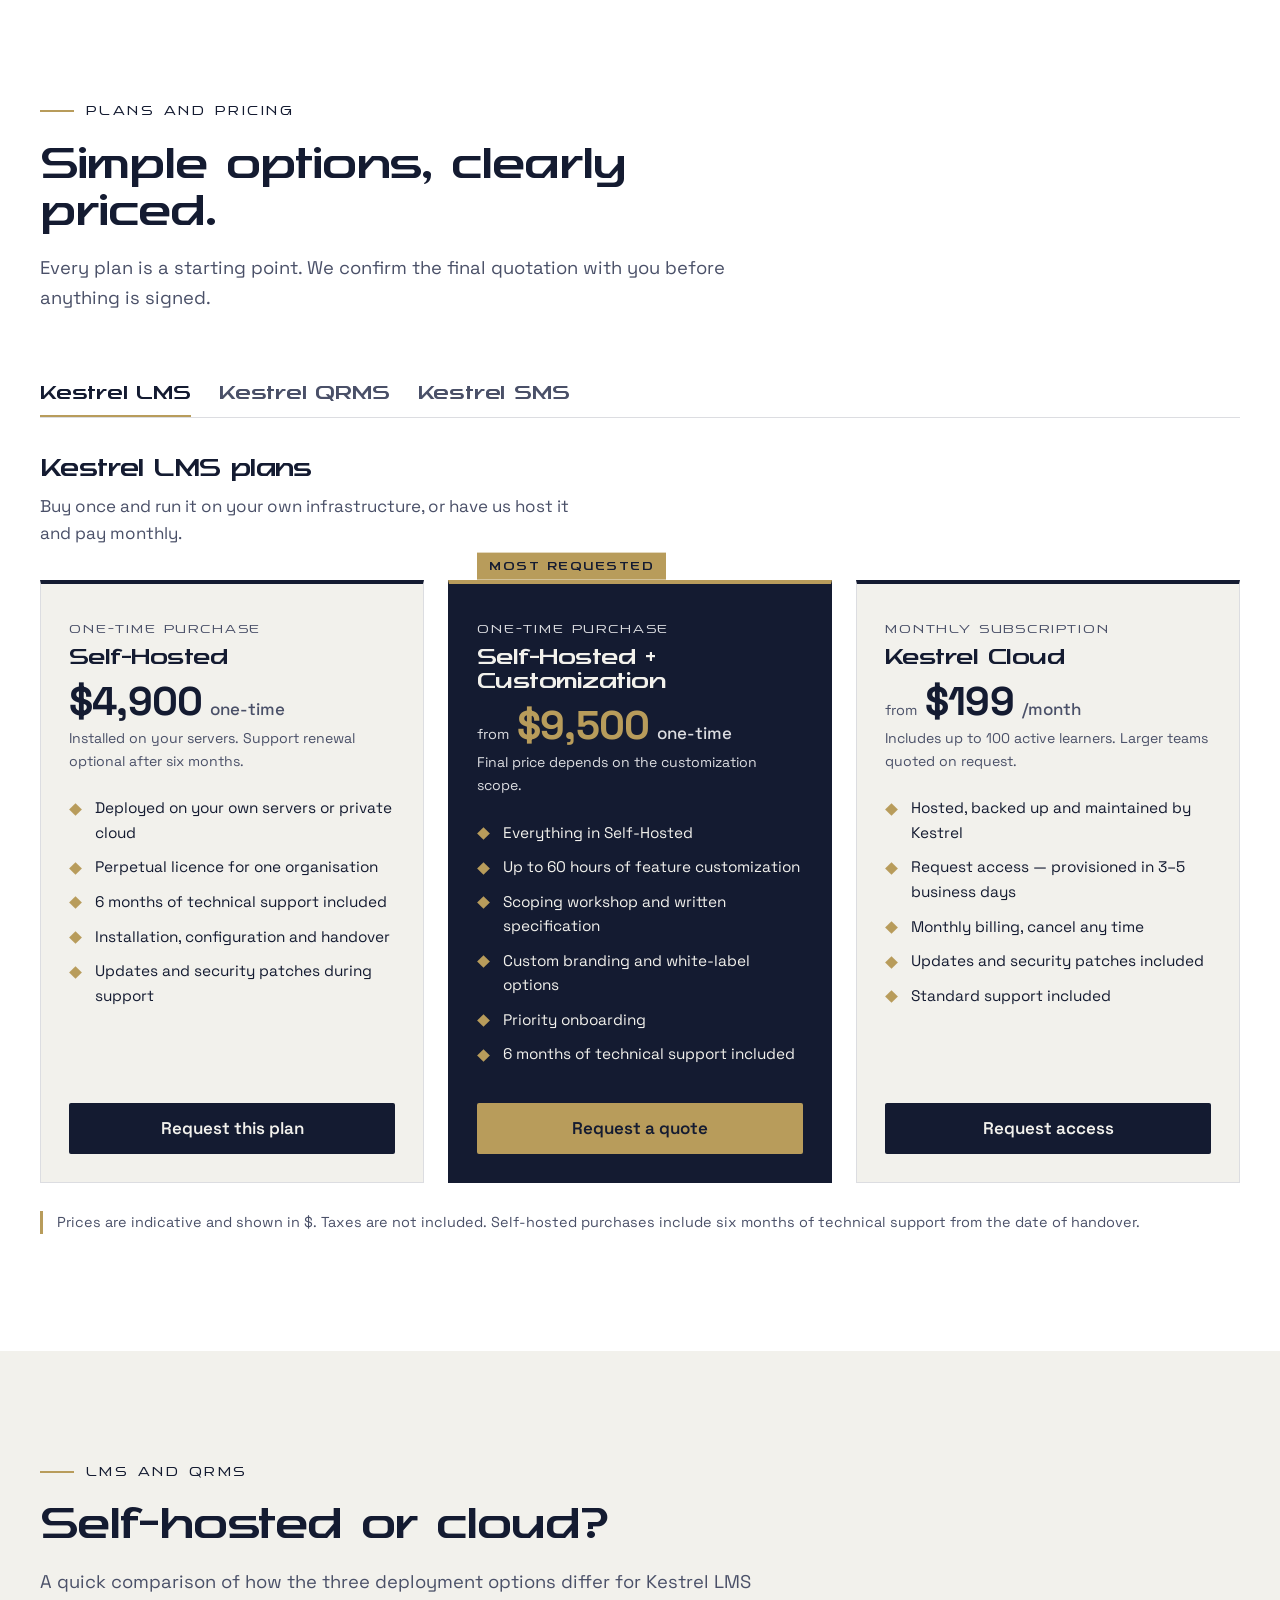
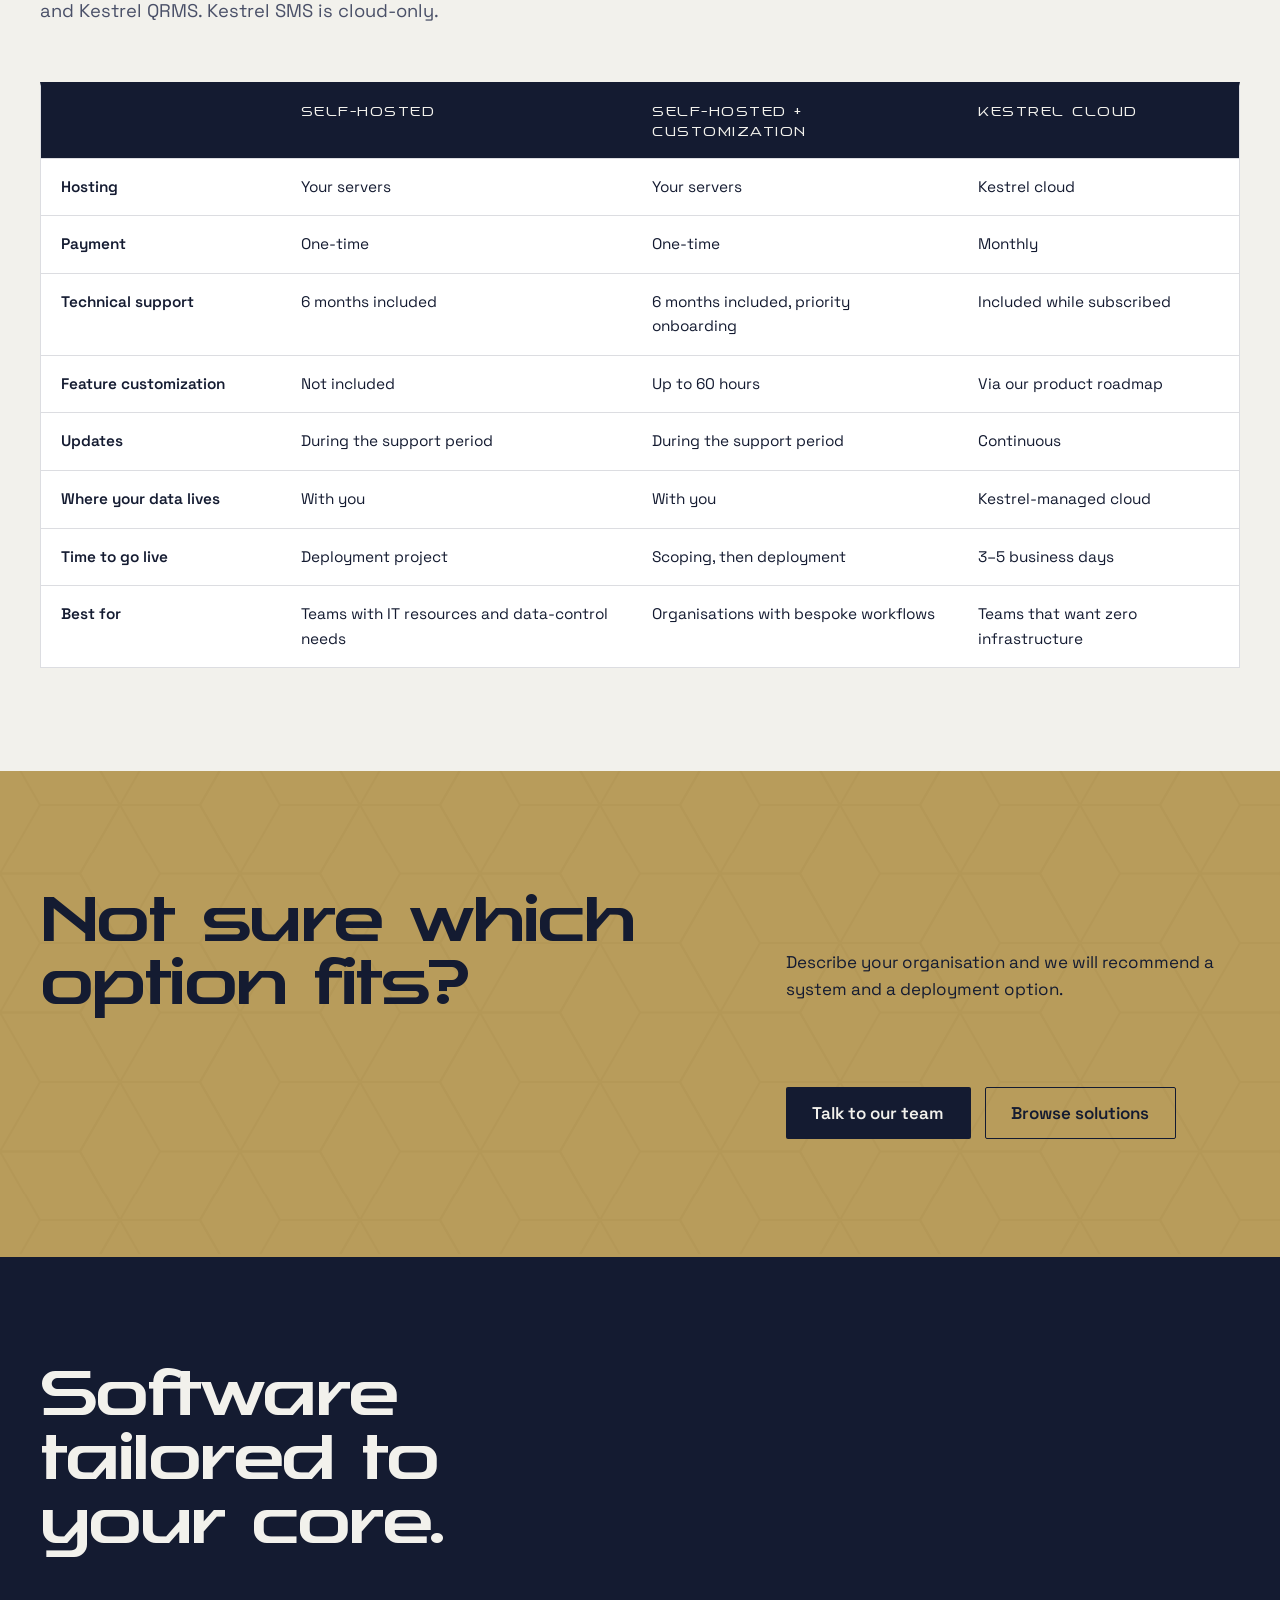
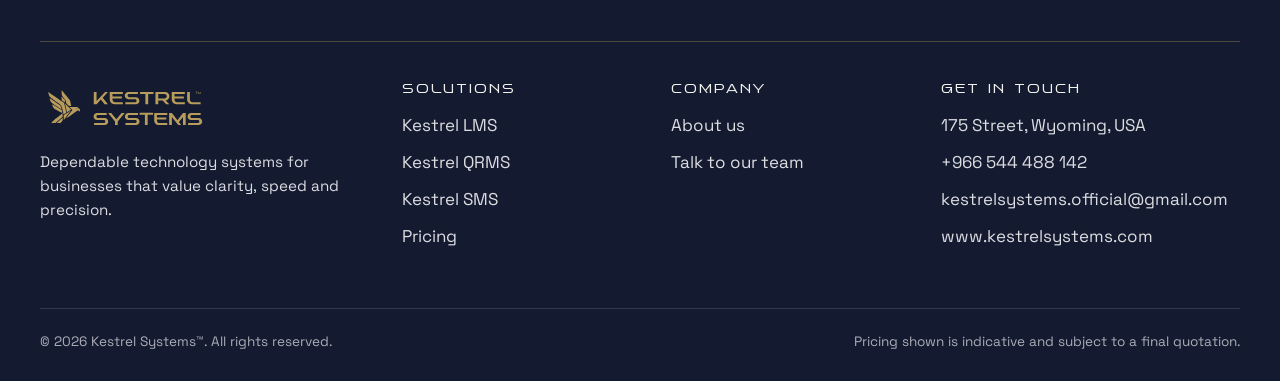
<file: solutions.html>
<!doctype html>
<html lang="en">
<head>
<meta charset="utf-8">
<meta name="viewport" content="width=device-width, initial-scale=1">
<title>Solutions & Pricing — Kestrel LMS, QRMS and SMS</title>
<meta name="description" content="Compare Kestrel LMS, QRMS and SMS. Self-hosted one-time purchase with 6 months support, or hosted monthly and yearly subscriptions.">
<meta name="theme-color" content="#141B31">
<link rel="canonical" href="https://www.kestrelsystems.com/solutions.html">
<meta property="og:type" content="website">
<meta property="og:site_name" content="Kestrel Systems">
<meta property="og:title" content="Solutions & Pricing — Kestrel LMS, QRMS and SMS">
<meta property="og:description" content="Compare Kestrel LMS, QRMS and SMS. Self-hosted one-time purchase with 6 months support, or hosted monthly and yearly subscriptions.">
<meta property="og:url" content="https://www.kestrelsystems.com/solutions.html">
<meta property="og:image" content="https://www.kestrelsystems.com/assets/img/og-image.png">
<meta name="twitter:card" content="summary_large_image">
<link rel="icon" href="assets/icons/favicon.svg" type="image/svg+xml">
<link rel="icon" href="assets/icons/favicon-32.png" sizes="32x32" type="image/png">
<link rel="apple-touch-icon" href="assets/icons/apple-touch-icon.png">
<link rel="manifest" href="site.webmanifest">
<link rel="preconnect" href="https://fonts.googleapis.com">
<link rel="preconnect" href="https://fonts.gstatic.com" crossorigin>
<link href="https://fonts.googleapis.com/css2?family=Space+Grotesk:wght@400;500;600;700&display=swap" rel="stylesheet">
<link rel="stylesheet" href="css/styles.css">
<link rel="stylesheet" href="css/creative.css">
</head>
<body>
<a class="skip" href="#main">Skip to content</a>
<header class="site-header">
  <div class="wrap bar">
    <a class="brand" href="index.html" aria-label="Kestrel Systems — home"><img src="assets/logo/kestrel-horizontal-gold.svg" width="190" height="44" alt="Kestrel Systems"></a>
    <button class="nav-toggle" type="button" aria-expanded="false" aria-controls="nav">Menu</button>
    <nav id="nav" class="nav" aria-label="Primary">
      <a href="index.html">Home</a>
      <a href="solutions.html" aria-current="page">Solutions</a>
      <a href="about.html">About</a>
      <a class="btn btn--gold btn--sm" href="contact.html">Talk to our team</a>
    </nav>
  </div>
</header>
<main id="main">
<section class="hero hero--inner">
  <div class="wrap hero__grid">
    <div>
      <div class="crumbs"><a href="index.html">Home</a> / Solutions</div>
      <span class="eyebrow">Solutions</span>
      <h1>Choose your system. <em>Choose how it runs.</em></h1>
      <p class="lede">Learning, QR management and school management — available self-hosted with a one-time purchase, or as a hosted subscription.</p>
    </div>
    <div></div>
  </div>
</section>

<section class="section">
  <div class="wrap">
    <div class="filters" role="group" aria-label="Filter by deployment">
      <span class="filters__label">Show:</span>
      <button class="chip" type="button" data-filter="all" aria-pressed="true">All systems</button>
      <button class="chip" type="button" data-filter="selfhosted" aria-pressed="false">Self-hosted</button>
      <button class="chip" type="button" data-filter="saas" aria-pressed="false">Cloud (SaaS)</button>
    </div>
    <div class="grid grid--3"><article class="card pcard" data-deploy="selfhosted saas" data-reveal>
  <div class="pcard__icon"><svg class="" width="48" height="48" viewBox="0 0 48 48" fill="none" stroke="currentColor" stroke-width="2.2" stroke-linejoin="miter" stroke-linecap="square" aria-hidden="true"><path d="M5 18 L24 8 L43 18 L24 28 Z M13 23 V33 L24 39 L35 33 V23 M43 18 V31"/></svg></div>
  <div class="pcard__tags"><span class="tag">Self-hosted</span><span class="tag">Cloud (SaaS)</span></div>
  <h3>Kestrel LMS</h3>
  <p class="pcard__sub">Learning Management System</p>
  <p>Courses, learning paths, assessments and certificates. Deploy it on your own servers with a one-time purchase, or let us host it.</p>
  <div class="pcard__price">From <b data-price="lms.saas.amount">$199</b>/mo · or <b data-price="lms.selfhosted.amount">$4,900</b> one-time</div>
  <div class="pcard__actions"><a class="btn btn--navy btn--sm" href="lms.html">Learn more</a><a class="btn btn--outline btn--sm" href="#lms">View plans</a></div>
</article><article class="card pcard" data-deploy="selfhosted saas" data-reveal>
  <div class="pcard__icon"><svg class="" width="48" height="48" viewBox="0 0 48 48" fill="none" stroke="currentColor" stroke-width="2.2" stroke-linejoin="miter" stroke-linecap="square" aria-hidden="true"><path d="M7 7h14v14H7z M27 7h14v14H27z M7 27h14v14H7z M12 12h4v4h-4z M32 12h4v4h-4z M12 32h4v4h-4z M27 27h6v6h-6z M36 36h5v5h-5z M35 27h6 M27 36h4"/></svg></div>
  <div class="pcard__tags"><span class="tag">Self-hosted</span><span class="tag">Cloud (SaaS)</span></div>
  <h3>Kestrel QRMS</h3>
  <p class="pcard__sub">QR Management System</p>
  <p>Dynamic codes, bulk generation, branded designs and scan analytics. Run it in-house with a one-time purchase, or subscribe to the hosted version.</p>
  <div class="pcard__price">From <b data-price="qrms.saas.amount">$99</b>/mo · or <b data-price="qrms.selfhosted.amount">$2,900</b> one-time</div>
  <div class="pcard__actions"><a class="btn btn--navy btn--sm" href="qrms.html">Learn more</a><a class="btn btn--outline btn--sm" href="#qrms">View plans</a></div>
</article><article class="card pcard" data-deploy="saas" data-reveal>
  <div class="pcard__icon"><svg class="" width="48" height="48" viewBox="0 0 48 48" fill="none" stroke="currentColor" stroke-width="2.2" stroke-linejoin="miter" stroke-linecap="square" aria-hidden="true"><path d="M5 41h38 M9 41V21L24 9l15 12v20 M19 41V29h10v12 M24 9V3h7 M14 25h3 M31 25h3"/></svg></div>
  <div class="pcard__tags"><span class="tag">Cloud (SaaS)</span><span class="tag">Monthly / yearly</span></div>
  <h3>Kestrel SMS</h3>
  <p class="pcard__sub">School Management System</p>
  <p>Admissions, attendance, timetables, fees and report cards for learning centres and cloud schools. Subscription only, billed monthly or yearly.</p>
  <div class="pcard__price">From <b data-price="sms.starter.monthly">$79</b>/mo · yearly saves 2 months</div>
  <div class="pcard__actions"><a class="btn btn--navy btn--sm" href="sms.html">Learn more</a><a class="btn btn--outline btn--sm" href="#sms">View plans</a></div>
</article></div>
  </div>
</section>

<section class="section section--white" id="pricing">
  <div class="wrap">
    <div class="section-head" data-reveal>
      <span class="eyebrow">Plans and pricing</span>
      <h2>Simple options, clearly priced.</h2>
      <p class="lede">Every plan is a starting point. We confirm the final quotation with you before anything is signed.</p>
    </div>
    <div class="price-block" id="lms">
  <div class="price-head"><div><h3>Kestrel LMS plans</h3><p>Buy once and run it on your own infrastructure, or have us host it and pay monthly.</p></div></div>
  <div class="plans"><article class="plan" data-reveal>
  
  <div class="plan__kind">One-time purchase</div>
  <h3>Self-Hosted</h3>
  <p class="price"><span class="price__amt" data-price="lms.selfhosted.amount">$4,900</span><span class="price__unit">one-time</span></p>
  <p class="plan__note">Installed on your servers. Support renewal optional after six months.</p>
  <ul class="ticks"><li>Deployed on your own servers or private cloud</li><li>Perpetual licence for one organisation</li><li>6 months of technical support included</li><li>Installation, configuration and handover</li><li>Updates and security patches during support</li></ul>
  <a class="btn btn--navy" href="contact.html?product=LMS&amp;plan=Self-Hosted">Request this plan</a>
</article><article class="plan plan--featured" data-reveal>
  <span class="plan__flag">Most requested</span>
  <div class="plan__kind">One-time purchase</div>
  <h3>Self-Hosted + Customization</h3>
  <p class="price"><span class="price__from">from</span><span class="price__amt" data-price="lms.custom.amount">$9,500</span><span class="price__unit">one-time</span></p>
  <p class="plan__note">Final price depends on the customization scope.</p>
  <ul class="ticks"><li>Everything in Self-Hosted</li><li>Up to 60 hours of feature customization</li><li>Scoping workshop and written specification</li><li>Custom branding and white-label options</li><li>Priority onboarding</li><li>6 months of technical support included</li></ul>
  <a class="btn btn--gold" href="contact.html?product=LMS&amp;plan=Self-Hosted%20%2B%20Customization">Request a quote</a>
</article><article class="plan" data-reveal>
  
  <div class="plan__kind">Monthly subscription</div>
  <h3>Kestrel Cloud</h3>
  <p class="price"><span class="price__from">from</span><span class="price__amt" data-price="lms.saas.amount">$199</span><span class="price__unit">/month</span></p>
  <p class="plan__note">Includes up to 100 active learners. Larger teams quoted on request.</p>
  <ul class="ticks"><li>Hosted, backed up and maintained by Kestrel</li><li>Request access — provisioned in 3–5 business days</li><li>Monthly billing, cancel any time</li><li>Updates and security patches included</li><li>Standard support included</li></ul>
  <a class="btn btn--navy" href="contact.html?product=LMS&amp;plan=Kestrel%20Cloud">Request access</a>
</article></div>
</div>
    <div class="price-block" id="qrms">
  <div class="price-head"><div><h3>Kestrel QRMS plans</h3><p>Buy once and run it on your own infrastructure, or have us host it and pay monthly.</p></div></div>
  <div class="plans"><article class="plan" data-reveal>
  
  <div class="plan__kind">One-time purchase</div>
  <h3>Self-Hosted</h3>
  <p class="price"><span class="price__amt" data-price="qrms.selfhosted.amount">$2,900</span><span class="price__unit">one-time</span></p>
  <p class="plan__note">Installed on your servers. Support renewal optional after six months.</p>
  <ul class="ticks"><li>Deployed on your own servers or private cloud</li><li>Perpetual licence for one organisation</li><li>6 months of technical support included</li><li>Installation, configuration and handover</li><li>Updates and security patches during support</li></ul>
  <a class="btn btn--navy" href="contact.html?product=QRMS&amp;plan=Self-Hosted">Request this plan</a>
</article><article class="plan plan--featured" data-reveal>
  <span class="plan__flag">Most requested</span>
  <div class="plan__kind">One-time purchase</div>
  <h3>Self-Hosted + Customization</h3>
  <p class="price"><span class="price__from">from</span><span class="price__amt" data-price="qrms.custom.amount">$6,500</span><span class="price__unit">one-time</span></p>
  <p class="plan__note">Final price depends on the customization scope.</p>
  <ul class="ticks"><li>Everything in Self-Hosted</li><li>Up to 60 hours of feature customization</li><li>Scoping workshop and written specification</li><li>Custom branding and white-label options</li><li>Priority onboarding</li><li>6 months of technical support included</li></ul>
  <a class="btn btn--gold" href="contact.html?product=QRMS&amp;plan=Self-Hosted%20%2B%20Customization">Request a quote</a>
</article><article class="plan" data-reveal>
  
  <div class="plan__kind">Monthly subscription</div>
  <h3>Kestrel Cloud</h3>
  <p class="price"><span class="price__from">from</span><span class="price__amt" data-price="qrms.saas.amount">$99</span><span class="price__unit">/month</span></p>
  <p class="plan__note">Includes up to 25,000 scans per month. Larger teams quoted on request.</p>
  <ul class="ticks"><li>Hosted, backed up and maintained by Kestrel</li><li>Request access — provisioned in 3–5 business days</li><li>Monthly billing, cancel any time</li><li>Updates and security patches included</li><li>Standard support included</li></ul>
  <a class="btn btn--navy" href="contact.html?product=QRMS&amp;plan=Kestrel%20Cloud">Request access</a>
</article></div>
</div>
    <div class="price-block" id="sms">
  <div class="price-head"><div><h3>Kestrel SMS plans</h3><p>Subscription only. Choose monthly flexibility or pay yearly and get two months free.</p></div><div class="toggle" role="group" aria-label="Billing period"><button type="button" data-billing="monthly" aria-pressed="true">Monthly</button><button type="button" data-billing="yearly" aria-pressed="false">Yearly <small>(2 months free)</small></button></div></div>
  <div class="plans"><article class="plan" data-sms-tier="starter" data-reveal>
  
  <div class="plan__kind">For small centres</div>
  <h3>Starter</h3>
  <p class="price"><span class="price__amt js-amt">$79</span><span class="price__unit js-unit">/month</span></p>
  <span class="plan__save js-save"></span>
  <p class="plan__note">Up to 150 students. Taxes not included.</p>
  <ul class="ticks"><li>Up to 150 students</li><li>1 branch</li><li>Admissions, attendance and gradebook</li><li>Parent portal</li><li>Email support</li></ul>
  <a class="btn btn--navy" href="contact.html?product=SMS&amp;plan=Starter">Request a demo</a>
</article><article class="plan plan--featured" data-sms-tier="growth" data-reveal>
  <span class="plan__flag">Most popular</span>
  <div class="plan__kind">For growing schools</div>
  <h3>Growth</h3>
  <p class="price"><span class="price__amt js-amt">$199</span><span class="price__unit js-unit">/month</span></p>
  <span class="plan__save js-save"></span>
  <p class="plan__note">Up to 600 students. Taxes not included.</p>
  <ul class="ticks"><li>Up to 600 students</li><li>Up to 3 branches</li><li>Everything in Starter</li><li>Fees and invoicing, timetables</li><li>Online class links, teacher portal</li><li>Hands-on data import</li><li>Priority email and chat support</li></ul>
  <a class="btn btn--gold" href="contact.html?product=SMS&amp;plan=Growth">Request a demo</a>
</article><article class="plan" data-sms-tier="scale" data-reveal>
  
  <div class="plan__kind">For networks</div>
  <h3>Scale</h3>
  <p class="price"><span class="price__amt js-amt">$449</span><span class="price__unit js-unit">/month</span></p>
  <span class="plan__save js-save"></span>
  <p class="plan__note">Up to 2,000 students. Taxes not included.</p>
  <ul class="ticks"><li>Up to 2,000 students</li><li>Unlimited branches</li><li>Everything in Growth</li><li>Custom roles and API access</li><li>Full data exports</li><li>Guided onboarding</li><li>Dedicated account manager</li></ul>
  <a class="btn btn--navy" href="contact.html?product=SMS&amp;plan=Scale">Request a demo</a>
</article></div>
</div>
    <p class="disclaimer">Prices are indicative and shown in $. Taxes are not included. Self-hosted purchases include six months of technical support from the date of handover.</p>
  </div>
</section>

<section class="section">
  <div class="wrap">
    <div class="section-head" data-reveal>
      <span class="eyebrow">LMS and QRMS</span>
      <h2>Self-hosted or cloud?</h2>
      <p class="lede">A quick comparison of how the three deployment options differ for Kestrel LMS and Kestrel QRMS. Kestrel SMS is cloud-only.</p>
    </div>
    <div class="table-wrap" data-reveal>
      <table>
        <thead><tr><th></th><th>Self-Hosted</th><th>Self-Hosted + Customization</th><th>Kestrel Cloud</th></tr></thead>
        <tbody><tr><th scope="row">Hosting</th><td>Your servers</td><td>Your servers</td><td>Kestrel cloud</td></tr><tr><th scope="row">Payment</th><td>One-time</td><td>One-time</td><td>Monthly</td></tr><tr><th scope="row">Technical support</th><td>6 months included</td><td>6 months included, priority onboarding</td><td>Included while subscribed</td></tr><tr><th scope="row">Feature customization</th><td>Not included</td><td>Up to 60 hours</td><td>Via our product roadmap</td></tr><tr><th scope="row">Updates</th><td>During the support period</td><td>During the support period</td><td>Continuous</td></tr><tr><th scope="row">Where your data lives</th><td>With you</td><td>With you</td><td>Kestrel-managed cloud</td></tr><tr><th scope="row">Time to go live</th><td>Deployment project</td><td>Scoping, then deployment</td><td>3–5 business days</td></tr><tr><th scope="row">Best for</th><td>Teams with IT resources and data-control needs</td><td>Organisations with bespoke workflows</td><td>Teams that want zero infrastructure</td></tr></tbody>
      </table>
    </div>
  </div>
</section>
<section class="cta">
  <div class="wrap" data-reveal>
    <h2>Not sure which option fits?</h2>
    <p>Describe your organisation and we will recommend a system and a deployment option.</p>
    <div class="btn-row">
      <a class="btn btn--gold" href="contact.html">Talk to our team</a>
      <a class="btn btn--ghost" href="solutions.html">Browse solutions</a>
    </div>
  </div>
</section>
</main>
<footer class="site-footer">
  <div class="wrap">
    <div class="footer__grid">
      <div>
        <a class="brand" href="index.html" aria-label="Kestrel Systems — home"><img src="assets/logo/kestrel-horizontal-gold.svg" width="190" height="44" alt="Kestrel Systems"></a>
        <p>Dependable technology systems for businesses that value clarity, speed and precision.</p>
      </div>
      <div>
        <h4>Solutions</h4>
        <ul>
          <li><a href="lms.html">Kestrel LMS</a></li>
          <li><a href="qrms.html">Kestrel QRMS</a></li>
          <li><a href="sms.html">Kestrel SMS</a></li>
          <li><a href="solutions.html#pricing">Pricing</a></li>
        </ul>
      </div>
      <div>
        <h4>Company</h4>
        <ul>
          <li><a href="about.html">About us</a></li>
          <li><a href="contact.html">Talk to our team</a></li>
        </ul>
      </div>
      <div>
        <h4>Get in touch</h4>
        <ul>
          <li>175 Street, Wyoming, USA</li>
          <li><a href="https://wa.me/966544488142">+966 544 488 142</a></li>
          <li><a href="mailto:kestrelsystems.official@gmail.com">kestrelsystems.official@gmail.com</a></li>
          <li><a href="https://www.kestrelsystems.com">www.kestrelsystems.com</a></li>
        </ul>
      </div>
    </div>
    <div class="footer__bottom">
      <span>© <span data-year>2026</span> Kestrel Systems™. All rights reserved.</span>
      <span>Pricing shown is indicative and subject to a final quotation.</span>
    </div>
  </div>
</footer>
<script src="js/pricing.js"></script>
<script src="js/main.js"></script>
</body>
</html>
</file>
<file: css/styles.css>
/* ==========================================================================
   Kestrel Systems — website styles
   Tokens come from Brand Guidelines v025 (navy dominant, gold for emphasis,
   off-white for space). Gold text is only used on navy: on light backgrounds
   gold fails contrast, so it is limited to rules, borders and fills there.
   ========================================================================== */

@font-face {
  font-family: "Baradig";
  font-weight: 500;
  font-display: swap;
  src: local("Baradig Medium"), local("Baradig"),
       url("../assets/fonts/Baradig-Medium.woff2") format("woff2");
}
@font-face {
  font-family: "Baradig";
  font-weight: 700;
  font-display: swap;
  src: local("Baradig Bold"),
       url("../assets/fonts/Baradig-Bold.woff2") format("woff2");
}

:root {
  /* core palette */
  --navy: #141B31;
  --gold: #B89C5B;
  --paper: #F2F1EC;
  /* navy tints */
  --navy-2: #363B50;
  --navy-3: #747783;
  --silver: #ABADB6;
  --silver-2: #DCDDE1;
  /* gold tints */
  --gold-2: #C2AB72;
  --gold-3: #D4C29B;
  --gold-4: #E7DBC3;
  --gold-5: #F4EFE3;
  /* text */
  --muted: #4A5068;
  --white: #FFFFFF;

  --font-body: "Space Grotesk", system-ui, -apple-system, "Segoe UI", sans-serif;
  --font-display: "Baradig", "Space Grotesk", system-ui, sans-serif;

  --radius: 12px;
  --radius-sm: 6px;
  --wrap: 1200px;
  --header-h: 76px;
}

*, *::before, *::after { box-sizing: border-box; }
html { scroll-behavior: smooth; scroll-padding-top: calc(var(--header-h) + 16px); }
body {
  margin: 0;
  font-family: var(--font-body);
  font-size: 17px;
  line-height: 1.6;
  color: var(--navy);
  background: var(--paper);
  -webkit-font-smoothing: antialiased;
}
img, svg { max-width: 100%; display: block; }
a { color: inherit; }
h1, h2, h3, h4 { line-height: 1.12; margin: 0 0 .5em; font-weight: 700; letter-spacing: -.01em; }
h1 { font-size: clamp(2.3rem, 5.4vw, 4rem); }
h2 { font-size: clamp(1.8rem, 3.4vw, 2.6rem); }
h3 { font-size: 1.25rem; }
p { margin: 0 0 1em; }
ul { margin: 0; padding: 0; list-style: none; }

:focus-visible { outline: 3px solid var(--gold); outline-offset: 3px; border-radius: 4px; }

.skip {
  position: absolute; left: 12px; top: -60px; z-index: 100;
  background: var(--gold); color: var(--navy); padding: 10px 16px; border-radius: 6px; font-weight: 600;
}
.skip:focus { top: 12px; }

.wrap { width: min(var(--wrap), 100% - 40px); margin-inline: auto; }

/* ---------- Header ---------- */
.site-header {
  position: sticky; top: 0; z-index: 50;
  background: rgba(20, 27, 49, .96);
  backdrop-filter: blur(8px);
  border-bottom: 1px solid rgba(184, 156, 91, .25);
}
.bar { height: var(--header-h); display: flex; align-items: center; justify-content: space-between; gap: 24px; }
.brand img { height: 44px; width: auto; }
.nav { display: flex; align-items: center; gap: 30px; color: var(--paper); }
.nav a { text-decoration: none; font-weight: 500; font-size: .98rem; padding: 6px 0; border-bottom: 2px solid transparent; }
.nav a:hover { border-bottom-color: var(--gold); }
.nav a[aria-current="page"] { border-bottom-color: var(--gold); }
.nav .btn { border-bottom: 1.5px solid transparent; padding: .6em 1.1em; }
.nav-toggle {
  display: none; background: none; color: var(--paper); border: 1.5px solid rgba(242, 241, 236, .4);
  border-radius: 6px; padding: 8px 14px; font: inherit; font-weight: 500; cursor: pointer;
}

/* ---------- Buttons ---------- */
.btn {
  display: inline-flex; align-items: center; justify-content: center; gap: .5em;
  padding: .85em 1.5em; border-radius: var(--radius-sm); border: 1.5px solid transparent;
  font: inherit; font-weight: 600; text-decoration: none; cursor: pointer; line-height: 1.2;
  transition: background .15s, color .15s, border-color .15s, transform .15s;
}
.btn:hover { transform: translateY(-1px); }
.btn--gold { background: var(--gold); color: var(--navy); }
.btn--gold:hover { background: var(--gold-2); }
.btn--ghost { border-color: rgba(242, 241, 236, .55); color: var(--paper); }
.btn--ghost:hover { border-color: var(--gold); color: var(--gold); }
.btn--navy { background: var(--navy); color: var(--paper); }
.btn--navy:hover { background: var(--navy-2); }
.btn--outline { border-color: var(--navy); color: var(--navy); }
.btn--outline:hover { background: var(--navy); color: var(--paper); }
.btn--block { width: 100%; }
.btn--sm { font-size: .92rem; }
.btn-row { display: flex; flex-wrap: wrap; gap: 14px; margin-top: 28px; }

/* ---------- Sections ---------- */
.section { padding: clamp(56px, 8vw, 104px) 0; }
.section--white { background: var(--white); }
.section--navy { background: var(--navy); color: var(--paper); }
.section--pattern { position: relative; isolation: isolate; }
.section--pattern::before {
  content: ""; position: absolute; inset: 0; z-index: -1; pointer-events: none;
  background: url("../assets/img/pattern-navy.svg") center / 240px auto;
}
.section-head { max-width: 720px; margin-bottom: clamp(32px, 5vw, 56px); }
.section-head--center { margin-inline: auto; text-align: center; }
.lede { font-size: 1.15rem; color: var(--muted); }
.section--navy .lede, .hero .lede { color: var(--silver-2); }

.eyebrow {
  display: inline-flex; align-items: center; gap: 12px;
  font-family: var(--font-display); font-weight: 500; font-size: .78rem;
  letter-spacing: .2em; text-transform: uppercase; margin-bottom: 18px;
}
.eyebrow::before { content: ""; width: 34px; height: 2px; background: var(--gold); }
.section--navy .eyebrow, .hero .eyebrow { color: var(--gold); }

/* ---------- Hero ---------- */
.hero {
  position: relative; isolation: isolate; color: var(--paper);
  background: linear-gradient(135deg, var(--navy) 0%, var(--navy-2) 150%);
  padding: clamp(56px, 9vw, 120px) 0 clamp(80px, 11vw, 150px);
  clip-path: polygon(0 0, 100% 0, 100% calc(100% - 40px), 0 100%);
}
.hero::before {
  content: ""; position: absolute; inset: 0; z-index: -1; pointer-events: none;
  background: url("../assets/img/pattern-navy.svg") center / 260px auto;
}
.hero__grid { display: grid; grid-template-columns: 1.05fr .95fr; gap: clamp(32px, 5vw, 72px); align-items: center; }
.hero h1 em { font-style: normal; color: var(--gold); }
.hero--inner { padding-bottom: clamp(72px, 9vw, 120px); }
.hero--inner .hero__grid { grid-template-columns: 1.2fr .8fr; }
.crumbs { font-size: .9rem; color: var(--silver); margin-bottom: 20px; }
.crumbs a { text-decoration: none; }
.crumbs a:hover { color: var(--gold); }

/* ---------- Grids / cards ---------- */
.grid { display: grid; gap: 24px; }
.grid--2 { grid-template-columns: repeat(2, 1fr); }
.grid--3 { grid-template-columns: repeat(3, 1fr); }
.grid--4 { grid-template-columns: repeat(4, 1fr); }

.card {
  background: var(--white); border: 1px solid var(--silver-2); border-radius: var(--radius); padding: 28px;
}
.section--white .card { background: var(--paper); }
.card--dark { background: rgba(255, 255, 255, .04); border-color: rgba(184, 156, 91, .35); color: var(--paper); }
.card h3 { margin-bottom: .4em; }
.card p:last-child { margin-bottom: 0; }
.card--dark p { color: var(--silver-2); }

.num {
  font-family: var(--font-display); font-weight: 700; font-size: .85rem; letter-spacing: .15em;
  color: var(--navy); display: inline-block; padding-bottom: 8px; margin-bottom: 14px;
  border-bottom: 2px solid var(--gold);
}
.card--dark .num { color: var(--gold); }

.pcard { display: flex; flex-direction: column; gap: 14px; padding: 32px; position: relative; }
.pcard__icon { width: 52px; height: 52px; color: var(--gold); background: var(--navy); border-radius: 12px; padding: 10px; }
.pcard__tags { display: flex; flex-wrap: wrap; gap: 8px; }
.tag {
  font-family: var(--font-display); font-size: .7rem; letter-spacing: .12em; text-transform: uppercase;
  padding: 5px 10px; border-radius: 4px; background: var(--gold-5); border: 1px solid var(--gold-4); color: var(--navy);
}
.pcard h3 { font-size: 1.5rem; margin: 0; }
.pcard__sub { color: var(--muted); font-weight: 500; margin: 0; }
.pcard__price { margin-top: auto; padding-top: 14px; border-top: 1px solid var(--silver-2); color: var(--muted); font-size: .95rem; }
.pcard__price b { color: var(--navy); font-size: 1.1rem; }
.pcard__actions { display: flex; gap: 10px; flex-wrap: wrap; }
.pcard[hidden] { display: none; }

/* filter chips */
.filters { display: flex; flex-wrap: wrap; gap: 10px; margin-bottom: 28px; align-items: center; }
.chip {
  font: inherit; font-weight: 500; font-size: .95rem; padding: .5em 1.1em; border-radius: 999px; cursor: pointer;
  border: 1.5px solid var(--navy); background: transparent; color: var(--navy);
}
.chip[aria-pressed="true"] { background: var(--navy); color: var(--paper); }
.filters__label { font-weight: 600; margin-right: 6px; }

/* steps */
.steps { counter-reset: step; display: grid; gap: 20px; grid-template-columns: repeat(4, 1fr); }
.step { position: relative; padding-top: 20px; border-top: 2px solid var(--gold); }
.step::before {
  counter-increment: step; content: "0" counter(step);
  font-family: var(--font-display); font-weight: 700; letter-spacing: .12em; font-size: .85rem; color: var(--gold);
  display: block; margin-bottom: 10px;
}
.section:not(.section--navy) .step::before { color: var(--navy); }
.step h3 { font-size: 1.1rem; }
.step p { color: var(--muted); font-size: .97rem; }
.section--navy .step p { color: var(--silver-2); }

/* two ways to deploy */
.split { display: grid; grid-template-columns: 1fr 1fr; gap: 24px; }
.split .card { padding: 36px; }
.ticks li { position: relative; padding-left: 26px; margin-bottom: 10px; }
.ticks li::before {
  content: ""; position: absolute; left: 2px; top: .55em; width: 9px; height: 9px; background: var(--gold);
  transform: rotate(45deg);
}

/* ---------- Pricing ---------- */
.price-block { margin-top: 8px; }
.price-block + .price-block { margin-top: clamp(56px, 7vw, 88px); }
.price-head { display: flex; align-items: flex-end; justify-content: space-between; gap: 24px; flex-wrap: wrap; margin-bottom: 28px; }
.price-head h2 { margin: 0; }
.price-head p { margin: 6px 0 0; color: var(--muted); max-width: 560px; }
.plans { display: grid; gap: 24px; grid-template-columns: repeat(3, 1fr); align-items: stretch; }
.plan {
  position: relative; display: flex; flex-direction: column; background: var(--white);
  border: 1px solid var(--silver-2); border-radius: var(--radius); padding: 32px 28px 28px;
}
.section--white .plan { background: var(--paper); }
.plan--featured { border: 2px solid var(--gold); box-shadow: 0 24px 48px -28px rgba(20, 27, 49, .45); }
.plan__flag {
  position: absolute; top: -13px; left: 28px; background: var(--gold); color: var(--navy);
  font-family: var(--font-display); font-weight: 700; font-size: .68rem; letter-spacing: .14em; text-transform: uppercase;
  padding: 5px 12px; border-radius: 4px;
}
.plan__kind { font-family: var(--font-display); font-size: .72rem; letter-spacing: .16em; text-transform: uppercase; color: var(--muted); margin-bottom: 6px; }
.plan h3 { font-size: 1.35rem; margin-bottom: 14px; }
.price { display: flex; align-items: baseline; flex-wrap: wrap; gap: 8px; margin: 0 0 4px; }
.price__from { font-size: .9rem; color: var(--muted); }
.price__amt { font-size: 2.5rem; font-weight: 700; letter-spacing: -.02em; line-height: 1; }
.price__unit { color: var(--muted); font-weight: 500; }
.plan__note { font-size: .88rem; color: var(--muted); min-height: 2.6em; margin-bottom: 18px; }
.plan .ticks { margin: 6px 0 26px; font-size: .96rem; }
.plan .btn { margin-top: auto; }
.plan__save { display: block; font-size: .85rem; font-weight: 600; min-height: 1.4em; }

.toggle { display: inline-flex; border: 1.5px solid var(--navy); border-radius: 999px; padding: 4px; background: var(--white); }
.toggle button {
  font: inherit; font-weight: 600; font-size: .92rem; border: 0; background: transparent; color: var(--navy);
  padding: .5em 1.2em; border-radius: 999px; cursor: pointer;
}
.toggle button[aria-pressed="true"] { background: var(--navy); color: var(--paper); }
.toggle small { font-weight: 500; opacity: .8; margin-left: 4px; }

.disclaimer { margin-top: 28px; font-size: .9rem; color: var(--muted); border-left: 3px solid var(--gold); padding-left: 14px; }

/* table */
.table-wrap { overflow-x: auto; border: 1px solid var(--silver-2); border-radius: var(--radius); background: var(--white); }
table { width: 100%; border-collapse: collapse; min-width: 720px; font-size: .96rem; }
th, td { text-align: left; padding: 16px 20px; border-bottom: 1px solid var(--silver-2); vertical-align: top; }
thead th { background: var(--navy); color: var(--paper); font-family: var(--font-display); font-weight: 500; font-size: .78rem; letter-spacing: .12em; text-transform: uppercase; }
tbody th { font-weight: 600; width: 20%; }
tbody tr:last-child th, tbody tr:last-child td { border-bottom: 0; }

/* FAQ */
.faq { display: grid; gap: 12px; max-width: 860px; }
.faq details { background: var(--white); border: 1px solid var(--silver-2); border-radius: var(--radius); padding: 0 24px; }
.section--white .faq details { background: var(--paper); }
.faq summary { cursor: pointer; font-weight: 600; padding: 20px 28px 20px 0; list-style: none; position: relative; }
.faq summary::-webkit-details-marker { display: none; }
.faq summary::after { content: "+"; position: absolute; right: 0; top: 50%; transform: translateY(-50%); font-size: 1.5rem; color: var(--gold); }
.faq details[open] summary::after { content: "–"; }
.faq details p { color: var(--muted); padding-bottom: 20px; margin: 0; }

/* CTA band */
.cta {
  position: relative; isolation: isolate; text-align: center; color: var(--paper);
  background: linear-gradient(135deg, var(--navy) 0%, var(--navy-2) 140%);
  padding: clamp(56px, 8vw, 96px) 0;
}
.cta::before { content: ""; position: absolute; inset: 0; z-index: -1; background: url("../assets/img/pattern-navy.svg") center / 240px auto; }
.cta h2 { max-width: 760px; margin-inline: auto; }
.cta p { color: var(--silver-2); max-width: 600px; margin-inline: auto; }
.cta .btn-row { justify-content: center; }

/* ---------- Forms ---------- */
.contact-grid { display: grid; grid-template-columns: .85fr 1.15fr; gap: clamp(28px, 5vw, 64px); align-items: start; }
.form { background: var(--white); border: 1px solid var(--silver-2); border-radius: var(--radius); padding: clamp(24px, 4vw, 40px); display: grid; gap: 18px; }
.form__row { display: grid; grid-template-columns: 1fr 1fr; gap: 18px; }
.field label { display: block; font-weight: 600; font-size: .92rem; margin-bottom: 6px; }
.field input, .field select, .field textarea {
  width: 100%; font: inherit; color: var(--navy); background: var(--paper);
  border: 1.5px solid var(--silver); border-radius: var(--radius-sm); padding: .75em .9em;
}
.field input:focus, .field select:focus, .field textarea:focus { border-color: var(--navy); outline: 3px solid var(--gold-3); outline-offset: 0; }
.field textarea { min-height: 140px; resize: vertical; }
.form__status { font-size: .95rem; border-left: 3px solid var(--gold); padding: 10px 14px; background: var(--gold-5); border-radius: 0 6px 6px 0; }
.form__status[hidden] { display: none; }
.form__fine { font-size: .85rem; color: var(--muted); margin: 0; }

.contact-list { display: grid; gap: 18px; margin: 28px 0; }
.contact-list li { display: grid; grid-template-columns: 40px 1fr; gap: 14px; align-items: start; }
.contact-list .dot {
  width: 40px; height: 40px; border-radius: 50%; background: var(--navy); color: var(--gold);
  display: grid; place-items: center; font-family: var(--font-display); font-weight: 700; font-size: .85rem;
}
.contact-list small { display: block; color: var(--muted); font-size: .85rem; }
.contact-list a { text-decoration: none; font-weight: 600; }
.contact-list a:hover { text-decoration: underline; }

/* ---------- Product mock (placeholder for real screenshots) ---------- */
.mock {
  background: #0E1427; border: 1px solid rgba(184, 156, 91, .4); border-radius: 14px; overflow: hidden;
  box-shadow: 0 34px 60px -24px rgba(0, 0, 0, .6); color: var(--paper);
}
.mock__bar { display: flex; gap: 6px; padding: 11px 14px; background: rgba(255, 255, 255, .05); }
.mock__bar i { width: 9px; height: 9px; border-radius: 50%; background: var(--navy-3); }
.mock__body { display: grid; grid-template-columns: 52px 1fr; min-height: 310px; }
.m-side { border-right: 1px solid rgba(255, 255, 255, .07); padding: 14px 10px; display: grid; gap: 10px; align-content: start; }
.m-side i { height: 28px; border-radius: 6px; background: rgba(255, 255, 255, .07); }
.m-side i:first-child { background: var(--gold); }
.m-main { padding: 18px; display: grid; gap: 14px; align-content: start; }
.m-title { display: flex; justify-content: space-between; align-items: center; font-weight: 600; font-size: .9rem; }
.m-title span { font-size: .7rem; color: var(--navy); background: var(--gold); padding: 3px 9px; border-radius: 4px; font-weight: 700; }
.m-row { display: grid; grid-template-columns: repeat(3, 1fr); gap: 12px; }
.m-tile { background: rgba(255, 255, 255, .06); border-radius: 8px; padding: 12px; }
.m-tile b { display: block; color: var(--gold); font-size: 1.3rem; line-height: 1.2; }
.m-tile span { font-size: .68rem; color: var(--silver); letter-spacing: .04em; }
.m-card { background: rgba(255, 255, 255, .05); border-radius: 8px; padding: 12px; display: grid; gap: 8px; font-size: .75rem; color: var(--silver-2); }
.m-bar { height: 6px; border-radius: 3px; background: rgba(255, 255, 255, .12); overflow: hidden; }
.m-bar i { display: block; height: 100%; background: var(--gold); }
.m-split { display: grid; grid-template-columns: auto 1fr; gap: 14px; align-items: center; }
.m-qr { width: 104px; background: var(--paper); padding: 8px; border-radius: 8px; color: var(--navy); }
.m-dots { display: grid; grid-template-columns: repeat(14, 1fr); gap: 5px; }
.m-dots i { aspect-ratio: 1; border-radius: 50%; background: rgba(255, 255, 255, .14); }
.m-dots i.on { background: var(--gold); }
.mock-caption { font-size: .78rem; color: var(--silver); text-align: center; margin-top: 12px; }

/* ---------- Footer ---------- */
.site-footer { background: var(--navy); color: var(--silver-2); padding: 64px 0 28px; border-top: 3px solid var(--gold); }
.footer__grid { display: grid; grid-template-columns: 1.4fr 1fr 1fr 1.3fr; gap: 40px; }
.site-footer h4 { color: var(--paper); font-family: var(--font-display); font-weight: 500; font-size: .78rem; letter-spacing: .16em; text-transform: uppercase; margin-bottom: 16px; }
.site-footer a { text-decoration: none; }
.site-footer a:hover { color: var(--gold); }
.site-footer li { margin-bottom: 10px; }
.site-footer .brand img { height: 52px; margin-bottom: 16px; }
.site-footer p { font-size: .95rem; max-width: 300px; }
.footer__bottom { margin-top: 48px; padding-top: 22px; border-top: 1px solid rgba(255, 255, 255, .12); display: flex; justify-content: space-between; gap: 16px; flex-wrap: wrap; font-size: .85rem; color: var(--silver); }

/* ---------- Motion ---------- */
.reveal { opacity: 0; transform: translateY(18px); transition: opacity .6s ease, transform .6s ease; }
.reveal.is-in { opacity: 1; transform: none; }
@media (prefers-reduced-motion: reduce) {
  html { scroll-behavior: auto; }
  .reveal { opacity: 1; transform: none; transition: none; }
  .btn:hover { transform: none; }
}

/* ---------- Responsive ---------- */
@media (max-width: 1000px) {
  .grid--4, .steps { grid-template-columns: repeat(2, 1fr); }
  .grid--3, .plans { grid-template-columns: 1fr; }
  .plans { max-width: 520px; }
  .hero__grid, .hero--inner .hero__grid, .contact-grid, .split { grid-template-columns: 1fr; }
  .footer__grid { grid-template-columns: 1fr 1fr; }
}
@media (max-width: 820px) {
  .nav-toggle { display: inline-block; }
  .nav {
    position: absolute; top: var(--header-h); left: 0; right: 0; flex-direction: column; align-items: stretch; gap: 0;
    background: var(--navy); border-bottom: 1px solid rgba(184, 156, 91, .3); padding: 8px 20px 20px; display: none;
  }
  .nav.is-open { display: flex; }
  .nav a { padding: 14px 0; border-bottom: 1px solid rgba(255, 255, 255, .08); }
  .nav .btn { margin-top: 14px; padding: .9em 1em; }
}
@media (max-width: 620px) {
  body { font-size: 16px; }
  .grid--2, .grid--4, .steps, .form__row, .footer__grid { grid-template-columns: 1fr; }
  .brand img { height: 36px; }
  .hero { clip-path: polygon(0 0, 100% 0, 100% calc(100% - 24px), 0 100%); }
  .m-row { grid-template-columns: repeat(2, 1fr); }
  .m-row .m-tile:last-child { display: none; }
}
</file>
<file: css/creative.css>
/* Kestrel — art direction layer (loads after styles.css). Palette tokens and logo are untouched.
   Concept: the sightline. Observe (wide), plan (narrower), execute (the strike). Square geometry, hairline rules, Baradig display type. */
:root{--radius:2px;--radius-sm:2px;--hair:rgba(184,156,91,.35)}
h1,h2,h3,.plan h3,.pcard h3{overflow-wrap:break-word;font-family:var(--font-display);letter-spacing:-.025em}
.btn{border-radius:2px;transition:background .2s,color .2s,border-color .2s,transform .12s}
.btn:active{transform:translateY(1px)}
.site-header.is-stuck .bar{height:62px}.bar{transition:height .3s}
.nav a[aria-current="page"]{border-bottom-color:var(--gold)}
html:not(.js) .row__panel{grid-template-rows:1fr}

/* ---------- Hero: asymmetric, with a bearing diagram instead of a mock-up ---------- */
.hero{clip-path:none;overflow:clip}
.hero::after{content:"";position:absolute;inset:0;z-index:-1;pointer-events:none;
  background:repeating-linear-gradient(90deg,transparent 0 calc(100%/12 - 1px),rgba(184,156,91,.09) calc(100%/12 - 1px) calc(100%/12))}
.hero--home{min-height:calc(100svh - var(--header-h));display:flex;align-items:center;padding:clamp(40px,6vw,80px) 0}
.hero--home .hero__grid{grid-template-columns:minmax(0,1.05fr) minmax(0,.95fr);gap:0}
.hero--home h1{font-size:clamp(2.1rem,5.4vw,4.7rem);line-height:1;letter-spacing:-.03em;margin-bottom:.5em}
.hero--home h1 .ln{display:block;white-space:nowrap}
.hero::before{opacity:.3}
.hero--home h1 em{color:var(--gold)}
.hero--home .lede{max-width:30em}
.dg{margin:0 -3vw 0 0;color:var(--gold)}
.dg__svg{width:100%;height:auto;overflow:visible}
.dg__rings circle{stroke-opacity:.45}.dg__rings circle:nth-child(2){stroke-opacity:.3}.dg__rings circle:nth-child(3){stroke-opacity:.2}
.dg__axis{stroke-opacity:.18;stroke-dasharray:2 6}
.dg__ringlbl text{font:500 11px var(--font-display);fill:var(--silver);letter-spacing:.04em;text-anchor:end}
.dg__path{fill:none;stroke:var(--gold);stroke-width:2}
.dg__target{fill:var(--gold)}
.dg__node{cursor:pointer;outline:none}
.dg__node rect{fill:var(--navy);stroke:var(--gold);stroke-width:2;transition:fill .2s}
.dg__node .dg__name{font:700 22px var(--font-display);fill:var(--paper)}
.dg__node .dg__sub{font:500 14px var(--font-body);fill:var(--silver)}
.dg__bearing{stroke:var(--gold);stroke-width:1.5;stroke-dasharray:4 5;opacity:0;transition:opacity .25s}
.dg__node:hover .dg__bearing,.dg__node:focus-visible .dg__bearing{opacity:1}
.dg__node:hover rect,.dg__node:focus-visible rect{fill:var(--gold)}
.dg__node:focus-visible .dg__name{text-decoration:underline;text-decoration-color:var(--gold);text-underline-offset:5px}
@media (prefers-reduced-motion:no-preference){
  .hero--home h1 .ln{animation:rise 1s cubic-bezier(.2,.8,.2,1) both}
  .hero--home h1 .ln:nth-child(2){animation-delay:.1s}.hero--home h1 .ln:nth-child(3){animation-delay:.2s}
  .dg__path{stroke-dasharray:1;stroke-dashoffset:1;animation:draw 2.2s .5s cubic-bezier(.5,0,.2,1) forwards}
  .dg__target{transform-box:fill-box;transform-origin:center;animation:strike .5s 2.5s both}
  @keyframes rise{from{opacity:0;transform:translateY(.4em)}}
  @keyframes draw{to{stroke-dashoffset:0}}
  @keyframes strike{from{opacity:0;transform:scale(.2) rotate(45deg)}}
}

/* ---------- Systems: an editorial index instead of three cards ---------- */
.systems__head{display:grid;grid-template-columns:1.2fr .8fr;gap:48px;align-items:end;margin-bottom:clamp(32px,5vw,64px)}
.systems__head h2{font-size:clamp(1.7rem,4.4vw,3.8rem);line-height:1;margin:0}
.systems__head .lede{margin:0;max-width:26em}
.index{border-top:1px solid var(--navy)}
.row{border-bottom:1px solid var(--navy);transition:background .4s,color .4s}
.row__bar{all:unset;box-sizing:border-box;width:100%;display:grid;grid-template-columns:72px 1fr auto 44px;align-items:center;gap:16px;
  padding:clamp(20px,3vw,34px) clamp(0px,1.5vw,20px);cursor:pointer}
.row__bar:focus-visible{outline:3px solid var(--gold);outline-offset:-3px}
.row__n{font:700 .9rem var(--font-display);letter-spacing:.14em}
.row__name{font:700 clamp(1.5rem,4.6vw,3.8rem)/1 var(--font-display);letter-spacing:-.035em;transition:color .4s,transform .4s}
.row__sub{font-weight:500;color:var(--muted);text-align:right;transition:color .4s}
.row__plus{width:44px;height:44px;border:1.5px solid currentColor;position:relative;transition:transform .4s,background .4s,border-color .4s}
.row__plus::before,.row__plus::after{content:"";position:absolute;left:50%;top:50%;width:16px;height:2px;background:currentColor;translate:-50% -50%}
.row__plus::after{transform:rotate(90deg);transition:transform .4s}
.row:not(.is-open):hover .row__name{transform:translateX(12px)}
.row__panel{display:grid;grid-template-rows:1fr;transition:grid-template-rows .55s cubic-bezier(.2,.8,.2,1)}
.row__inner{overflow:hidden;min-height:0}
.row__body{display:grid;grid-template-columns:72px 1.2fr 1fr;gap:16px 16px;padding:8px clamp(0px,1.5vw,20px) clamp(28px,4vw,48px)}
.row__body>.row__text{grid-column:2}.row__body>.row__aside{grid-column:3}
.row__text p{max-width:34em;font-size:1.1rem}
.row__aside{display:grid;gap:18px;align-content:start}
.row__aside .pcard__icon{width:64px;height:64px;padding:12px;border-radius:0}
.row__aside .pcard__price{margin:0;padding-top:16px}
.js .row:not(.is-open) .row__panel{grid-template-rows:0fr;visibility:hidden;transition:grid-template-rows .55s cubic-bezier(.2,.8,.2,1),visibility 0s .55s}
.row.is-open{background:var(--navy);color:var(--paper)}
.row.is-open .row__name{color:var(--gold)}.row.is-open .row__sub,.row.is-open .row__text p{color:var(--silver-2)}
.row.is-open .row__plus{background:var(--gold);color:var(--navy);border-color:var(--gold)}
.row.is-open .row__plus::after{transform:rotate(0)}
.row.is-open .pcard__price{color:var(--silver-2);border-color:rgba(255,255,255,.18)}.row.is-open .pcard__price b{color:var(--gold)}
.row.is-open .pcard__icon{background:transparent;border:1px solid var(--gold)}
.row.is-open .tag{background:transparent;color:var(--paper);border-color:var(--hair)}
.row.is-open .btn--navy{background:var(--gold);color:var(--navy)}
.row.is-open .btn--outline{border-color:var(--paper);color:var(--paper)}.row.is-open .btn--outline:hover{background:var(--paper);color:var(--navy)}
.row__text .pcard__tags{margin-bottom:18px}.row__text .pcard__actions{margin-top:22px}

/* ---------- Deployment: two environments, one choice ---------- */
.deploy{background:var(--navy);color:var(--paper)}
.deploy__head{padding:clamp(56px,8vw,104px) 0 clamp(32px,4vw,56px)}
.deploy__head h2{font-size:clamp(1.8rem,5vw,4.4rem);line-height:.98;max-width:11em;margin-bottom:.4em}
.deploy__halves{display:grid;grid-template-columns:1fr 1fr}
.deploy__half{position:relative;overflow:hidden;padding:clamp(36px,5vw,72px) clamp(24px,5vw,72px) clamp(44px,6vw,88px)}
.deploy__half--a{background:var(--navy-2)}
.deploy__half--b{background:var(--paper);color:var(--navy)}
.deploy__half h3{font-size:clamp(1.6rem,2.6vw,2.3rem);max-width:12em;position:relative}
.deploy__half p,.deploy__half .ticks,.deploy__half .btn-row{position:relative}
.deploy__half--a p{color:var(--silver-2)}.deploy__half--b p{color:var(--muted)}
.deploy__half .num{position:relative}.deploy__half--b .num{color:var(--navy)}
.deploy__letter{position:absolute;right:-.06em;bottom:-.22em;font:700 clamp(14rem,26vw,24rem)/1 var(--font-display);color:transparent;-webkit-text-stroke:1.5px var(--hair);pointer-events:none;user-select:none}
.deploy__half--b .deploy__letter{-webkit-text-stroke-color:var(--gold-3)}

/* ---------- How we work: sticky statement, three principles ---------- */
.work{display:grid;grid-template-columns:5fr 7fr;gap:clamp(32px,6vw,96px);align-items:start}
.work__lead{position:sticky;top:calc(var(--header-h) + 32px)}
.work__lead h2{font-size:clamp(1.6rem,3.4vw,2.8rem);line-height:1.02}
.principle{display:grid;grid-template-columns:56px 1fr;gap:8px 20px;padding:clamp(24px,3vw,40px) 0;border-top:1px solid var(--navy);position:relative}
.principle:last-child{border-bottom:1px solid var(--navy)}
.principle::before{content:"";position:absolute;left:0;top:-1px;height:3px;width:0;background:var(--gold);transition:width 1s .15s cubic-bezier(.2,.8,.2,1)}
.principle.is-in::before{width:96px}
.principle .num{border:0;padding:0;margin:.9em 0 0;font-size:.85rem}
.principle h3{font-size:clamp(1.6rem,4.4vw,3.6rem);line-height:1;margin:0;letter-spacing:-.035em}
.principle p{grid-column:2;max-width:30em;color:var(--muted);margin:0}

/* ---------- CTA: a full-width gold band (shared by every page) ---------- */
.cta{background:var(--gold);color:var(--navy);text-align:left;padding:clamp(64px,9vw,128px) 0}
.cta::before{opacity:.5;mix-blend-mode:multiply}
.cta .wrap{display:grid;grid-template-columns:1.5fr 1fr;gap:clamp(24px,5vw,72px);align-items:end}
.cta h2{font-size:clamp(1.8rem,5vw,4.4rem);line-height:.98;margin:0;max-width:none;letter-spacing:-.04em}
.cta p{color:var(--navy);margin:0 0 8px;max-width:28em}
.cta .btn-row{justify-content:flex-start;grid-column:2;margin-top:12px}
.cta .btn--gold{background:var(--navy);color:var(--paper)}.cta .btn--gold:hover{background:var(--navy-2)}
.cta .btn--ghost{border-color:var(--navy);color:var(--navy)}.cta .btn--ghost:hover{background:var(--navy);color:var(--paper);border-color:var(--navy)}
.cta .wrap>div:first-child{display:contents}

/* ---------- Footer: brand statement first ---------- */
.site-footer{padding-top:clamp(56px,8vw,112px)}
.site-footer>.wrap::before{content:"Software tailored to your core.";display:block;font:700 clamp(1.8rem,5vw,4.4rem)/1 var(--font-display);letter-spacing:-.04em;color:var(--paper);max-width:9em;margin-bottom:clamp(48px,7vw,96px)}
.footer__grid{border-top:1px solid var(--hair);padding-top:40px}

/* ---------- Solutions marketplace (kept, recomposed) ---------- */
.filters{position:sticky;top:var(--header-h);z-index:20;width:auto;margin:0 0 32px;padding:14px 0;gap:6px;
  background:var(--paper);border:0;border-bottom:1px solid var(--silver-2);border-radius:0}
.filters__label{font-size:.9rem;color:var(--muted);margin-right:10px}
.chip{border:0;border-bottom:2px solid transparent;border-radius:0;padding:.35em .2em;margin-right:18px;color:var(--muted);transition:color .2s,border-color .2s}
.chip:hover{color:var(--navy)}
.chip[aria-pressed="true"]{background:transparent;color:var(--navy);border-bottom-color:var(--gold)}
.product-tabs{display:flex;gap:28px;margin:0 0 36px;border-bottom:1px solid var(--silver-2);overflow-x:auto}
.product-tabs button{font:700 clamp(1rem,1.6vw,1.2rem) var(--font-display);letter-spacing:-.01em;color:var(--muted);background:transparent;border:0;border-bottom:3px solid transparent;margin-bottom:-1px;padding:.6em 0;cursor:pointer;transition:color .2s,border-color .2s;white-space:nowrap}
.product-tabs button:hover{color:var(--navy)}
.product-tabs button[aria-selected="true"]{color:var(--navy);border-bottom-color:var(--gold)}
.product-tabs button:focus-visible{outline:3px solid var(--gold);outline-offset:2px}
.price-block[hidden]{display:none}.price-block+.price-block{margin-top:0}
.price-head{margin-bottom:32px}.price-head h3{font-size:1.5rem}
.plans{gap:24px;border:0;align-items:stretch}
.plan{border:1px solid var(--silver-2);border-top:4px solid var(--navy);border-radius:0;padding:36px 28px 28px;box-shadow:none}
.plan--featured{background:var(--navy)!important;color:var(--paper);border-color:var(--navy);border-top-color:var(--gold)}
.plan--featured .plan__kind,.plan--featured .price__from,.plan--featured .price__unit,.plan--featured .plan__note{color:var(--silver-2)}
.plan--featured .price__amt{color:var(--gold)}
.plan__flag{border-radius:0;top:-4px;left:28px;transform:translateY(-100%)}
.table-wrap{border:1px solid var(--silver-2);border-top:4px solid var(--navy);border-radius:0}
.table-wrap tbody tr:hover{background:var(--gold-5)}
.card,.form,.faq details{border-radius:2px}
.pcard{border-top:4px solid var(--navy)}
.pcard:hover{box-shadow:none}

/* ==========================================================================
   Mobile & tablet layer. Only max-width queries, so desktop is untouched.
   ========================================================================== */
@media (max-width:1000px){
  .hero--home{min-height:0;padding:48px 0 56px}
  .hero--home .hero__grid{grid-template-columns:minmax(0,1fr);gap:40px}
  .dg{margin:0 auto;max-width:460px}
  .systems__head{grid-template-columns:minmax(0,1fr);gap:16px}
  .deploy__halves{grid-template-columns:minmax(0,1fr)}
  .work{grid-template-columns:minmax(0,1fr)}
  .work__lead{position:static}
  .cta .wrap{grid-template-columns:minmax(0,1fr);align-items:start}
  .cta .btn-row{grid-column:1}
  .index{list-style:none;padding:0;margin:0}
  .deploy__head .lede{color:var(--silver-2)}
  .deploy__half--a .num{color:var(--gold)}
}

@media (max-width:820px){
  /* comfortable tap targets in the menu */
  .nav a{padding:16px 0}
  .nav .btn{padding:1em}
  .nav-toggle{min-height:44px;min-width:44px}
  .site-header.is-stuck .bar{height:var(--header-h)}
}

@media (max-width:620px){
  :root{--header-h:64px}
  .wrap{width:min(var(--wrap),100% - 32px)}

  /* buttons: full width, thumb-sized */
  .btn{min-height:48px}
  .btn-row{flex-direction:column;gap:12px}
  .btn-row .btn,.pcard__actions .btn{width:100%}
  .pcard__actions{flex-direction:column}

  /* home: systems index */
  .row__bar{grid-template-columns:32px minmax(0,1fr) 44px;gap:4px 12px;padding:20px 0}
  .row__n{grid-row:1}
  .row__name{grid-column:2;grid-row:1;font-size:clamp(1.5rem,8vw,2rem)}
  .row__plus{grid-column:3;grid-row:1}
  .row__sub{grid-column:2;grid-row:2;text-align:left;font-size:.9rem}
  .row:not(.is-open):hover .row__name{transform:none}
  .row__body{grid-template-columns:minmax(0,1fr);padding:4px 0 28px}
  .row__body>.row__text,.row__body>.row__aside{grid-column:1}
  .row.is-open .row__bar,.row.is-open .row__body{padding-inline:16px}
  .row.is-open{margin-inline:-16px}
  .row__text p{font-size:1rem}
  .row__aside .pcard__icon{display:none}

  /* home: deployment halves, principles */
  .deploy__letter{font-size:11rem}
  .principle{grid-template-columns:32px minmax(0,1fr);gap:8px 12px}
  .principle h3{font-size:clamp(1.5rem,8vw,2rem)}

  /* CTA + footer */
  .cta h2{font-size:clamp(1.8rem,9vw,2.4rem)}
  .site-footer>.wrap::before{font-size:clamp(1.8rem,9vw,2.4rem)}
  .site-footer li{margin-bottom:0}
  .site-footer li a{display:inline-block;padding:8px 0}
  .footer__bottom{flex-direction:column;gap:6px}

  /* solutions: filters + tabs scroll sideways instead of wrapping */
  .filters{flex-wrap:nowrap;overflow-x:auto;scrollbar-width:none;margin-inline:-16px;padding-inline:16px}
  .filters::-webkit-scrollbar,.product-tabs::-webkit-scrollbar{display:none}
  .filters__label{flex:none}
  .chip{flex:none;min-height:44px;margin-right:12px;white-space:nowrap}
  .product-tabs{gap:24px;margin-inline:-16px;padding-inline:16px;scrollbar-width:none}
  .product-tabs button{min-height:48px}
  .toggle{display:flex}
  .toggle button{flex:1;min-height:44px}

  /* plans, cards, FAQ */
  .plan{padding:32px 20px 24px}
  .price__amt{font-size:2.2rem}
  .card,.split .card{padding:22px}
  .faq details{padding:0 18px}
  .faq summary{min-height:48px;padding:16px 32px 16px 0}

  /* forms: 16px stops iOS zooming on focus */
  .field input,.field select,.field textarea{font-size:16px;min-height:48px}
  .field textarea{min-height:140px}
  .form{padding:20px}
  .contact-list a{display:inline-block;padding:4px 0;overflow-wrap:anywhere}

  /* tables keep their scroll but get a hint */
  .table-wrap{margin-inline:-16px;border-inline:0}
}

/* very small phones */
@media (max-width:360px){
  .hero--home h1{font-size:1.95rem}
  .row__bar{grid-template-columns:28px minmax(0,1fr) 40px}
  .row__plus{width:40px;height:40px}
}

/* touch devices: no sticky hover states */
@media (hover:none){
  .btn:hover{transform:none}
  .table-wrap tbody tr:hover{background:transparent}
}
</file>
